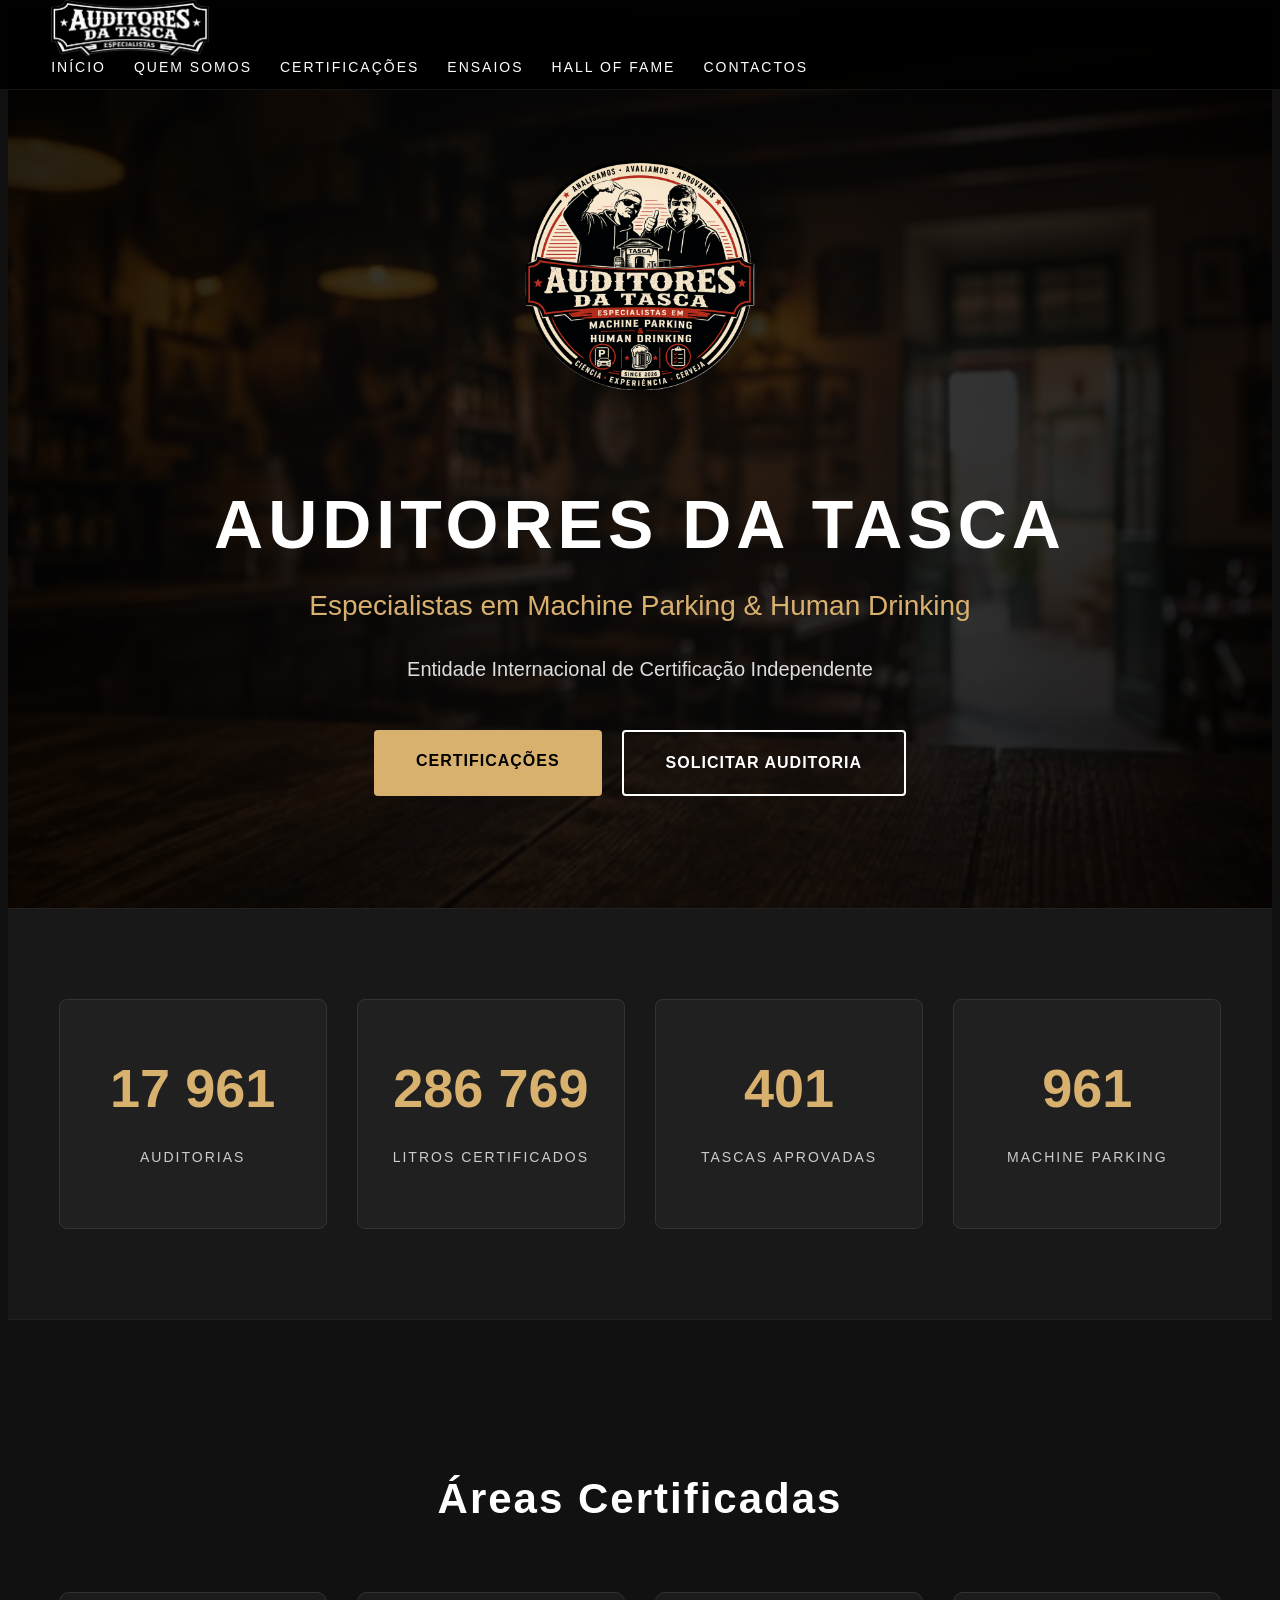
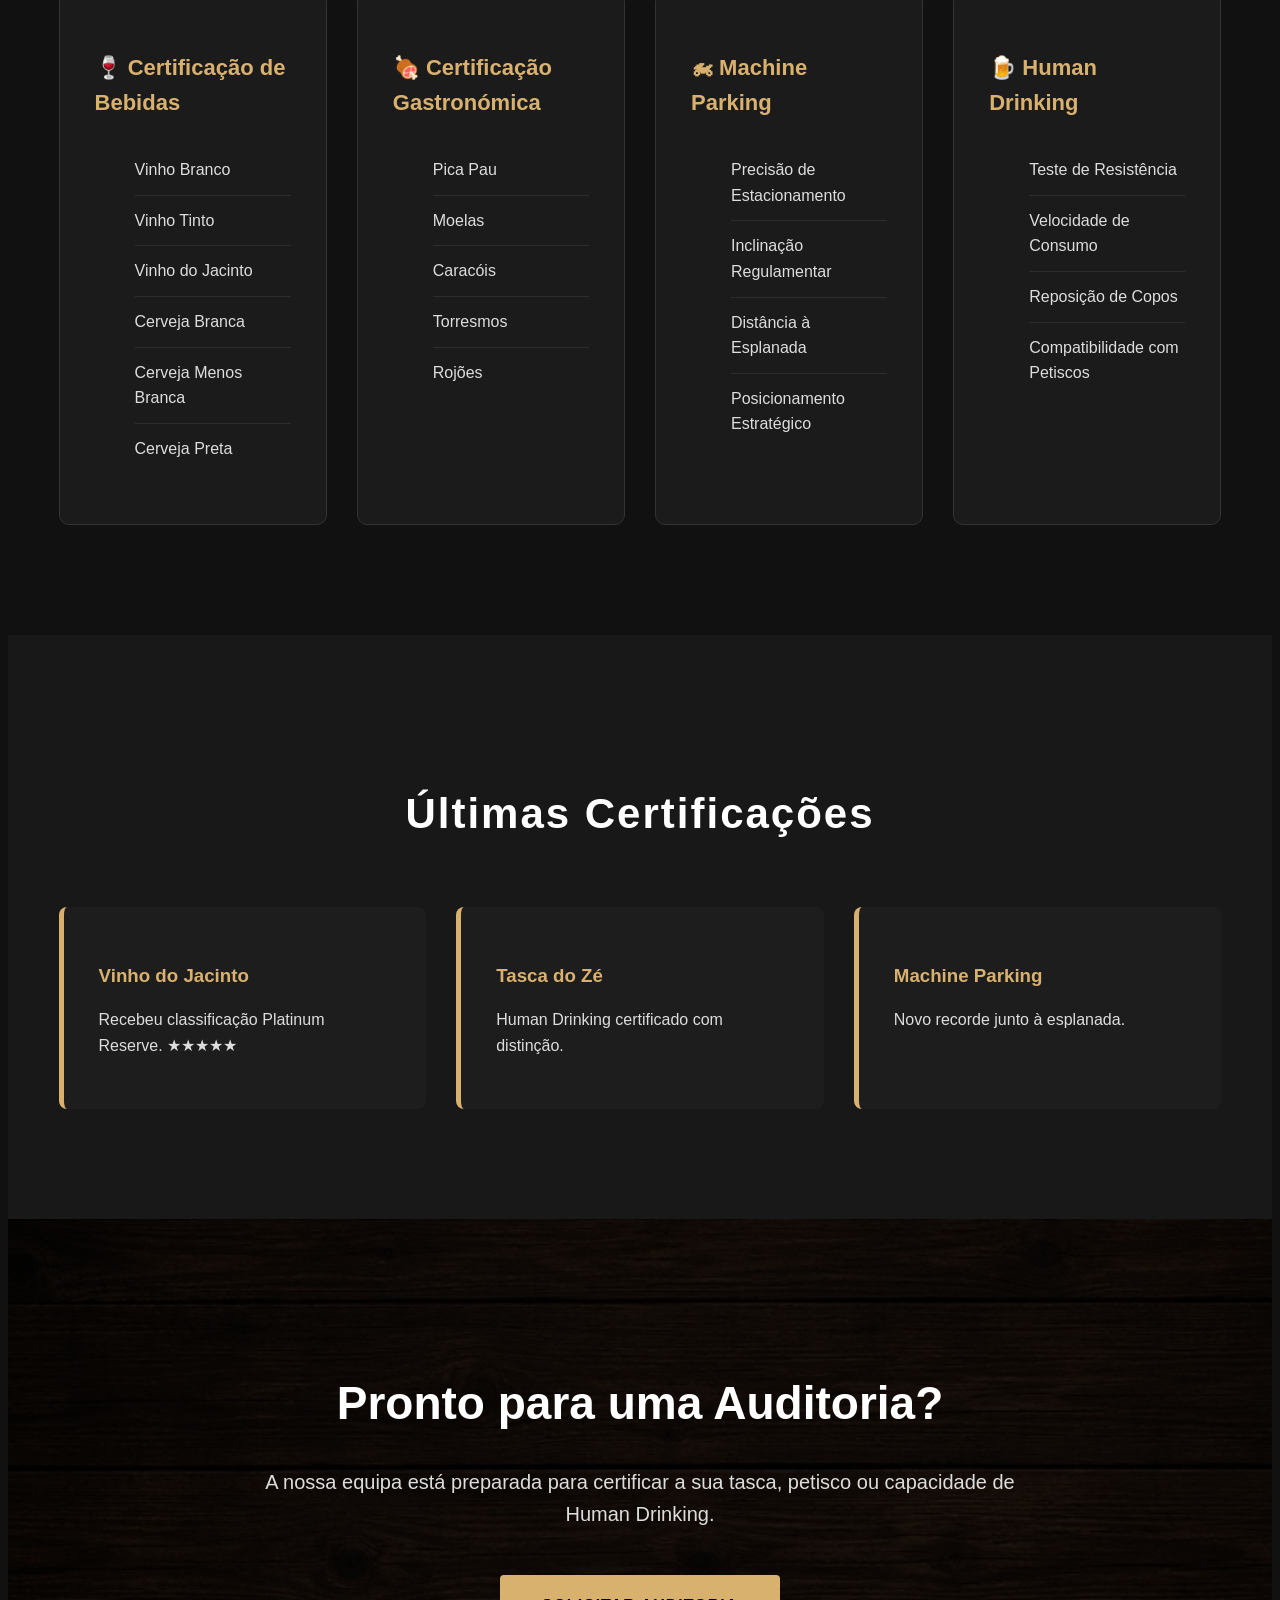
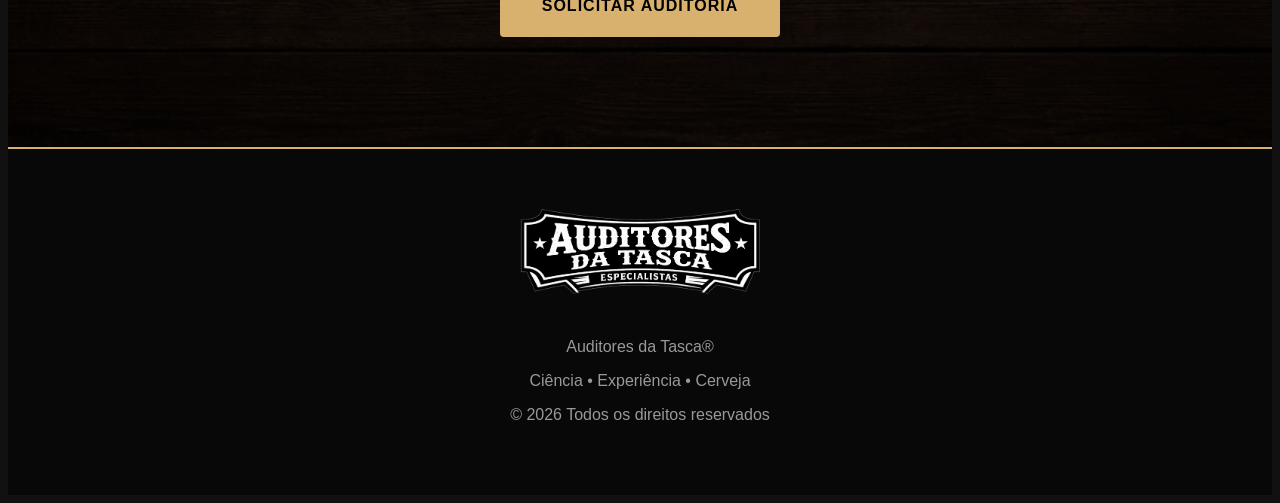
<file: Index.html>
<!DOCTYPE html>
<html lang="pt-PT">

<head>

    <meta charset="UTF-8">
    <meta name="viewport" content="width=device-width, initial-scale=1.0">

    <title>Auditores da Tasca</title>

    <meta name="description" content="Entidade Internacional de Certificação especializada em Machine Parking e Human Drinking.">

    <link rel="stylesheet" href="assets/css/style.css">

</head>

<body>

<header>

    <div class="container">

        <a href="index.html" class="brand">
            <img src="assets/img/logo-horizontal.png" alt="Auditores da Tasca">
        </a>

        <nav>

            <a href="index.html">Início</a>
            <a href="quem-somos.html">Quem Somos</a>
            <a href="certificacoes.html">Certificações</a>
            <a href="ensaios.html">Ensaios</a>
            <a href="hall-of-fame.html">Hall of Fame</a>
            <a href="contactos.html">Contactos</a>

        </nav>

    </div>

</header>


<section class="hero">

    <div class="hero-overlay"></div>

    <div class="hero-content">

        <img src="assets/img/logo-circular.png" class="hero-logo" alt="Logo">

        <h1>AUDITORES DA TASCA</h1>

        <h2>Especialistas em Machine Parking & Human Drinking</h2>

        <p>

            Entidade Internacional de Certificação Independente

        </p>

        <div class="buttons">

            <a href="certificacoes.html" class="btn">
                Certificações
            </a>

            <a href="contactos.html" class="btn btn-outline">
                Solicitar Auditoria
            </a>

        </div>

    </div>

</section>



<section class="stats">

<div class="container">

<div class="stat">

<span class="counter" data-target="18452">0</span>

<p>Auditorias</p>

</div>

<div class="stat">

<span class="counter" data-target="294611">0</span>

<p>Litros Certificados</p>

</div>

<div class="stat">

<span class="counter" data-target="412">0</span>

<p>Tascas Aprovadas</p>

</div>

<div class="stat">

<span class="counter" data-target="987">0</span>

<p>Machine Parking</p>

</div>

</div>

</section>



<section class="section">

<div class="container">

<h2>Áreas Certificadas</h2>

<div class="cards">

<div class="card">

<h3>🍷 Certificação de Bebidas</h3>

<ul>

<li>Vinho Branco</li>
<li>Vinho Tinto</li>
<li>Vinho do Jacinto</li>
<li>Cerveja Branca</li>
<li>Cerveja Menos Branca</li>
<li>Cerveja Preta</li>

</ul>

</div>

<div class="card">

<h3>🍖 Certificação Gastronómica</h3>

<ul>

<li>Pica Pau</li>
<li>Moelas</li>
<li>Caracóis</li>
<li>Torresmos</li>
<li>Rojões</li>

</ul>

</div>

<div class="card">

<h3>🏍 Machine Parking</h3>

<ul>

<li>Precisão de Estacionamento</li>
<li>Inclinação Regulamentar</li>
<li>Distância à Esplanada</li>
<li>Posicionamento Estratégico</li>

</ul>

</div>

<div class="card">

<h3>🍺 Human Drinking</h3>

<ul>

<li>Teste de Resistência</li>
<li>Velocidade de Consumo</li>
<li>Reposição de Copos</li>
<li>Compatibilidade com Petiscos</li>

</ul>

</div>

</div>

</div>

</section>



<section class="section dark">

<div class="container">

<h2>Últimas Certificações</h2>

<div class="news">

<div>

<h3>Vinho do Jacinto</h3>

<p>

Recebeu classificação Platinum Reserve.

★★★★★

</p>

</div>

<div>

<h3>Tasca do Zé</h3>

<p>

Human Drinking certificado com distinção.

</p>

</div>

<div>

<h3>Machine Parking</h3>

<p>

Novo recorde junto à esplanada.

</p>

</div>

</div>

</div>

</section>



<section class="cta">

<div class="container">

<h2>

Pronto para uma Auditoria?

</h2>

<p>

A nossa equipa está preparada para certificar a sua tasca, petisco ou capacidade de Human Drinking.

</p>

<a href="contactos.html" class="btn">

Solicitar Auditoria

</a>

</div>

</section>



<footer>

<div class="container">

<img src="assets/img/logo-horizontal.png" alt="Logo">

<p>

Auditores da Tasca®

</p>

<p>

Ciência • Experiência • Cerveja

</p>

<p>

© 2026 Todos os direitos reservados

</p>

</div>

</footer>


<script src="assets/js/main.js"></script>

</body>

</html>
</file>
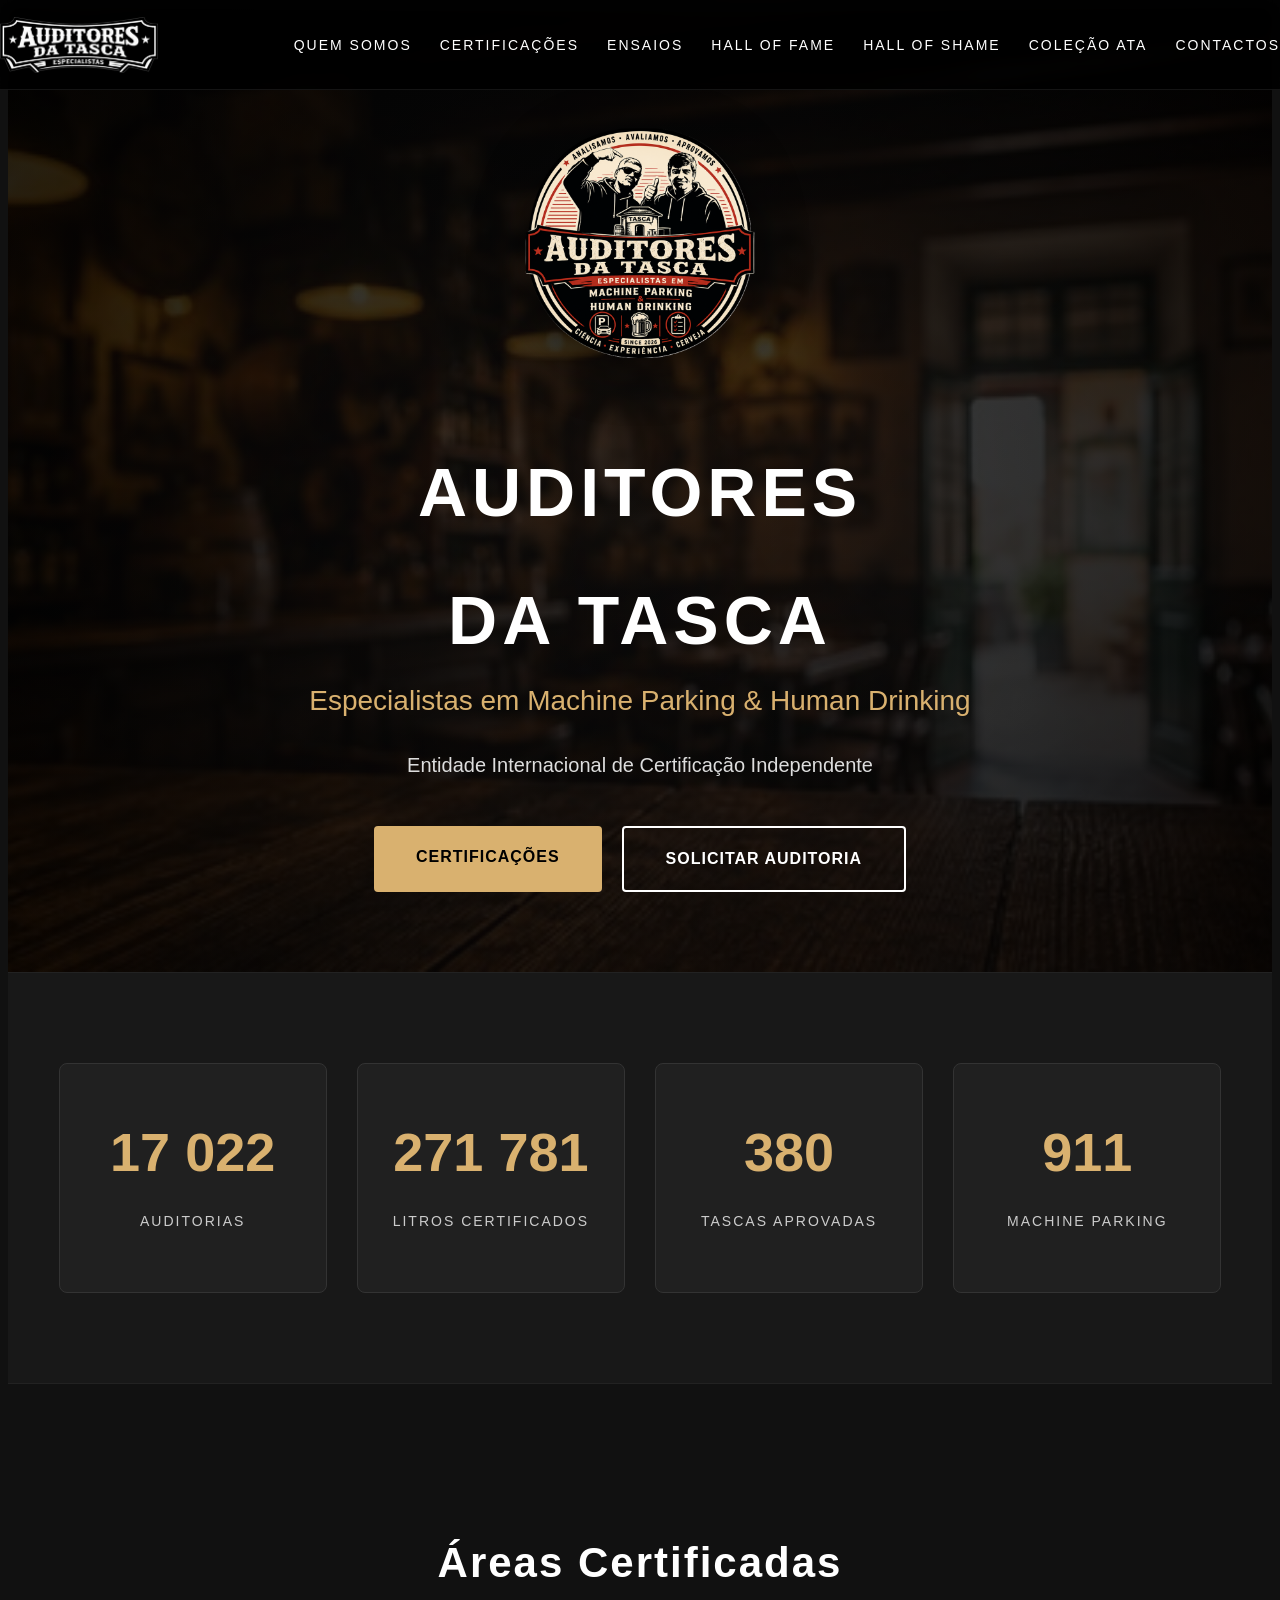
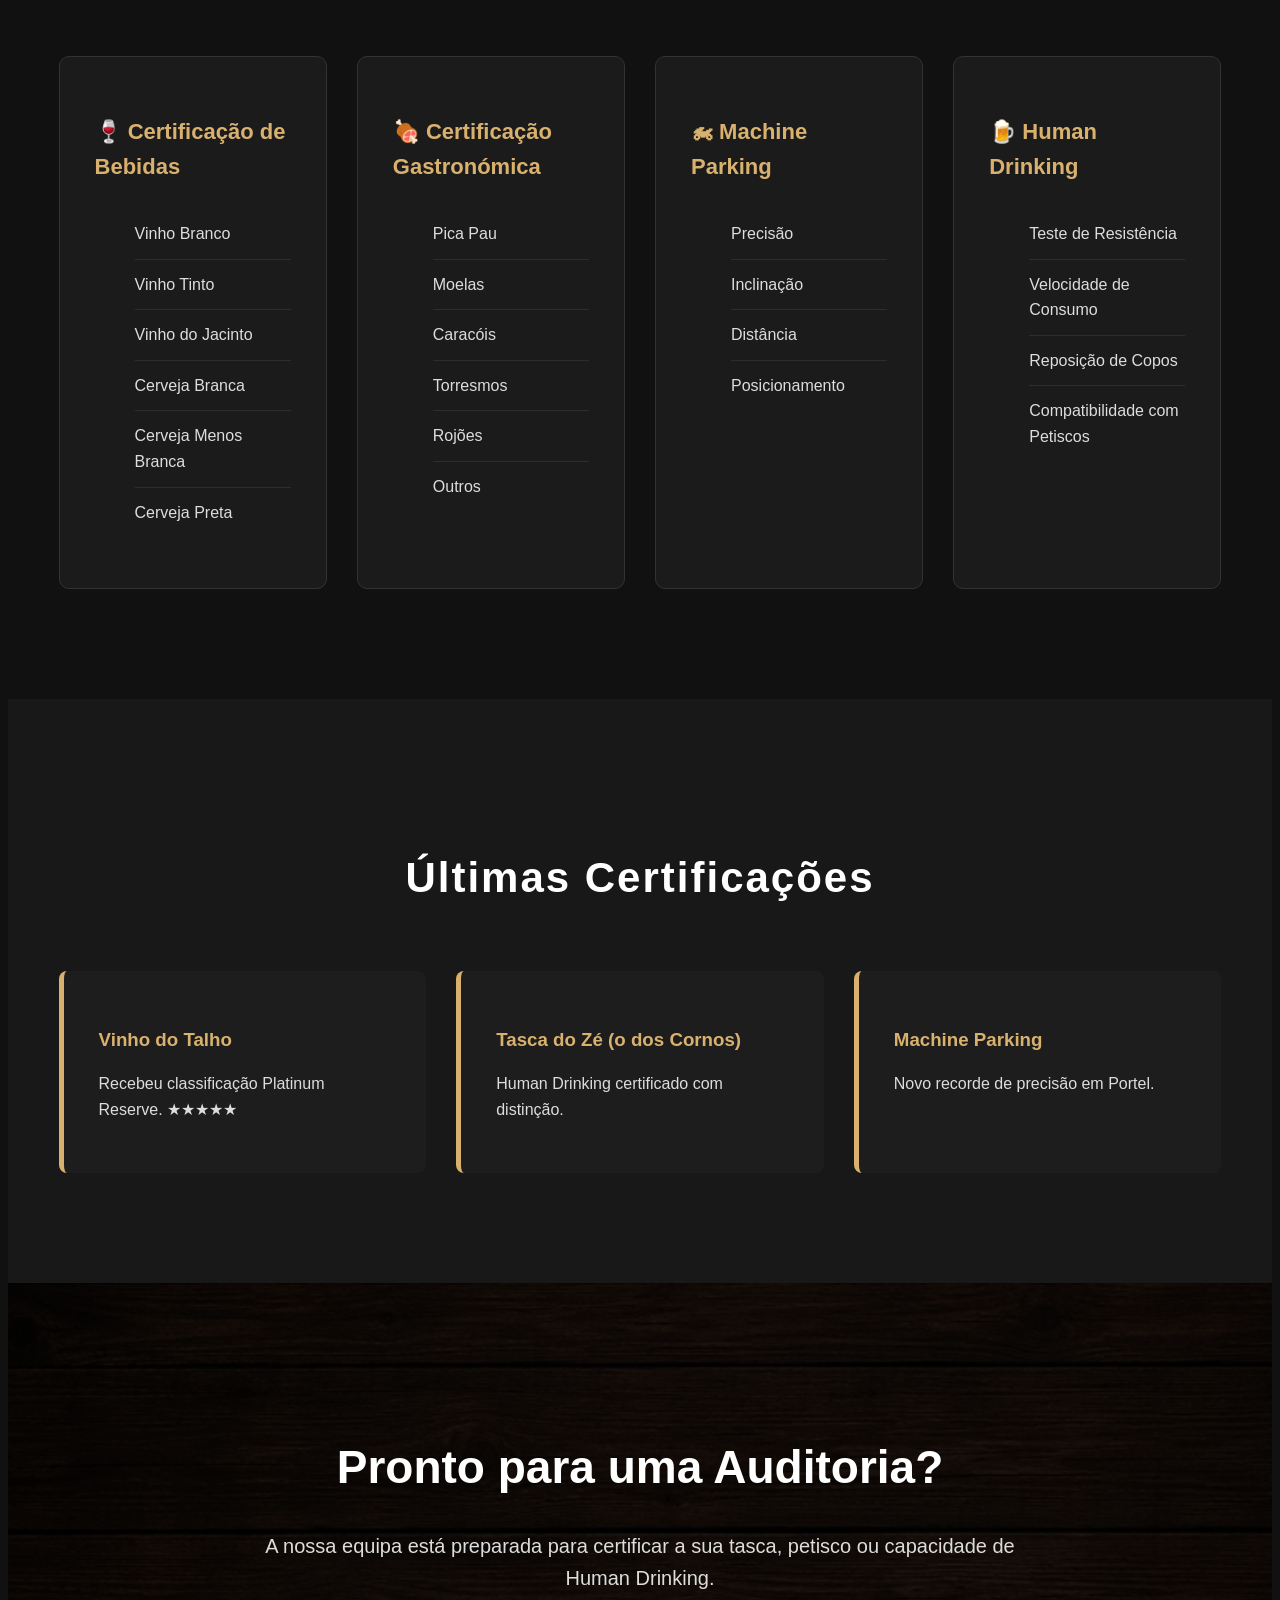
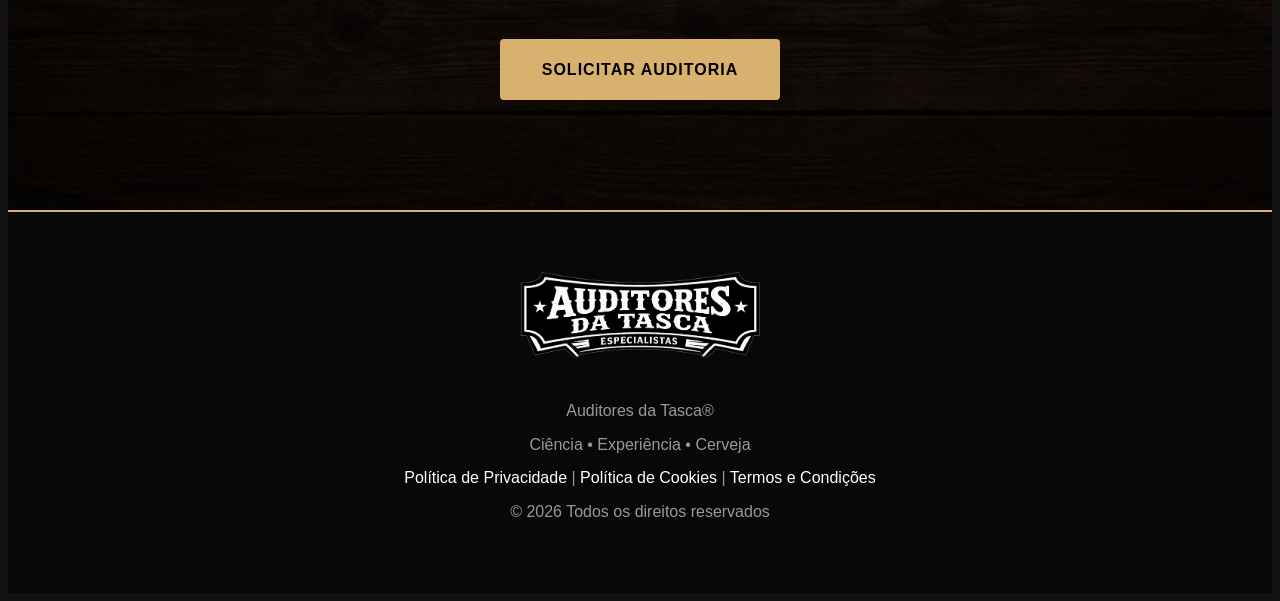
<file: index.html>
<!DOCTYPE html>
<html lang="pt-PT">

<head>

    <meta charset="UTF-8">
    <meta name="viewport" content="width=device-width, initial-scale=1.0">

    <title>Auditores da Tasca</title>

    <meta name="description" content="Entidade Internacional de Certificação especializada em Machine Parking e Human Drinking.">
    <link rel="icon" href="favicon.ico" type="image/x-icon">
    <link rel="stylesheet" href="assets/css/style.css">

</head>

<body>

<header>

    <div class="container header-wrapper">

        <a href="index.html" class="brand">
            <img src="assets/img/logo-horizontal.png" alt="Auditores da Tasca">
        </a>

        <nav id="mainNav">

            <a href="quem-somos.html">Quem Somos</a>
            <a href="certificacoes.html">Certificações</a>
            <a href="ensaios.html">Ensaios</a>
            <a href="hall-of-fame.html">Hall of Fame</a>
            <a href="hall-of-shame.html">Hall of Shame</a>
            <a href="merchandising.html">Coleção ATA</a>
            <a href="contactos.html">Contactos</a>

        </nav>

    </div>

</header>

<section class="hero">

    <div class="hero-overlay"></div>

    <div class="hero-content">

        <img src="assets/img/logo-circular.png" class="hero-logo" alt="Logo">

        <h1>AUDITORES</h1>
        <h1>DA TASCA</h1>

        <h2>Especialistas em Machine Parking & Human Drinking</h2>

        <p>

            Entidade Internacional de Certificação Independente

        </p>

        <div class="buttons">

            <a href="certificacoes.html" class="btn">
                Certificações
            </a>

            <a href="contactos.html" class="btn btn-outline">
                Solicitar Auditoria
            </a>

        </div>

    </div>

</section>



<section class="stats">

<div class="container">

<div class="stat">

<span class="counter" data-target="18452">0</span>

<p>Auditorias</p>

</div>

<div class="stat">

<span class="counter" data-target="294611">0</span>

<p>Litros Certificados</p>

</div>

<div class="stat">

<span class="counter" data-target="412">0</span>

<p>Tascas Aprovadas</p>

</div>

<div class="stat">

<span class="counter" data-target="987">0</span>

<p>Machine Parking</p>

</div>

</div>

</section>



<section class="section">

<div class="container">

<h2>Áreas Certificadas</h2>

<div class="cards">

<div class="card">

<h3>🍷 Certificação de Bebidas</h3>

<ul>

<li>Vinho Branco</li>
<li>Vinho Tinto</li>
<li>Vinho do Jacinto</li>
<li>Cerveja Branca</li>
<li>Cerveja Menos Branca</li>
<li>Cerveja Preta</li>

</ul>

</div>

<div class="card">

<h3>🍖 Certificação Gastronómica</h3>

<ul>

<li>Pica Pau</li>
<li>Moelas</li>
<li>Caracóis</li>
<li>Torresmos</li>
<li>Rojões</li>
<li>Outros</li>

</ul>

</div>

<div class="card">

<h3>🏍 Machine Parking</h3>

<ul>

<li>Precisão</li>
<li>Inclinação</li>
<li>Distância</li>
<li>Posicionamento</li>

</ul>

</div>

<div class="card">

<h3>🍺 Human Drinking</h3>

<ul>

<li>Teste de Resistência</li>
<li>Velocidade de Consumo</li>
<li>Reposição de Copos</li>
<li>Compatibilidade com Petiscos</li>

</ul>

</div>

</div>

</div>

</section>



<section class="section dark">

<div class="container">

<h2>Últimas Certificações</h2>

<div class="news">

<div>

<h3>Vinho do Talho</h3>

<p>

Recebeu classificação Platinum Reserve.

★★★★★

</p>

</div>

<div>

<h3>Tasca do Zé (o dos Cornos)</h3>

<p>

Human Drinking certificado com distinção.

</p>

</div>

<div>

<h3>Machine Parking</h3>

<p>

Novo recorde de precisão em Portel.

</p>

</div>

</div>

</div>

</section>



<section class="cta">

<div class="container">

<h2>

Pronto para uma Auditoria?

</h2>

<p>

A nossa equipa está preparada para certificar a sua tasca, petisco ou capacidade de Human Drinking.

</p>

<a href="contactos.html" class="btn">

Solicitar Auditoria

</a>

</div>

</section>



<footer>

<div class="container">

<img src="assets/img/logo-horizontal.png" alt="Logo">

<p>

Auditores da Tasca®

</p>

<p>

Ciência • Experiência • Cerveja

</p>

<p>
<a href="privacidade.html">Política de Privacidade</a> |
<a href="cookies.html">Política de Cookies</a> |
<a href="termos.html">Termos e Condições</a>
</p>
    
<p>

© 2026 Todos os direitos reservados

</p>

</div>

</footer>
    


<script src="assets/js/main.js"></script>

</body>

</html>
</file>
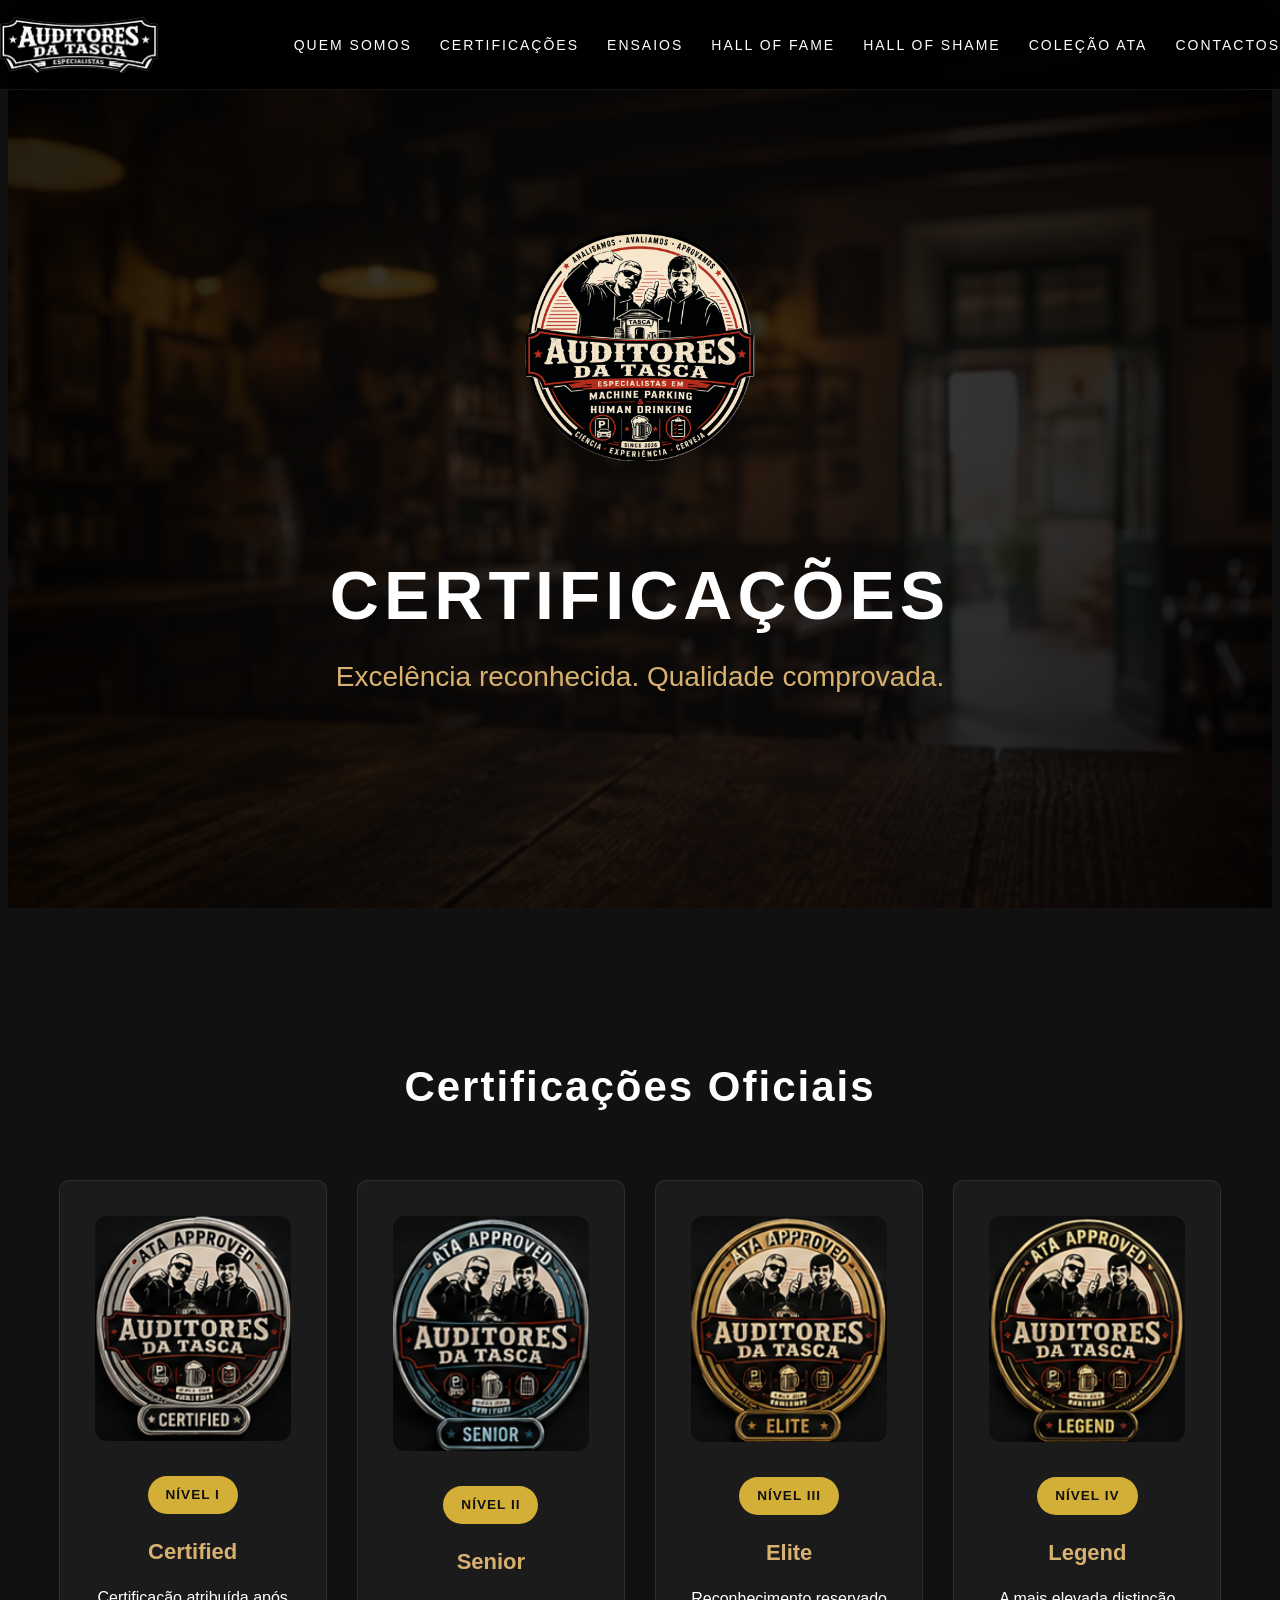
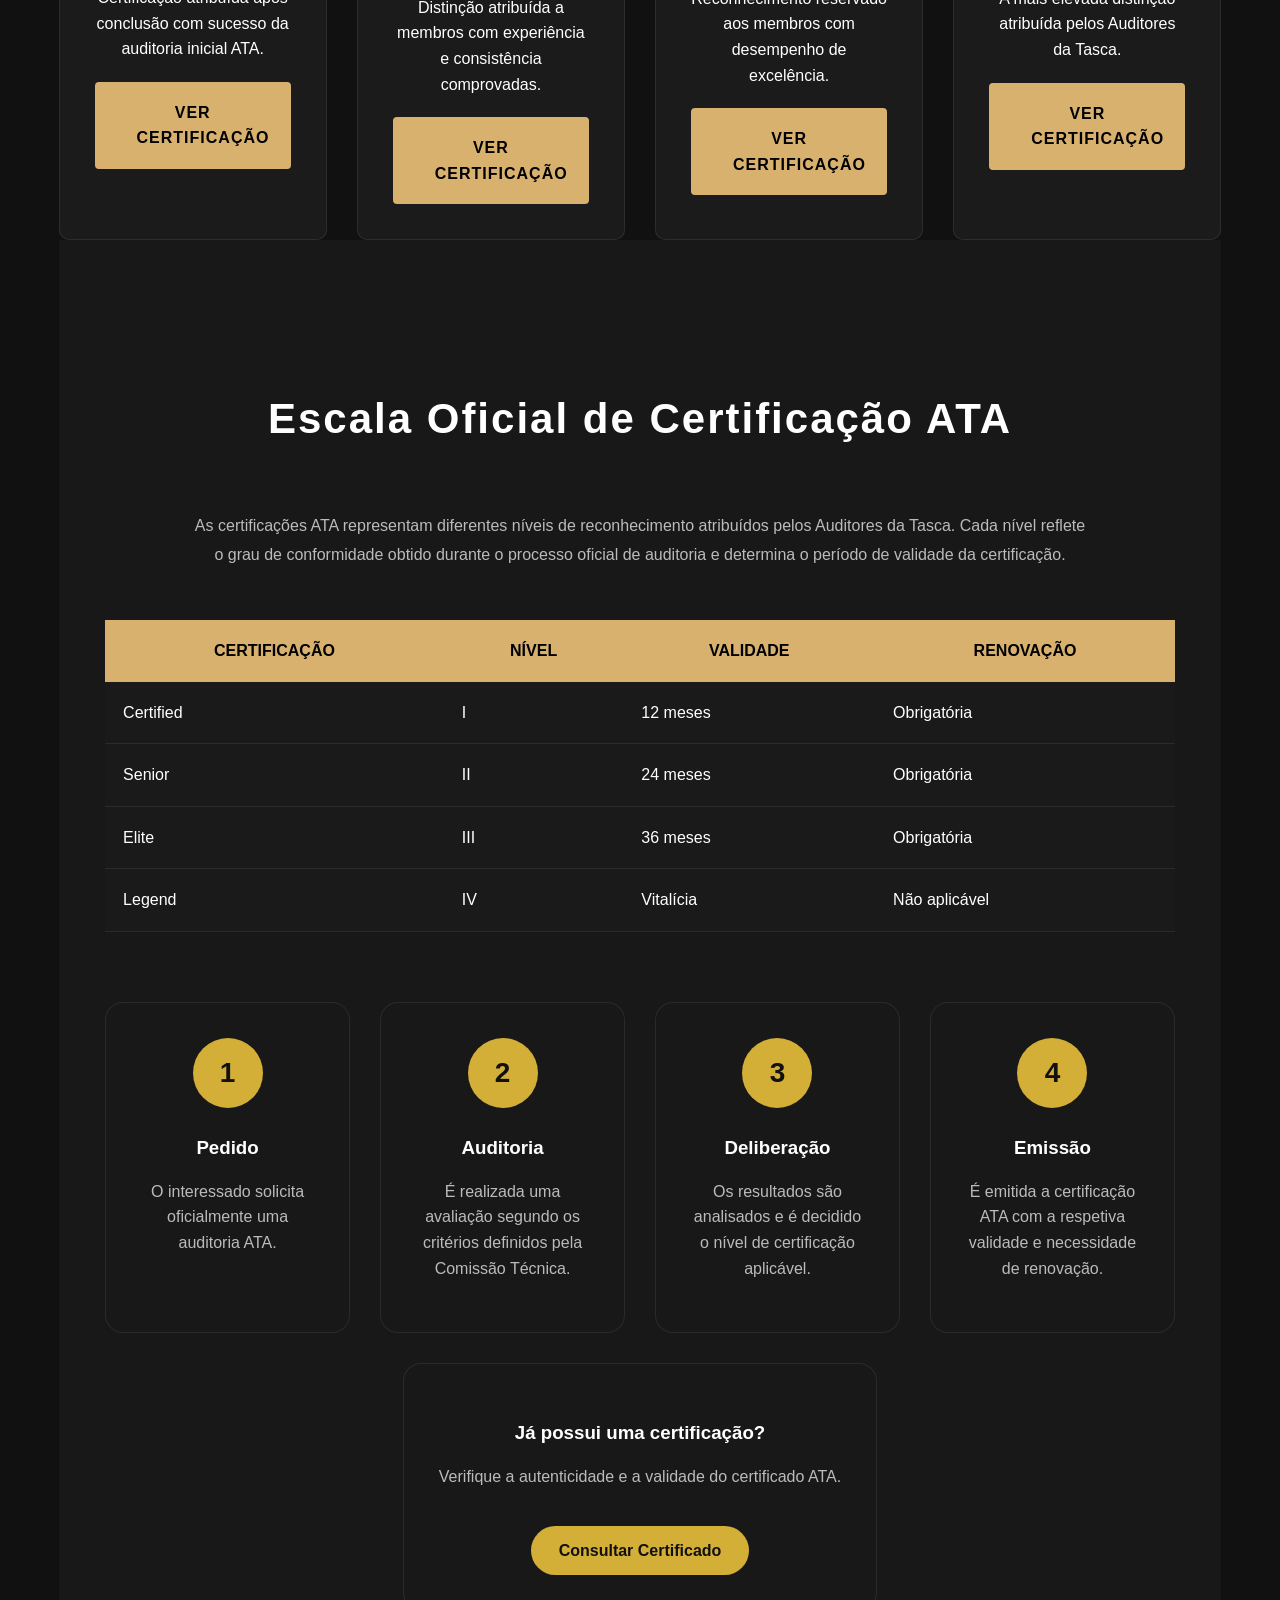
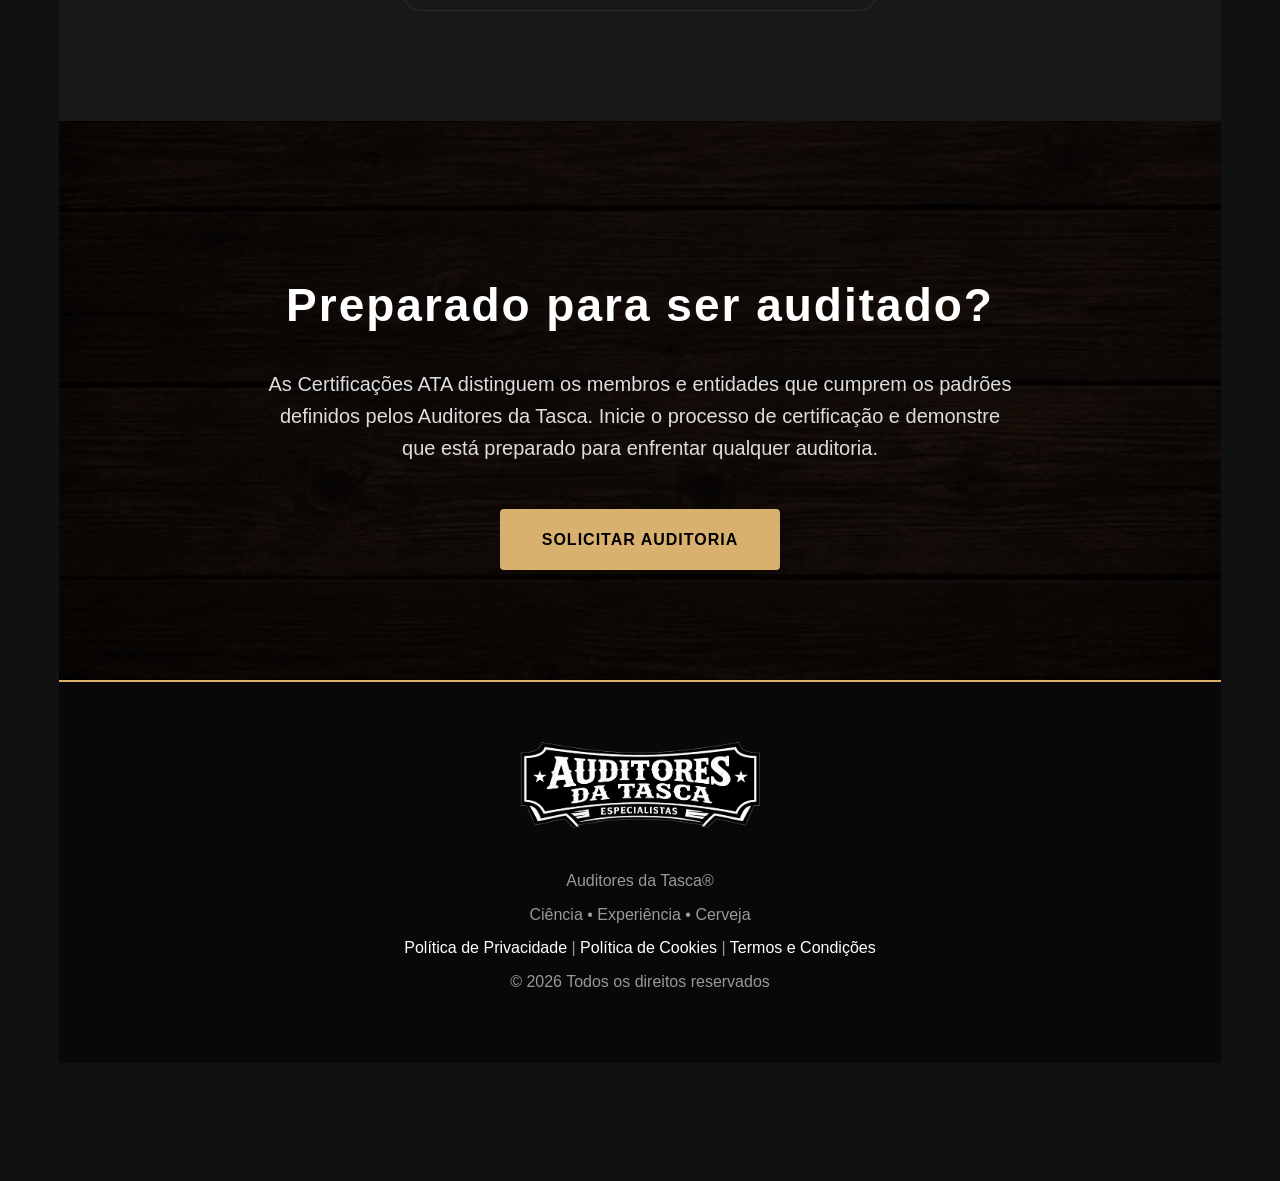
<file: certificacoes.html>
<!DOCTYPE html>
<html lang="pt-PT">

<head>

<meta charset="UTF-8">
<meta name="viewport" content="width=device-width, initial-scale=1.0">

<title>Certificações | Auditores da Tasca</title>
<link rel="icon" href="/favicon.ico" type="image/x-icon">
  
<link rel="stylesheet" href="assets/css/style.css">

</head>

<body>

<header>

    <div class="container header-wrapper">

        <a href="index.html" class="brand">
            <img src="assets/img/logo-horizontal.png" alt="Auditores da Tasca">
        </a>

        <nav id="mainNav">

            <a href="quem-somos.html">Quem Somos</a>
            <a href="certificacoes.html">Certificações</a>
            <a href="ensaios.html">Ensaios</a>
            <a href="hall-of-fame.html">Hall of Fame</a>
            <a href="hall-of-shame.html">Hall of Shame</a>
            <a href="merchandising.html">Coleção ATA</a>
            <a href="contactos.html">Contactos</a>

        </nav>

    </div>

</header>

<section class="hero">

<div class="hero-overlay"></div>

<div class="hero-content">

<img src="assets/img/logo-circular.png" class="hero-logo" alt="Logo">

<h1>CERTIFICAÇÕES</h1>

<h2>Excelência reconhecida. Qualidade comprovada.</h2>

</div>

</section>

<section class="section">

<div class="container">

<h2>Certificações Oficiais</h2>

<div class="cards">

    <!-- CERTIFIED -->

    <div class="card certification-card">

        <img src="assets/img/certified.png" class="cert-img" alt="Certified Auditor">

        <span class="badge">NÍVEL I</span>

        <h3>Certified</h3>

        <p>
            Certificação atribuída após conclusão com sucesso da auditoria inicial ATA.
        </p>

        <a href="javascript:void(0)" class="btn" onclick="toggleCert('cert1')">
            Ver Certificação
        </a>

    </div>

    <!-- SENIOR -->

    <div class="card certification-card">

        <img src="assets/img/senior.png" class="cert-img" alt="Senior Auditor">

        <span class="badge">NÍVEL II</span>

        <h3>Senior</h3>

        <p>
            Distinção atribuída a membros com experiência e consistência comprovadas.
        </p>

        <a href="javascript:void(0)" class="btn" onclick="toggleCert('cert2')">
            Ver Certificação
        </a>

    </div>

    <!-- ELITE -->

    <div class="card certification-card">

        <img src="assets/img/elite.png" class="cert-img" alt="Elite Auditor">

        <span class="badge">NÍVEL III</span>

        <h3>Elite</h3>

        <p>
            Reconhecimento reservado aos membros com desempenho de excelência.
        </p>

        <a href="javascript:void(0)" class="btn" onclick="toggleCert('cert3')">
            Ver Certificação
        </a>

    </div>

    <!-- LEGEND -->

    <div class="card certification-card">

        <img src="assets/img/legend.png" class="cert-img" alt="Legend Auditor">

        <span class="badge">NÍVEL IV</span>

        <h3>Legend</h3>

        <p>
            A mais elevada distinção atribuída pelos Auditores da Tasca.
        </p>

        <a href="javascript:void(0)" class="btn" onclick="toggleCert('cert4')">
            Ver Certificação
        </a>

    </div>

</div>

<!-- ========================= -->

<div id="cert1" class="cert-panel">

<h3>Certified</h3>

<p><strong>Estado:</strong> Certificação Oficial ATA</p>

<p>

Certificação atribuída após conclusão favorável do processo oficial de auditoria.

</p>

<ul>

<li>Auditoria concluída com sucesso.</li>

<li>Aprovação da Comissão Técnica.</li>

<li>Conformidade com os requisitos ATA.</li>

</ul>

<p><strong>Validade:</strong> 12 meses</p>

<p><strong>Renovação:</strong> Obrigatória</p>

<a href="contactos.html" class="btn">

Solicitar Auditoria

</a>

</div>

<!-- ========================= -->

<div id="cert2" class="cert-panel">

<h3>Senior</h3>

<p><strong>Estado:</strong> Certificação Oficial ATA</p>

<p>

Reconhecimento atribuído a membros que demonstram experiência consistente.

</p>

<ul>

<li>Auditoria aprovada.</li>

<li>Experiência comprovada.</li>

<li>Conformidade contínua.</li>

</ul>

<p><strong>Validade:</strong> 24 meses</p>

<p><strong>Renovação:</strong> Obrigatória</p>

<a href="contactos.html" class="btn">

Solicitar Auditoria

</a>

</div>

<!-- ========================= -->

<div id="cert3" class="cert-panel">

<h3>Elite</h3>

<p><strong>Estado:</strong> Certificação Oficial ATA</p>

<p>

Nível reservado a membros com desempenho de excelência.

</p>

<ul>

<li>Auditorias sucessivas aprovadas.</li>

<li>Reconhecimento da Comissão ATA.</li>

<li>Elevado padrão técnico.</li>

</ul>

<p><strong>Validade:</strong> 36 meses</p>

<p><strong>Renovação:</strong> Obrigatória</p>

<a href="contactos.html" class="btn">

Solicitar Auditoria

</a>

</div>

<!-- ========================= -->

<div id="cert4" class="cert-panel">

<h3>Legend</h3>

<p><strong>Estado:</strong> Certificação Exclusiva ATA</p>

<p>

Distinção atribuída excecionalmente pela Comissão Técnica dos Auditores da Tasca.

</p>

<ul>

<li>Nomeação exclusiva.</li>

<li>Reconhecimento excecional.</li>

<li>Deliberação da Comissão.</li>

</ul>

<p><strong>Validade:</strong> Vitalícia</p>

<p><strong>Renovação:</strong> Não aplicável.</p>

<a href="contactos.html" class="btn">

Solicitar Auditoria

</a>

</div>

<section class="section dark">

<div class="container">

<h2>Escala Oficial de Certificação ATA</h2>

<p class="section-intro">

As certificações ATA representam diferentes níveis de reconhecimento atribuídos pelos Auditores da Tasca. Cada nível reflete o grau de conformidade obtido durante o processo oficial de auditoria e determina o período de validade da certificação.

</p>

<table class="cert-table">

<thead>

<tr>

<th>Certificação</th>

<th>Nível</th>

<th>Validade</th>

<th>Renovação</th>

</tr>

</thead>

<tbody>

<tr>

<td>Certified</td>

<td>I</td>

<td>12 meses</td>

<td>Obrigatória</td>

</tr>

<tr>

<td>Senior</td>

<td>II</td>

<td>24 meses</td>

<td>Obrigatória</td>

</tr>

<tr>

<td>Elite</td>

<td>III</td>

<td>36 meses</td>

<td>Obrigatória</td>

</tr>

<tr>

<td>Legend</td>

<td>IV</td>

<td>Vitalícia</td>

<td>Não aplicável</td>

</tr>

</tbody>

</table>

<div class="process-grid">

<div class="process-card">

<div class="process-number">1</div>

<h3>Pedido</h3>

<p>

O interessado solicita oficialmente uma auditoria ATA.

</p>

</div>

<div class="process-card">

<div class="process-number">2</div>

<h3>Auditoria</h3>

<p>

É realizada uma avaliação segundo os critérios definidos pela Comissão Técnica.

</p>

</div>

<div class="process-card">

<div class="process-number">3</div>

<h3>Deliberação</h3>

<p>

Os resultados são analisados e é decidido o nível de certificação aplicável.

</p>

</div>

<div class="process-card">

<div class="process-number">4</div>

<h3>Emissão</h3>

<p>

É emitida a certificação ATA com a respetiva validade e necessidade de renovação.

</p>

</div>
<div class="process-card process-card-full">
    <h3>Já possui uma certificação?</h3>
    <p>Verifique a autenticidade e a validade do certificado ATA.</p>

    <a href="verificar-certificacao.html" class="process-button">
        Consultar Certificado
    </a>
</div>
</div>
  

</section>

<section class="cta">

<div class="container">

<h2>Preparado para ser auditado?</h2>

<p>

As Certificações ATA distinguem os membros e entidades que cumprem os padrões definidos pelos Auditores da Tasca. Inicie o processo de certificação e demonstre que está preparado para enfrentar qualquer auditoria.

</p>

<a href="contactos.html" class="btn">

Solicitar Auditoria

</a>

</div>

</section>

<footer>

<div class="container">

<img src="assets/img/logo-horizontal.png" alt="Logo">

<p>

Auditores da Tasca®

</p>

<p>

Ciência • Experiência • Cerveja

</p>

<p>
<a href="privacidade.html">Política de Privacidade</a> |
<a href="cookies.html">Política de Cookies</a> |
<a href="termos.html">Termos e Condições</a>
</p>
    
<p>

© 2026 Todos os direitos reservados

</p>

</div>

</footer>

<script src="assets/js/main.js"></script>

</body>

</html>
</file>
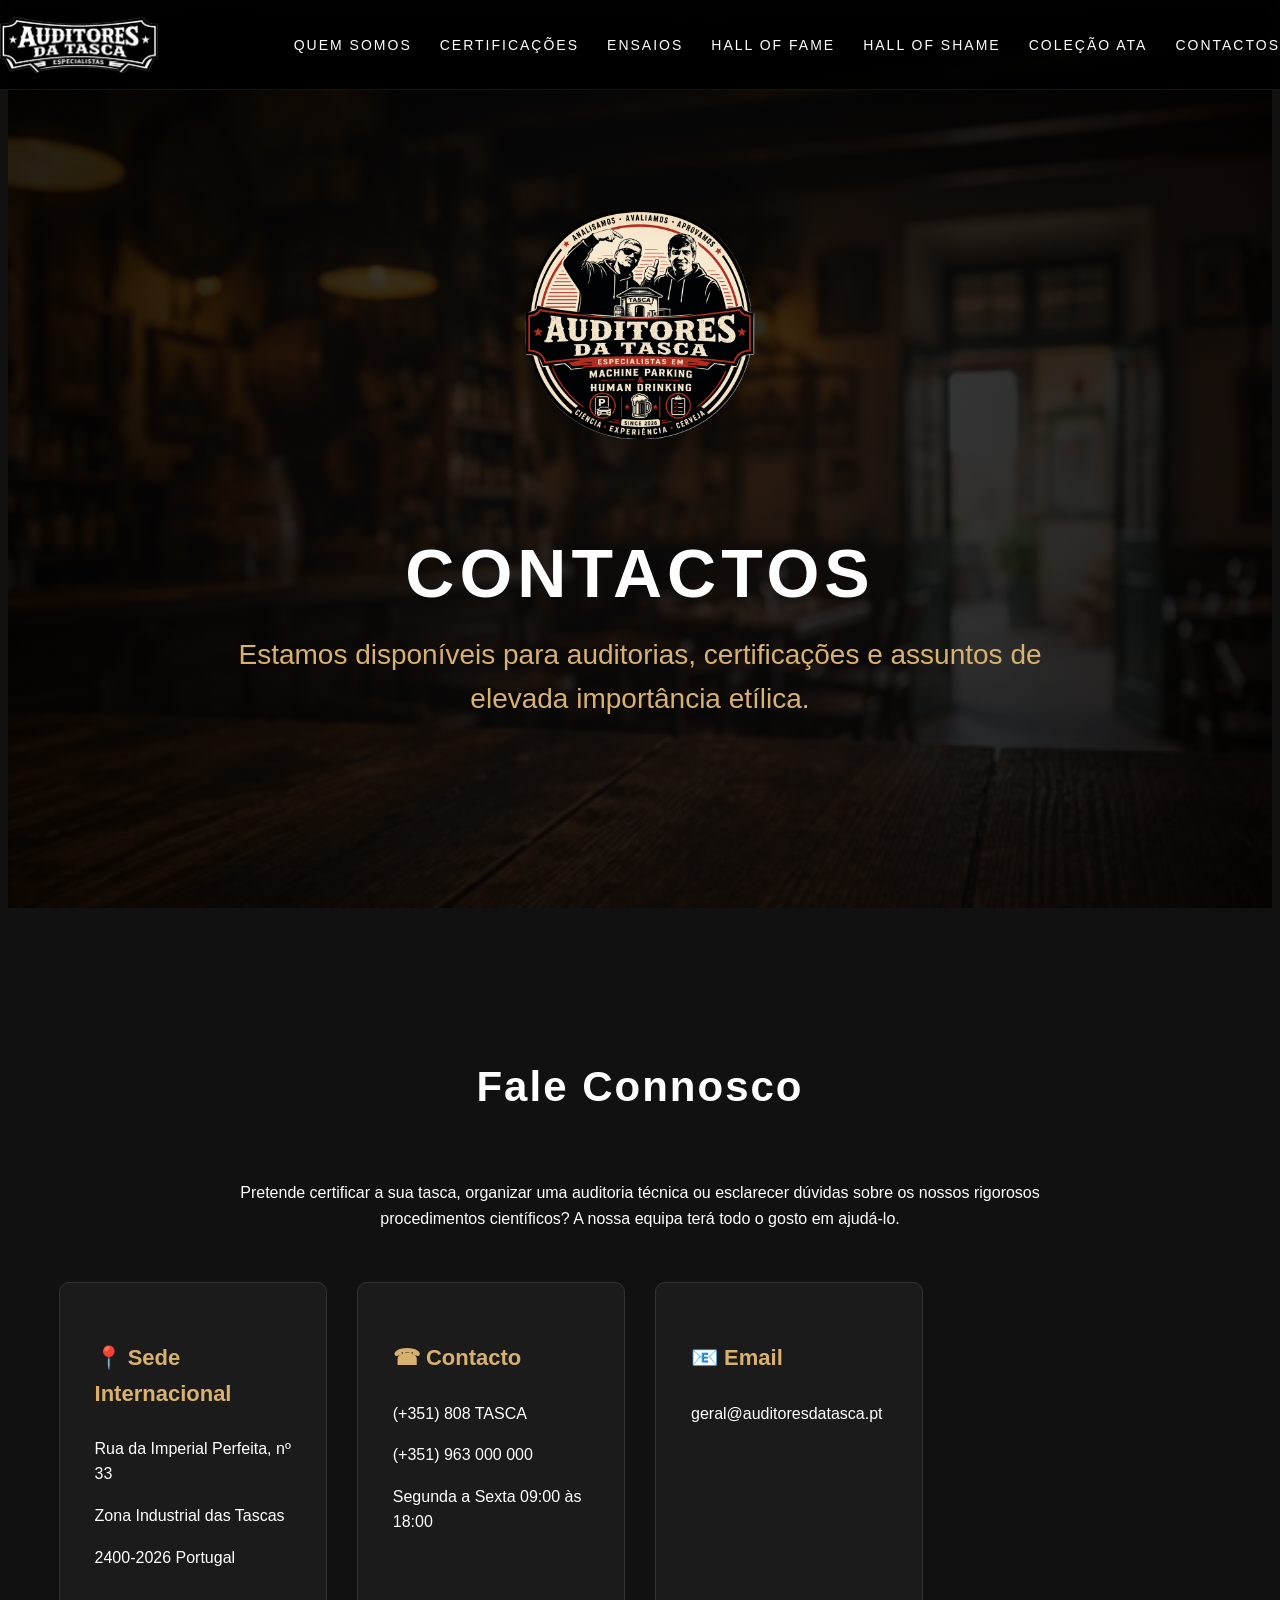
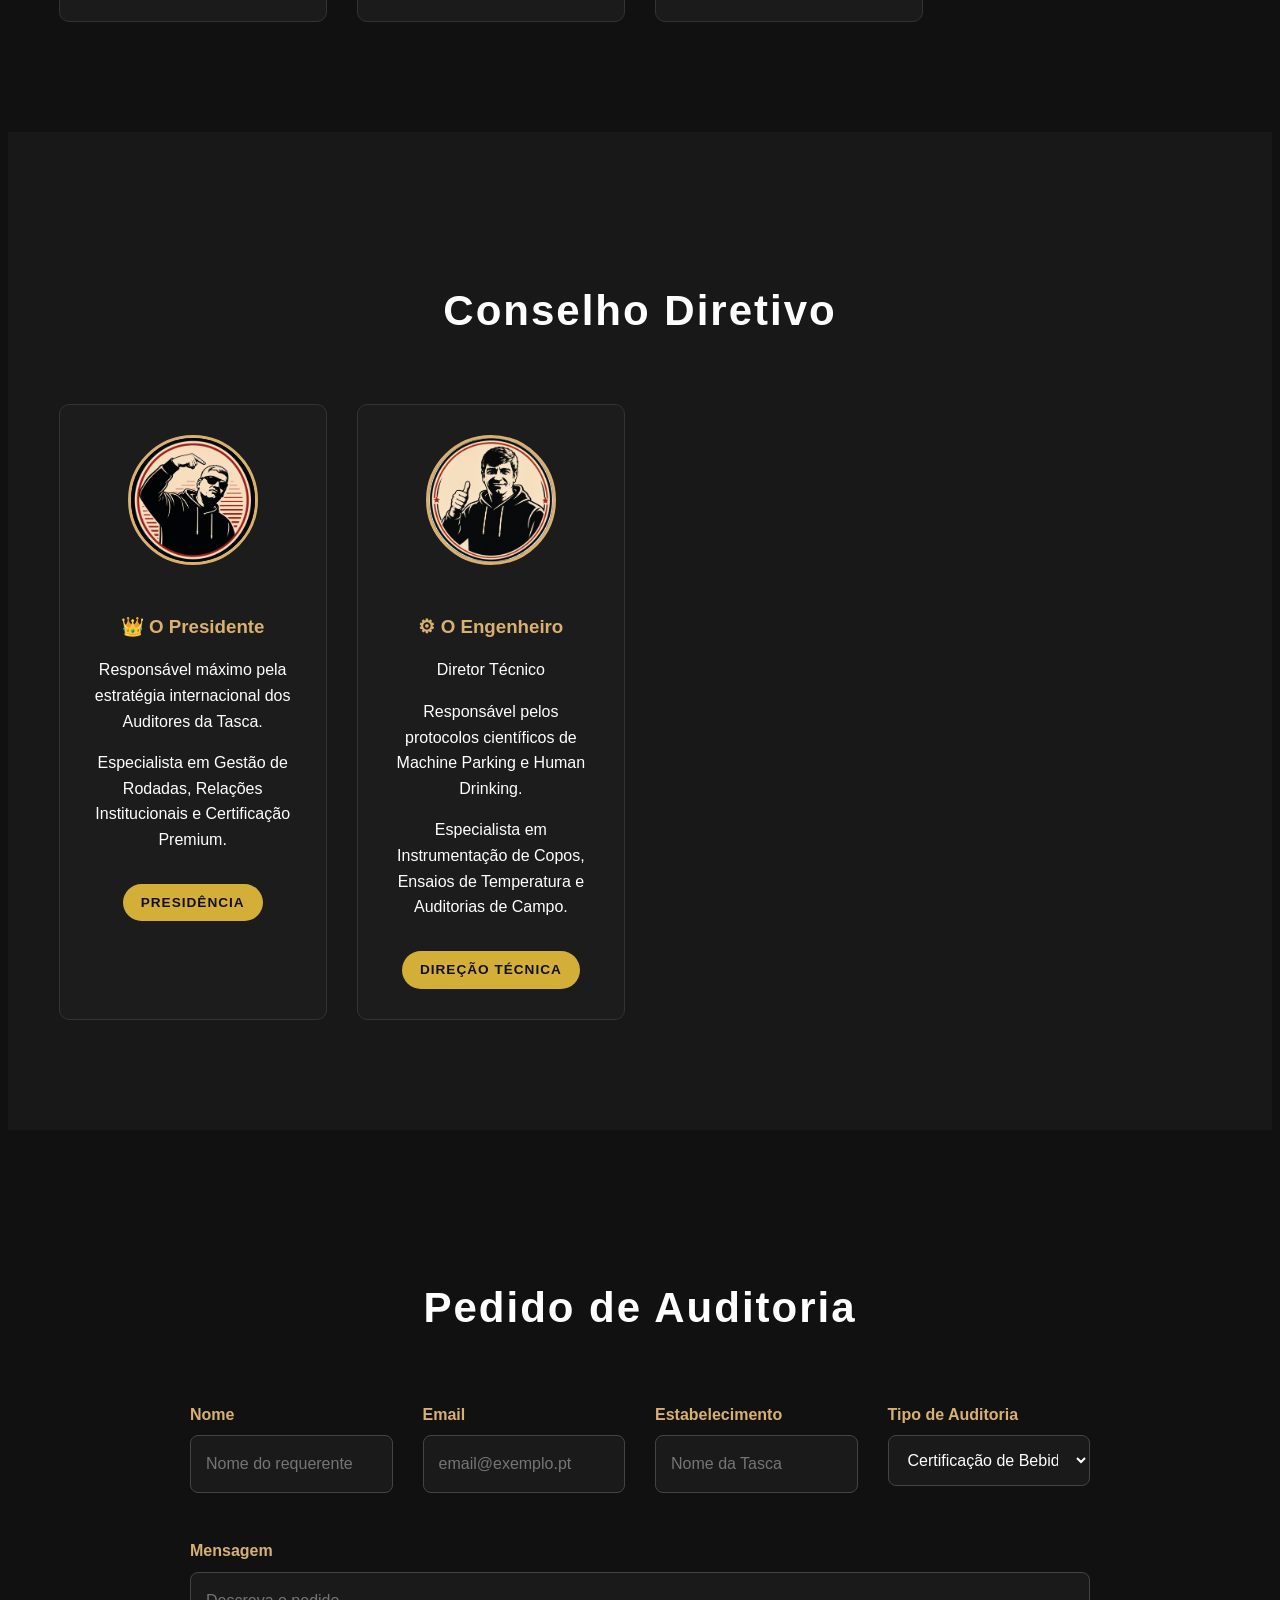
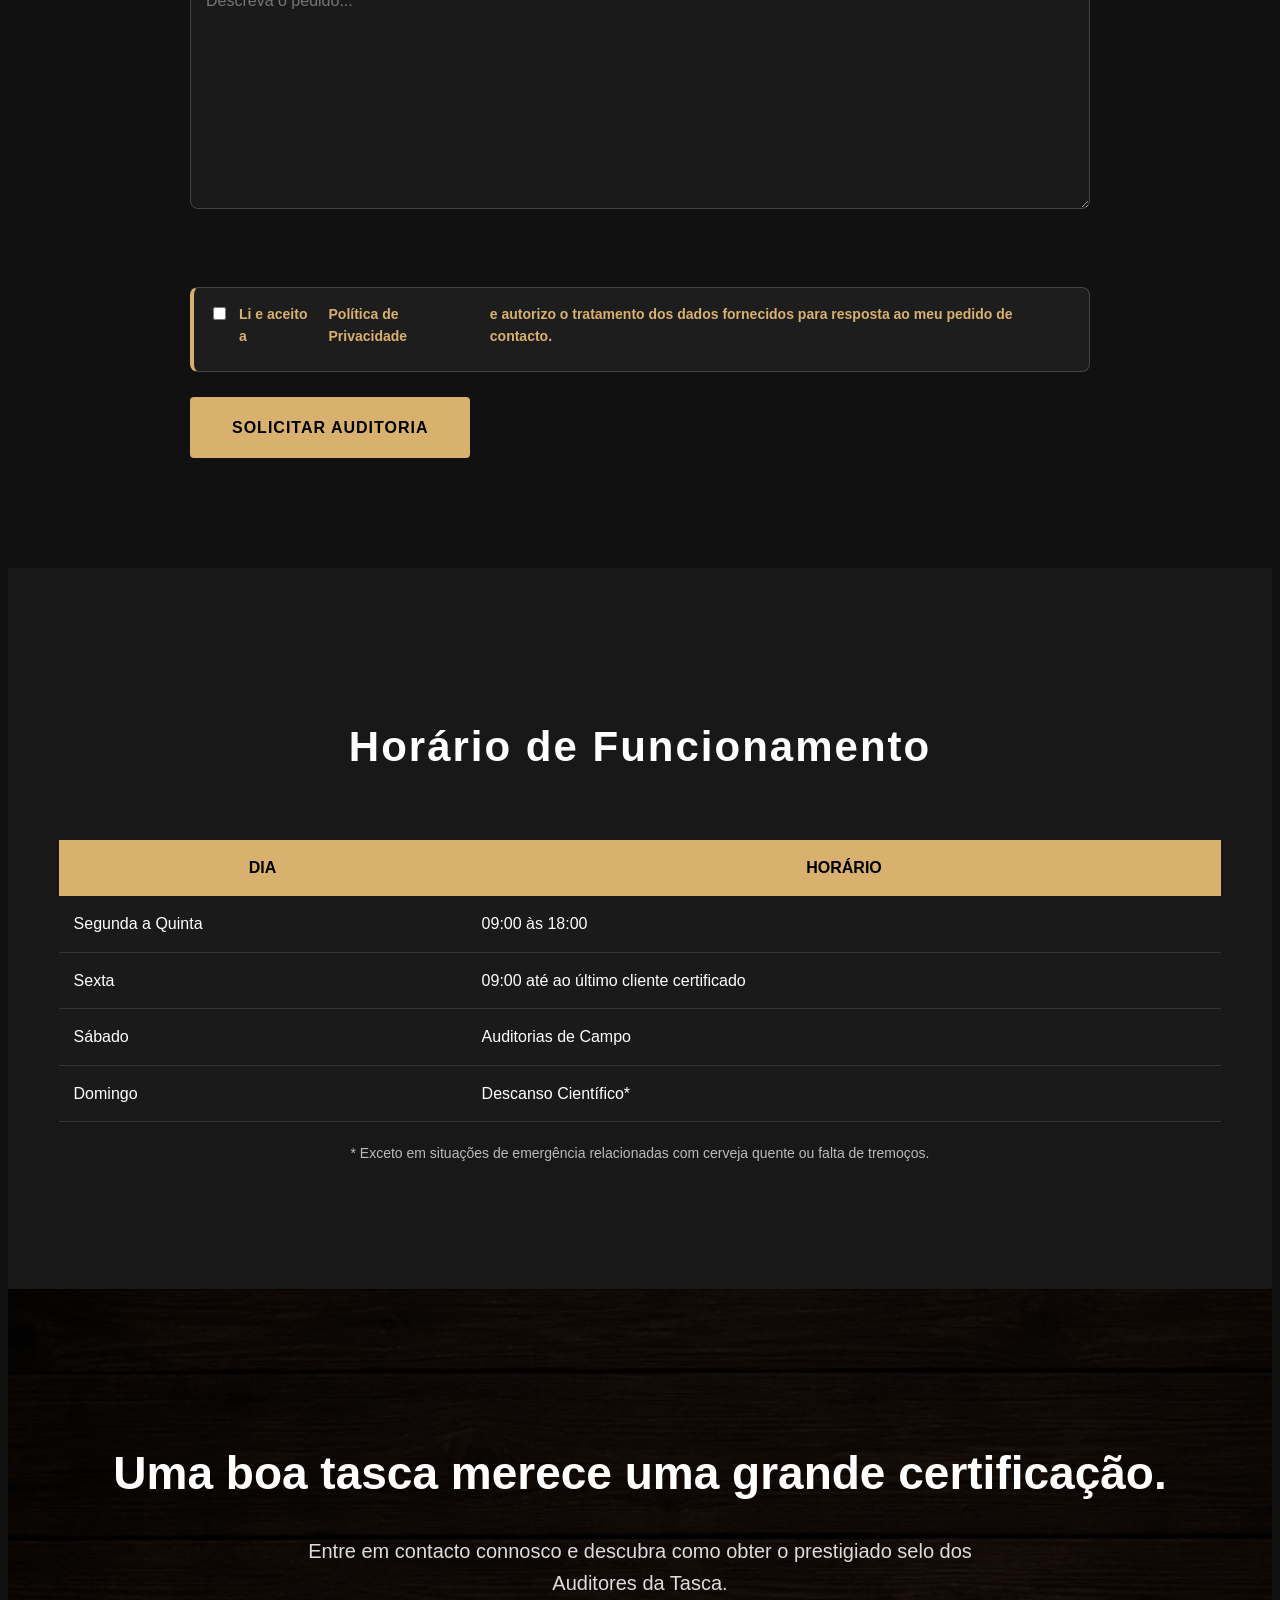
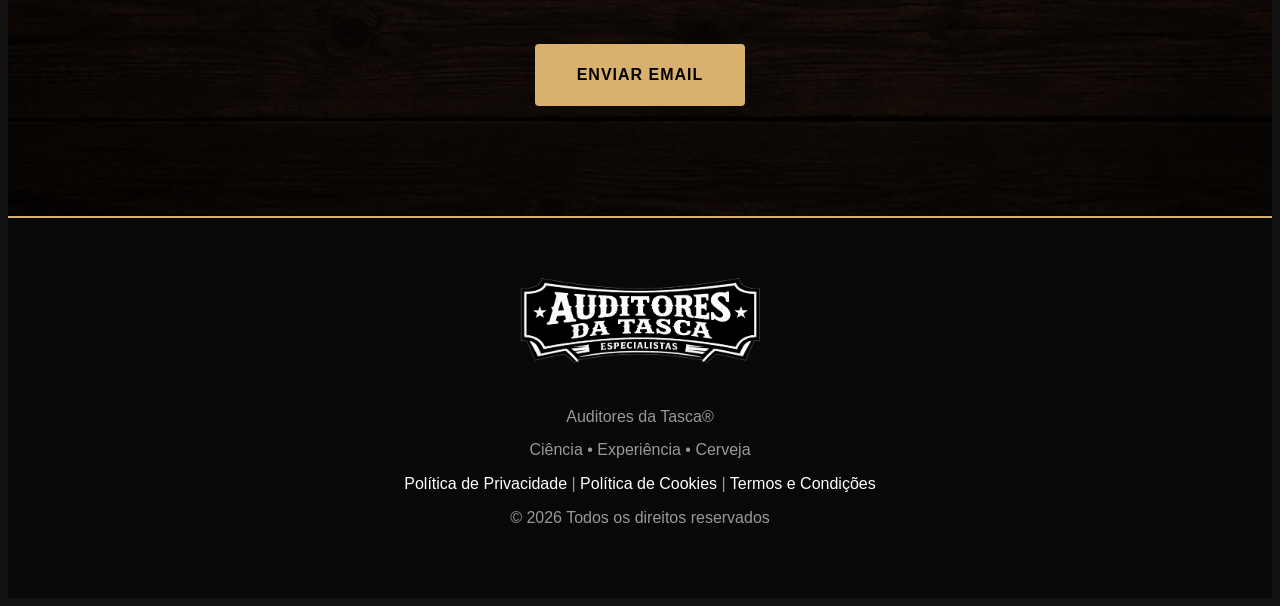
<file: contactos.html>
<!DOCTYPE html>
<html lang="pt-PT">

<head>

<meta charset="UTF-8">
<meta name="viewport" content="width=device-width, initial-scale=1.0">

<title>Contactos | Auditores da Tasca</title>
<link rel="icon" href="/favicon.ico" type="image/x-icon">
<link rel="stylesheet" href="assets/css/style.css">

</head>

<body>

<header>

    <div class="container header-wrapper">

        <a href="index.html" class="brand">
            <img src="assets/img/logo-horizontal.png" alt="Auditores da Tasca">
        </a>

        <nav id="mainNav">

            <a href="quem-somos.html">Quem Somos</a>
            <a href="certificacoes.html">Certificações</a>
            <a href="ensaios.html">Ensaios</a>
            <a href="hall-of-fame.html">Hall of Fame</a>
            <a href="hall-of-shame.html">Hall of Shame</a>
            <a href="merchandising.html">Coleção ATA</a>
            <a href="contactos.html">Contactos</a>

        </nav>

    </div>

</header>

<section class="hero">

<div class="hero-overlay"></div>

<div class="hero-content">

<img src="assets/img/logo-circular.png" class="hero-logo" alt="Logo">

<h1>CONTACTOS</h1>

<h2>Estamos disponíveis para auditorias, certificações e assuntos de elevada importância etílica.</h2>

</div>

</section>

<section class="section">

<div class="container">

<h2>Fale Connosco</h2>

<p style="text-align:center;max-width:900px;margin:auto;">

Pretende certificar a sua tasca, organizar uma auditoria técnica ou esclarecer dúvidas sobre os nossos rigorosos procedimentos científicos? A nossa equipa terá todo o gosto em ajudá-lo.

</p>

<br><br>

<div class="cards">

<div class="card">

<h3>📍 Sede Internacional</h3>

<p>

Rua da Imperial Perfeita, nº 33

</p>

<p>

Zona Industrial das Tascas

</p>

<p>

2400-2026 Portugal

</p>

</div>

<div class="card">

<h3>☎ Contacto</h3>

<p>

(+351) 808 TASCA

</p>

<p>

(+351) 963 000 000

</p>

<p>

Segunda a Sexta

09:00 às 18:00

</p>

</div>

<div class="card">

<h3>📧 Email</h3>

<p>

geral@auditoresdatasca.pt

</p>

</div>

</div>

</div>

</section>

<section class="section dark">

<div class="container">

<h2>Conselho Diretivo</h2>

<div class="cards">

<div class="member">

<img src="assets/img/avatar_P.png" alt="Presidente">

<h3>👑 O Presidente</h3>

<p>

Responsável máximo pela estratégia internacional dos Auditores da Tasca.

</p>

<p>

Especialista em Gestão de Rodadas, Relações Institucionais e Certificação Premium.

</p>

<span class="badge">PRESIDÊNCIA</span>

</div>

<div class="member">

<img src="assets/img/avatar_E.png" alt="Engenheiro">

<h3>⚙ O Engenheiro</h3>

<p>

Diretor Técnico

</p>

<p>

Responsável pelos protocolos científicos de Machine Parking e Human Drinking.

</p>

<p>

Especialista em Instrumentação de Copos, Ensaios de Temperatura e Auditorias de Campo.

</p>

<span class="badge">DIREÇÃO TÉCNICA</span>

</div>

</div>

</div>

</section>

<section class="section">

<div class="container">

<h2>Pedido de Auditoria</h2>

<form id="auditoriaForm">

<div class="cards">

<div>

<label>Nome</label>
<input type="text" id="nome" placeholder="Nome do requerente" required>

</div>

<div>

<label>Email</label>
<input type="email" id="email" placeholder="email@exemplo.pt" required>

</div>

<div>

<label>Estabelecimento</label>
<input type="text" id="estabelecimento" placeholder="Nome da Tasca" required>

</div>

<div>

<label>Tipo de Auditoria</label>
<select id="auditoria">

<option>Certificação de Bebidas</option>
<option>Machine Parking</option>
<option>Human Drinking</option>
<option>Petiscos</option>
<option>Auditoria Completa</option>

</select>

</div>

</div>

<br>

<label>Mensagem</label>
<textarea id="mensagem" rows="8" placeholder="Descreva o pedido..."></textarea>

<br><br>

<div class="consentimento-rgpd">
<label>
<input type="checkbox" name="rgpd" required>
Li e aceito a <a href="privacidade.html" target="_blank">Política de Privacidade</a> e autorizo o tratamento dos dados fornecidos para resposta ao meu pedido de contacto.
</label>
</div>

<button type="submit" class="btn">
Solicitar Auditoria
</button>

</form>

</div>

</section>

<section class="section dark">

<div class="container">

<h2>Horário de Funcionamento</h2>

<table>

<tr>

<th>Dia</th>

<th>Horário</th>

</tr>

<tr>

<td>Segunda a Quinta</td>

<td>09:00 às 18:00</td>

</tr>

<tr>

<td>Sexta</td>

<td>09:00 até ao último cliente certificado</td>

</tr>

<tr>

<td>Sábado</td>

<td>Auditorias de Campo</td>

</tr>

<tr>

<td>Domingo</td>

<td>Descanso Científico*</td>

</tr>

</table>

<p style="margin-top:20px;font-size:14px;text-align:center;opacity:.7;">

* Exceto em situações de emergência relacionadas com cerveja quente ou falta de tremoços.

</p>

</div>

</section>

<section class="cta">

<div class="container">

<h2>

Uma boa tasca merece uma grande certificação.

</h2>

<p>

Entre em contacto connosco e descubra como obter o prestigiado selo dos Auditores da Tasca.

</p>

<a href="mailto:geral@auditoresdatasca.pt" class="btn">

Enviar Email

</a>

</div>

</section>

<footer>

<div class="container">

<img src="assets/img/logo-horizontal.png" alt="Logo">

<p>

Auditores da Tasca®

</p>

<p>

Ciência • Experiência • Cerveja

</p>

<p>
<a href="privacidade.html">Política de Privacidade</a> |
<a href="cookies.html">Política de Cookies</a> |
<a href="termos.html">Termos e Condições</a>
</p>
    
<p>

© 2026 Todos os direitos reservados

</p>

</div>

</footer>

<script src="assets/js/main.js"></script>
<script>
document.getElementById("auditoriaForm").addEventListener("submit", function(e) {

    e.preventDefault();

    const destinatario = "geral@auditoresdatasca.pt"; // Altera para o teu email

    const assunto = "Pedido de Auditoria - " +
        document.getElementById("estabelecimento").value;

    const corpo =
`Pedido de Auditoria

Nome: ${document.getElementById("nome").value}

Email: ${document.getElementById("email").value}

Estabelecimento: ${document.getElementById("estabelecimento").value}

Tipo de Auditoria: ${document.getElementById("auditoria").value}

Mensagem:
${document.getElementById("mensagem").value}
`;

    window.location.href =
        `mailto:${destinatario}?subject=${encodeURIComponent(assunto)}&body=${encodeURIComponent(corpo)}`;

});
</script>

</body>

</html>
</file>
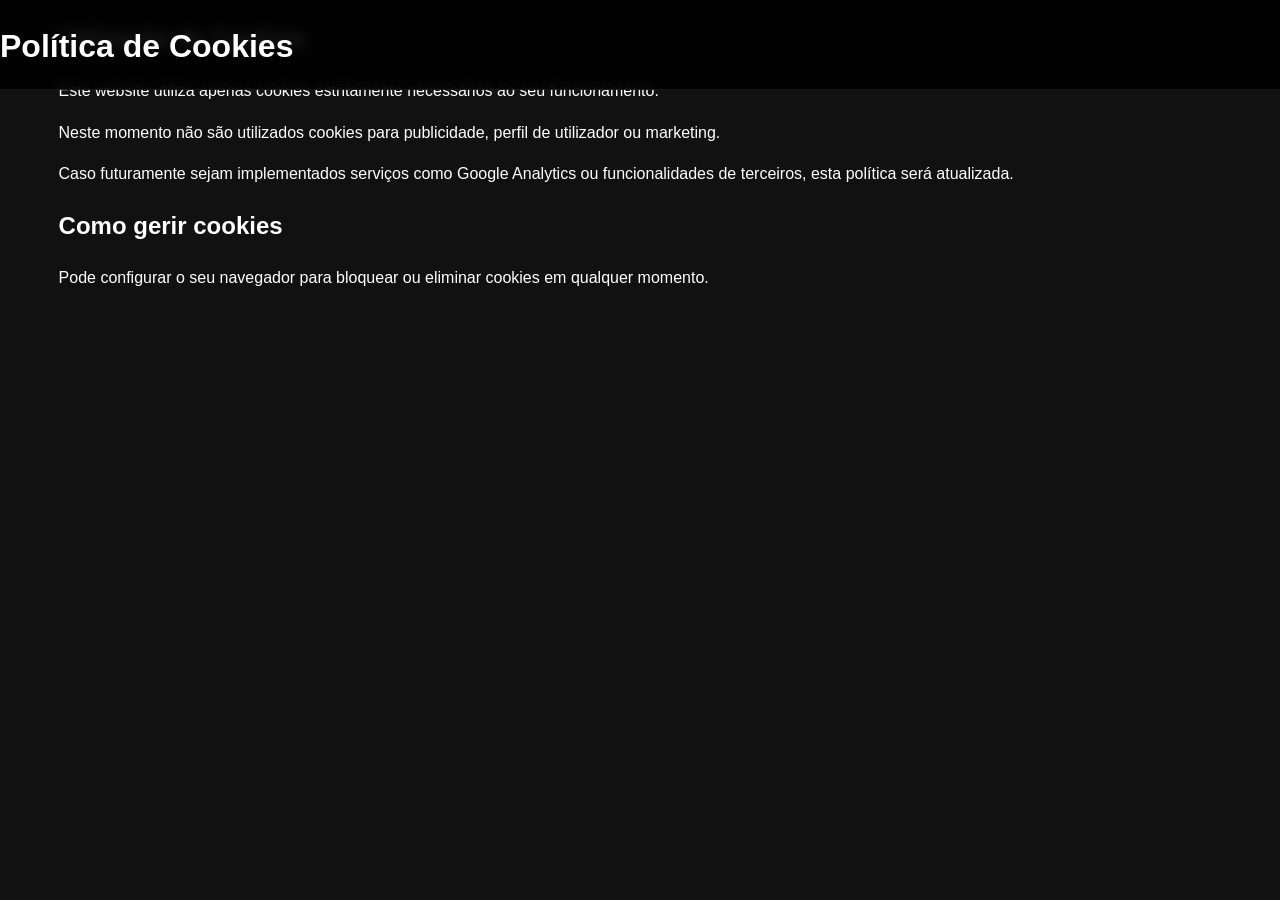
<file: cookies.html>
<!DOCTYPE html>
<html lang="pt">
<head>
<meta charset="UTF-8">
<meta name="viewport" content="width=device-width, initial-scale=1.0">
<title>Política de Cookies | Auditores da Tasca</title>
  <link rel="icon" href="/favicon.ico" type="image/x-icon">
<link rel="stylesheet" href="assets/css/style.css">
</head>

<body>

<header>
<h1>Política de Cookies</h1>
</header>

<main class="container">

<h2>Utilização de Cookies</h2>

<p>
Este website utiliza apenas cookies estritamente necessários ao seu funcionamento.
</p>

<p>
Neste momento não são utilizados cookies para publicidade, perfil de utilizador ou marketing.
</p>

<p>
Caso futuramente sejam implementados serviços como Google Analytics ou funcionalidades de terceiros, esta política será atualizada.
</p>

<h2>Como gerir cookies</h2>

<p>
Pode configurar o seu navegador para bloquear ou eliminar cookies em qualquer momento.
</p>

</main>

</body>
</html>
</file>
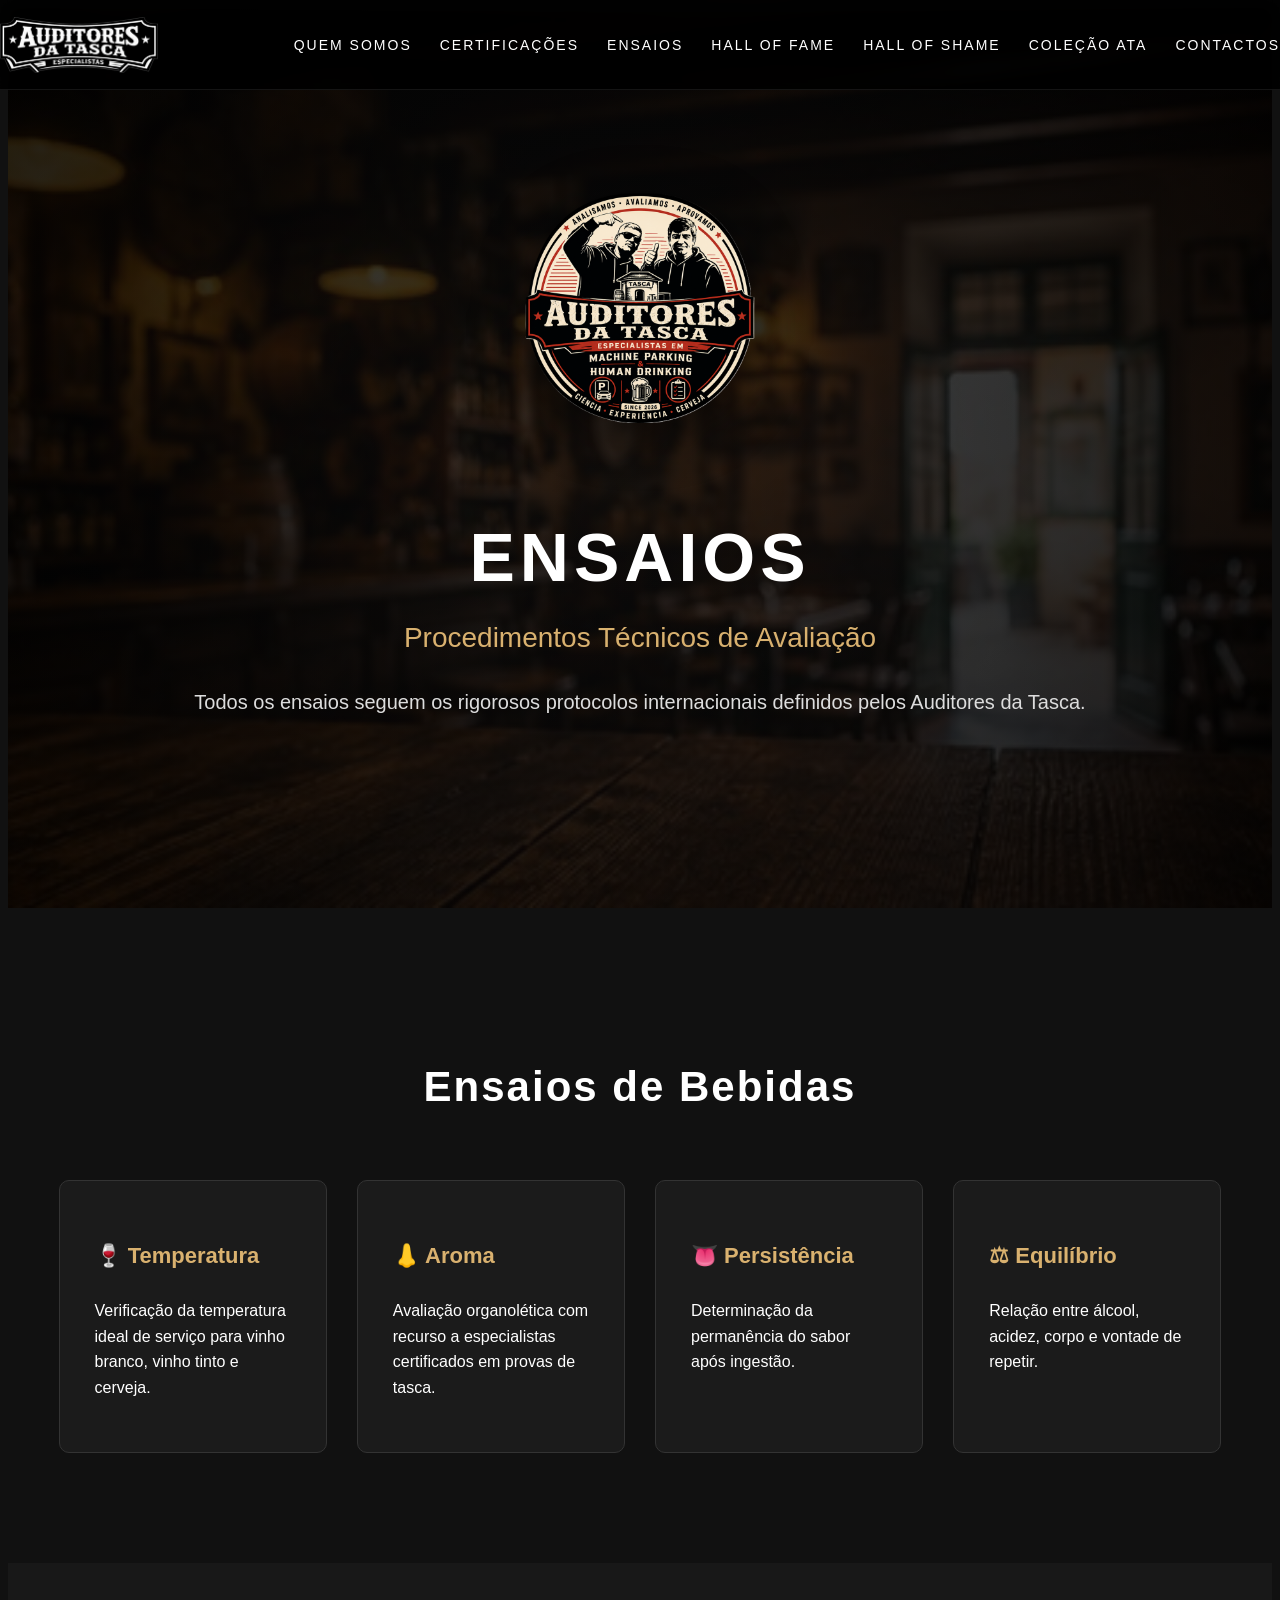
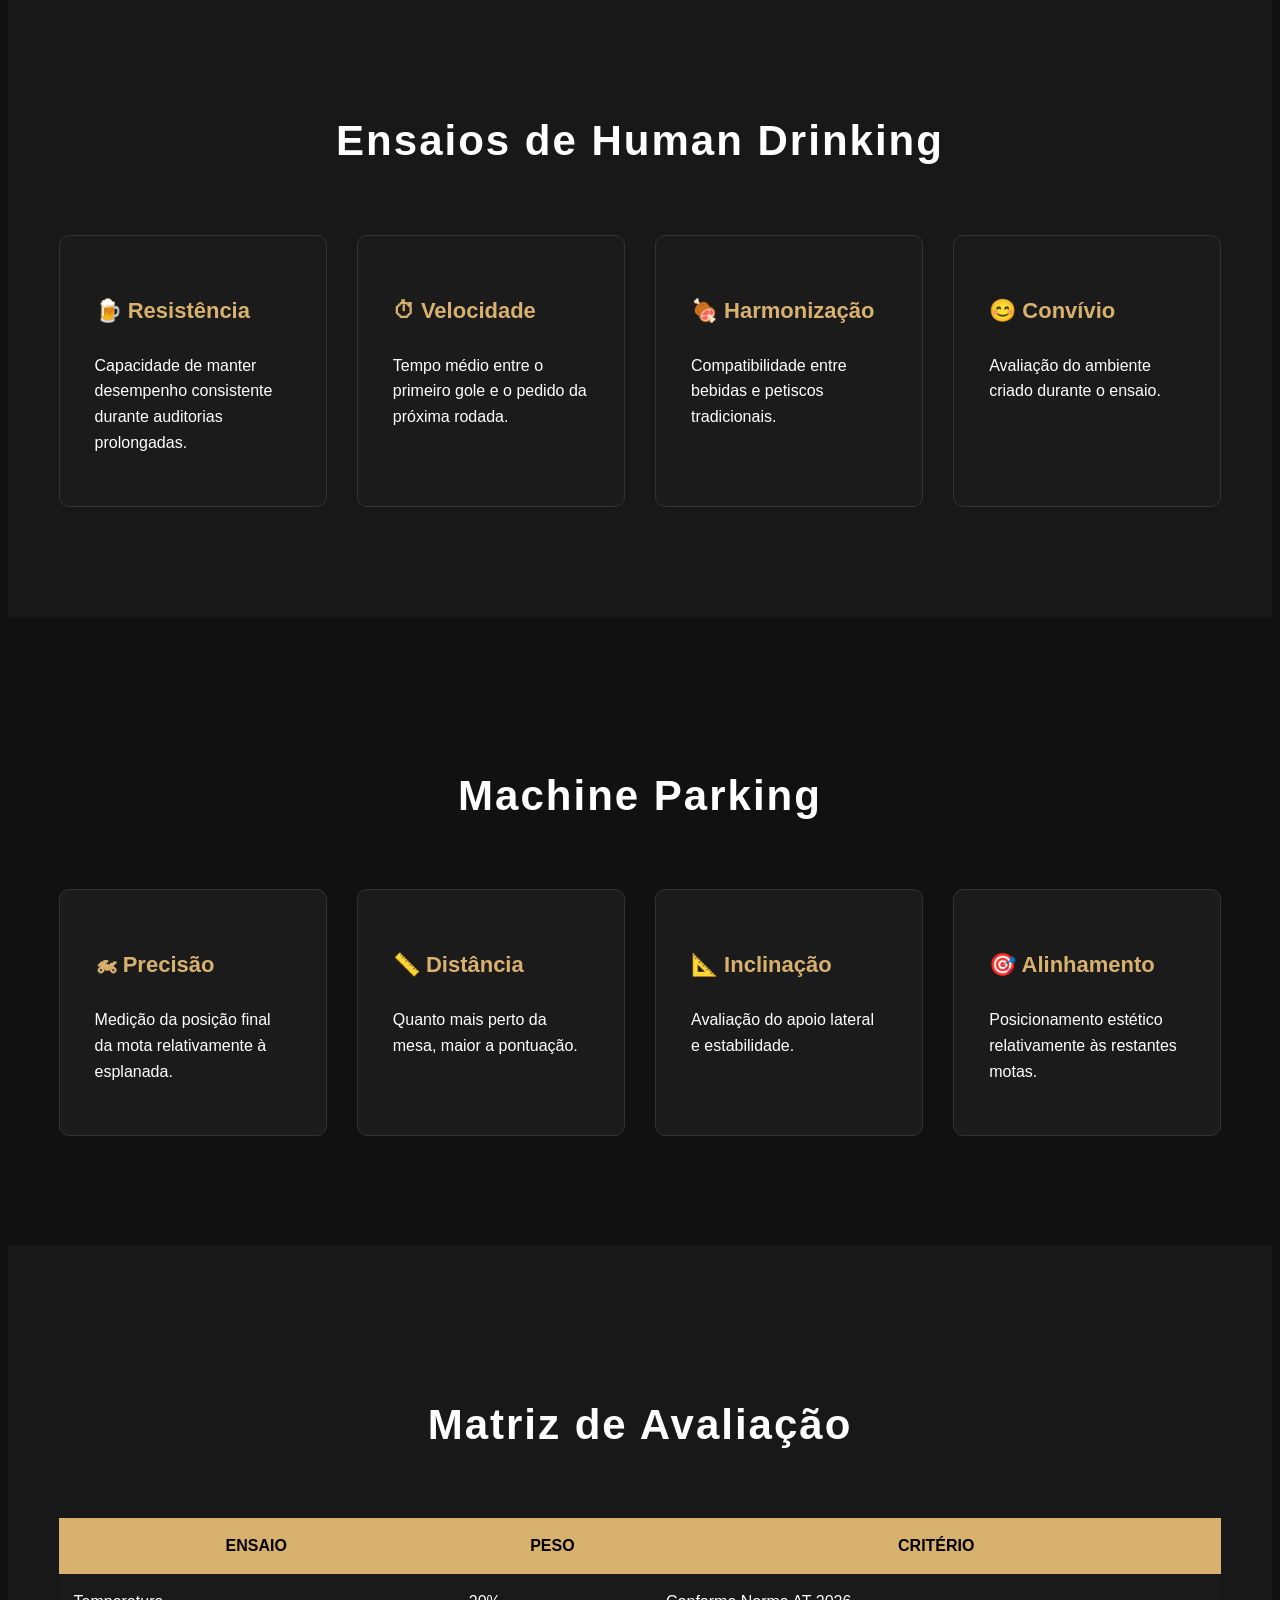
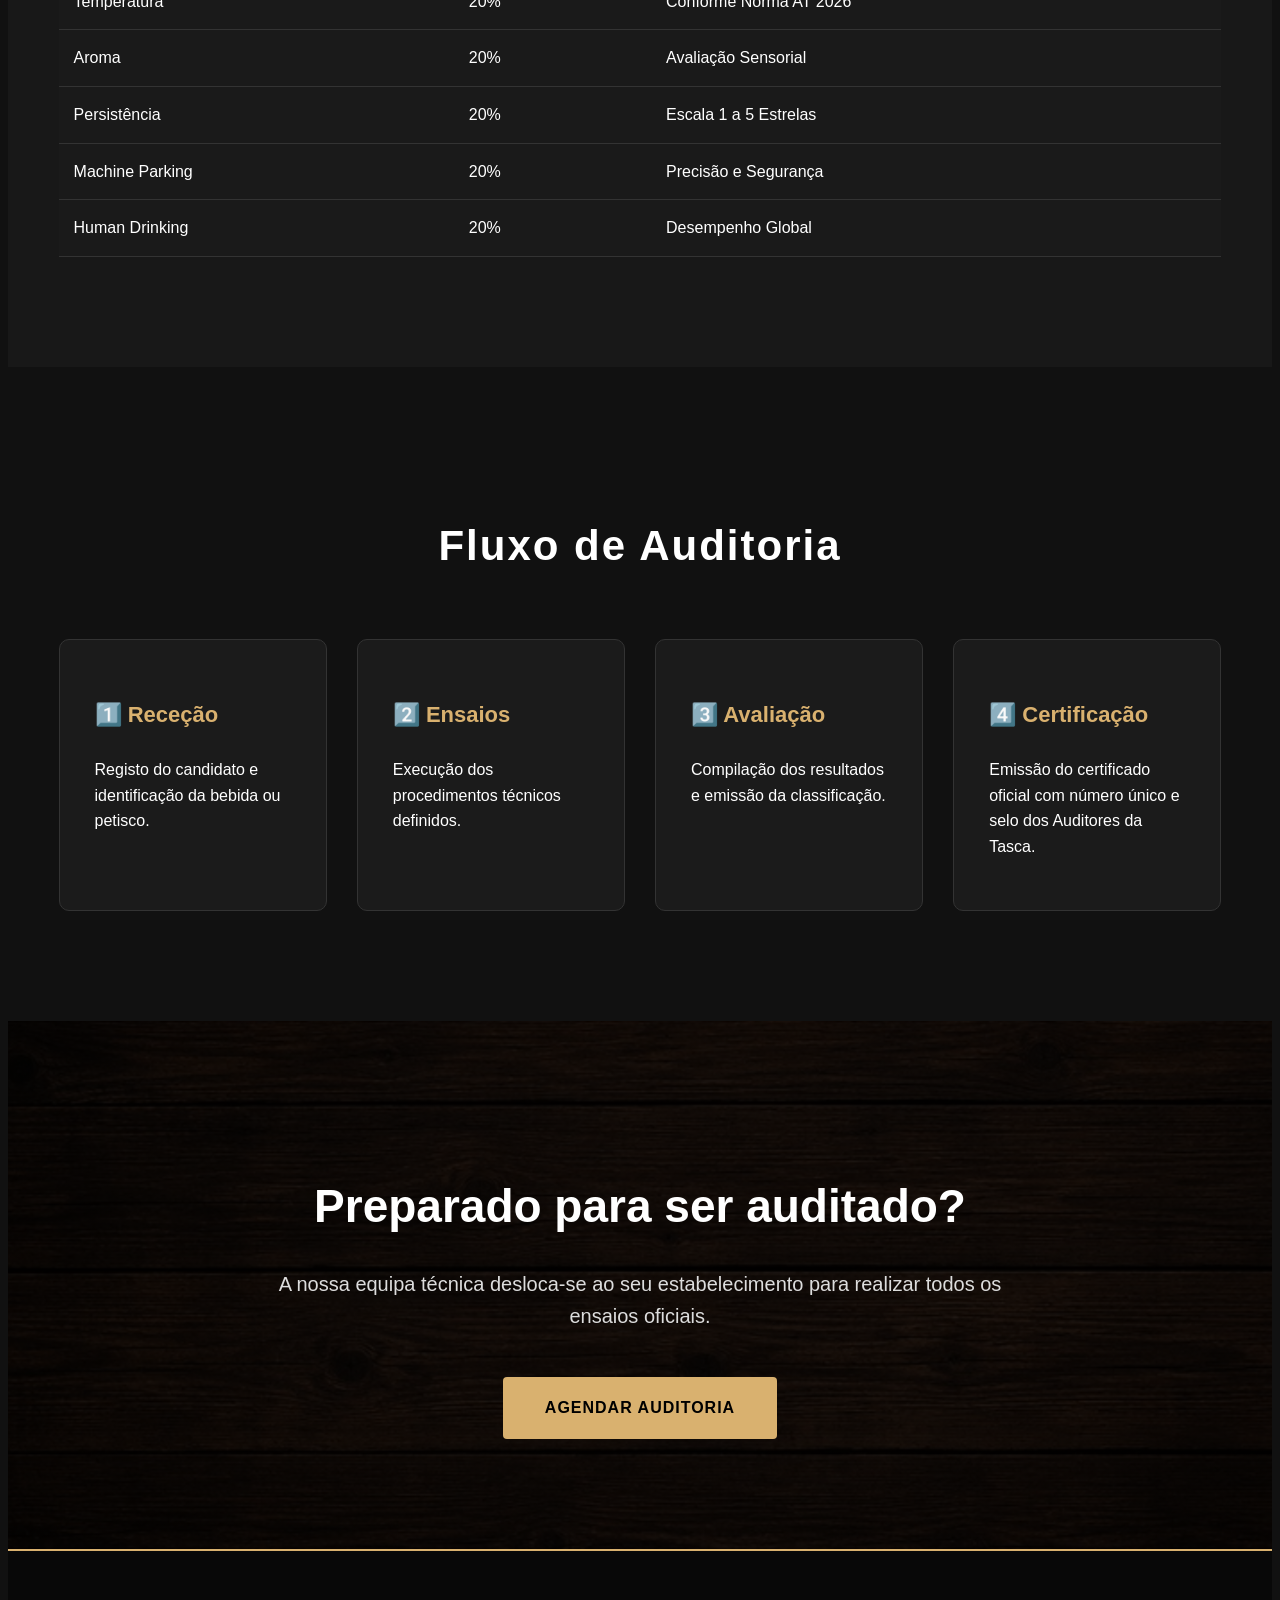
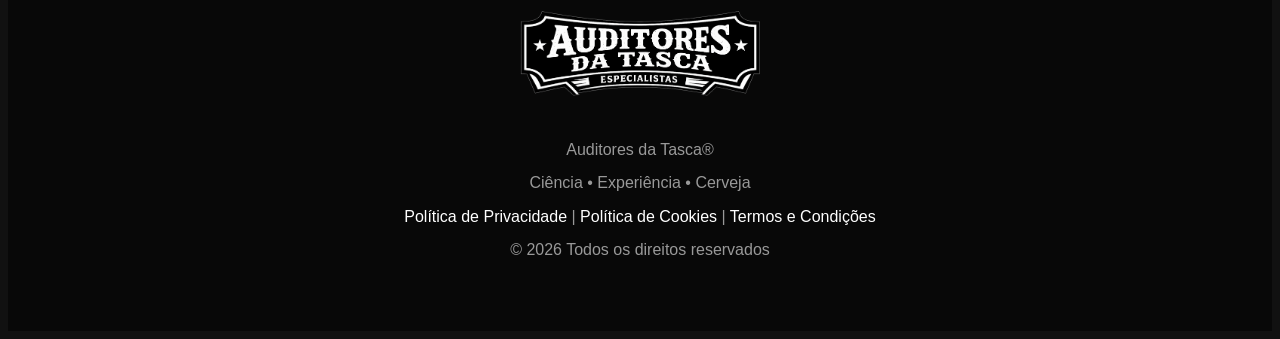
<file: ensaios.html>
<!DOCTYPE html>
<html lang="pt-PT">

<head>

<meta charset="UTF-8">
<meta name="viewport" content="width=device-width, initial-scale=1.0">

<title>Ensaios | Auditores da Tasca</title>
<link rel="icon" href="/favicon.ico" type="image/x-icon">
<link rel="stylesheet" href="assets/css/style.css">

</head>

<body>

<header>

    <div class="container header-wrapper">

        <a href="index.html" class="brand">
            <img src="assets/img/logo-horizontal.png" alt="Auditores da Tasca">
        </a>

        <nav id="mainNav">

            <a href="quem-somos.html">Quem Somos</a>
            <a href="certificacoes.html">Certificações</a>
            <a href="ensaios.html">Ensaios</a>
            <a href="hall-of-fame.html">Hall of Fame</a>
            <a href="hall-of-shame.html">Hall of Shame</a>
            <a href="merchandising.html">Coleção ATA</a>
            <a href="contactos.html">Contactos</a>

        </nav>

    </div>

</header>

<section class="hero">

<div class="hero-overlay"></div>

<div class="hero-content">

<img src="assets/img/logo-circular.png" class="hero-logo" alt="Logo">

<h1>ENSAIOS</h1>

<h2>Procedimentos Técnicos de Avaliação</h2>

<p>
Todos os ensaios seguem os rigorosos protocolos internacionais definidos pelos Auditores da Tasca.
</p>

</div>

</section>

<section class="section">

<div class="container">

<h2>Ensaios de Bebidas</h2>

<div class="cards">

<div class="card">

<h3>🍷 Temperatura</h3>

<p>

Verificação da temperatura ideal de serviço para vinho branco, vinho tinto e cerveja.

</p>

</div>

<div class="card">

<h3>👃 Aroma</h3>

<p>

Avaliação organolética com recurso a especialistas certificados em provas de tasca.

</p>

</div>

<div class="card">

<h3>👅 Persistência</h3>

<p>

Determinação da permanência do sabor após ingestão.

</p>

</div>

<div class="card">

<h3>⚖ Equilíbrio</h3>

<p>

Relação entre álcool, acidez, corpo e vontade de repetir.

</p>

</div>

</div>

</div>

</section>

<section class="section dark">

<div class="container">

<h2>Ensaios de Human Drinking</h2>

<div class="cards">

<div class="card">

<h3>🍺 Resistência</h3>

<p>

Capacidade de manter desempenho consistente durante auditorias prolongadas.

</p>

</div>

<div class="card">

<h3>⏱ Velocidade</h3>

<p>

Tempo médio entre o primeiro gole e o pedido da próxima rodada.

</p>

</div>

<div class="card">

<h3>🍖 Harmonização</h3>

<p>

Compatibilidade entre bebidas e petiscos tradicionais.

</p>

</div>

<div class="card">

<h3>😊 Convívio</h3>

<p>

Avaliação do ambiente criado durante o ensaio.

</p>

</div>

</div>

</div>

</section>

<section class="section">

<div class="container">

<h2>Machine Parking</h2>

<div class="cards">

<div class="card">

<h3>🏍 Precisão</h3>

<p>

Medição da posição final da mota relativamente à esplanada.

</p>

</div>

<div class="card">

<h3>📏 Distância</h3>

<p>

Quanto mais perto da mesa, maior a pontuação.

</p>

</div>

<div class="card">

<h3>📐 Inclinação</h3>

<p>

Avaliação do apoio lateral e estabilidade.

</p>

</div>

<div class="card">

<h3>🎯 Alinhamento</h3>

<p>

Posicionamento estético relativamente às restantes motas.

</p>

</div>

</div>

</div>

</section>

<section class="section dark">

<div class="container">

<h2>Matriz de Avaliação</h2>

<table>

<tr>

<th>Ensaio</th>

<th>Peso</th>

<th>Critério</th>

</tr>

<tr>

<td>Temperatura</td>

<td>20%</td>

<td>Conforme Norma AT 2026</td>

</tr>

<tr>

<td>Aroma</td>

<td>20%</td>

<td>Avaliação Sensorial</td>

</tr>

<tr>

<td>Persistência</td>

<td>20%</td>

<td>Escala 1 a 5 Estrelas</td>

</tr>

<tr>

<td>Machine Parking</td>

<td>20%</td>

<td>Precisão e Segurança</td>

</tr>

<tr>

<td>Human Drinking</td>

<td>20%</td>

<td>Desempenho Global</td>

</tr>

</table>

</div>

</section>

<section class="section">

<div class="container">

<h2>Fluxo de Auditoria</h2>

<div class="cards">

<div class="card">

<h3>1️⃣ Receção</h3>

<p>

Registo do candidato e identificação da bebida ou petisco.

</p>

</div>

<div class="card">

<h3>2️⃣ Ensaios</h3>

<p>

Execução dos procedimentos técnicos definidos.

</p>

</div>

<div class="card">

<h3>3️⃣ Avaliação</h3>

<p>

Compilação dos resultados e emissão da classificação.

</p>

</div>

<div class="card">

<h3>4️⃣ Certificação</h3>

<p>

Emissão do certificado oficial com número único e selo dos Auditores da Tasca.

</p>

</div>

</div>

</div>

</section>

<section class="cta">

<div class="container">

<h2>

Preparado para ser auditado?

</h2>

<p>

A nossa equipa técnica desloca-se ao seu estabelecimento para realizar todos os ensaios oficiais.

</p>

<a href="contactos.html" class="btn">

Agendar Auditoria

</a>

</div>

</section>

<footer>

<div class="container">

<img src="assets/img/logo-horizontal.png" alt="Logo">

<p>

Auditores da Tasca®

</p>

<p>

Ciência • Experiência • Cerveja

</p>

<p>
<a href="privacidade.html">Política de Privacidade</a> |
<a href="cookies.html">Política de Cookies</a> |
<a href="termos.html">Termos e Condições</a>
</p>
    
<p>

© 2026 Todos os direitos reservados

</p>

</div>

</footer>

<script src="assets/js/main.js"></script>

</body>

</html>
</file>
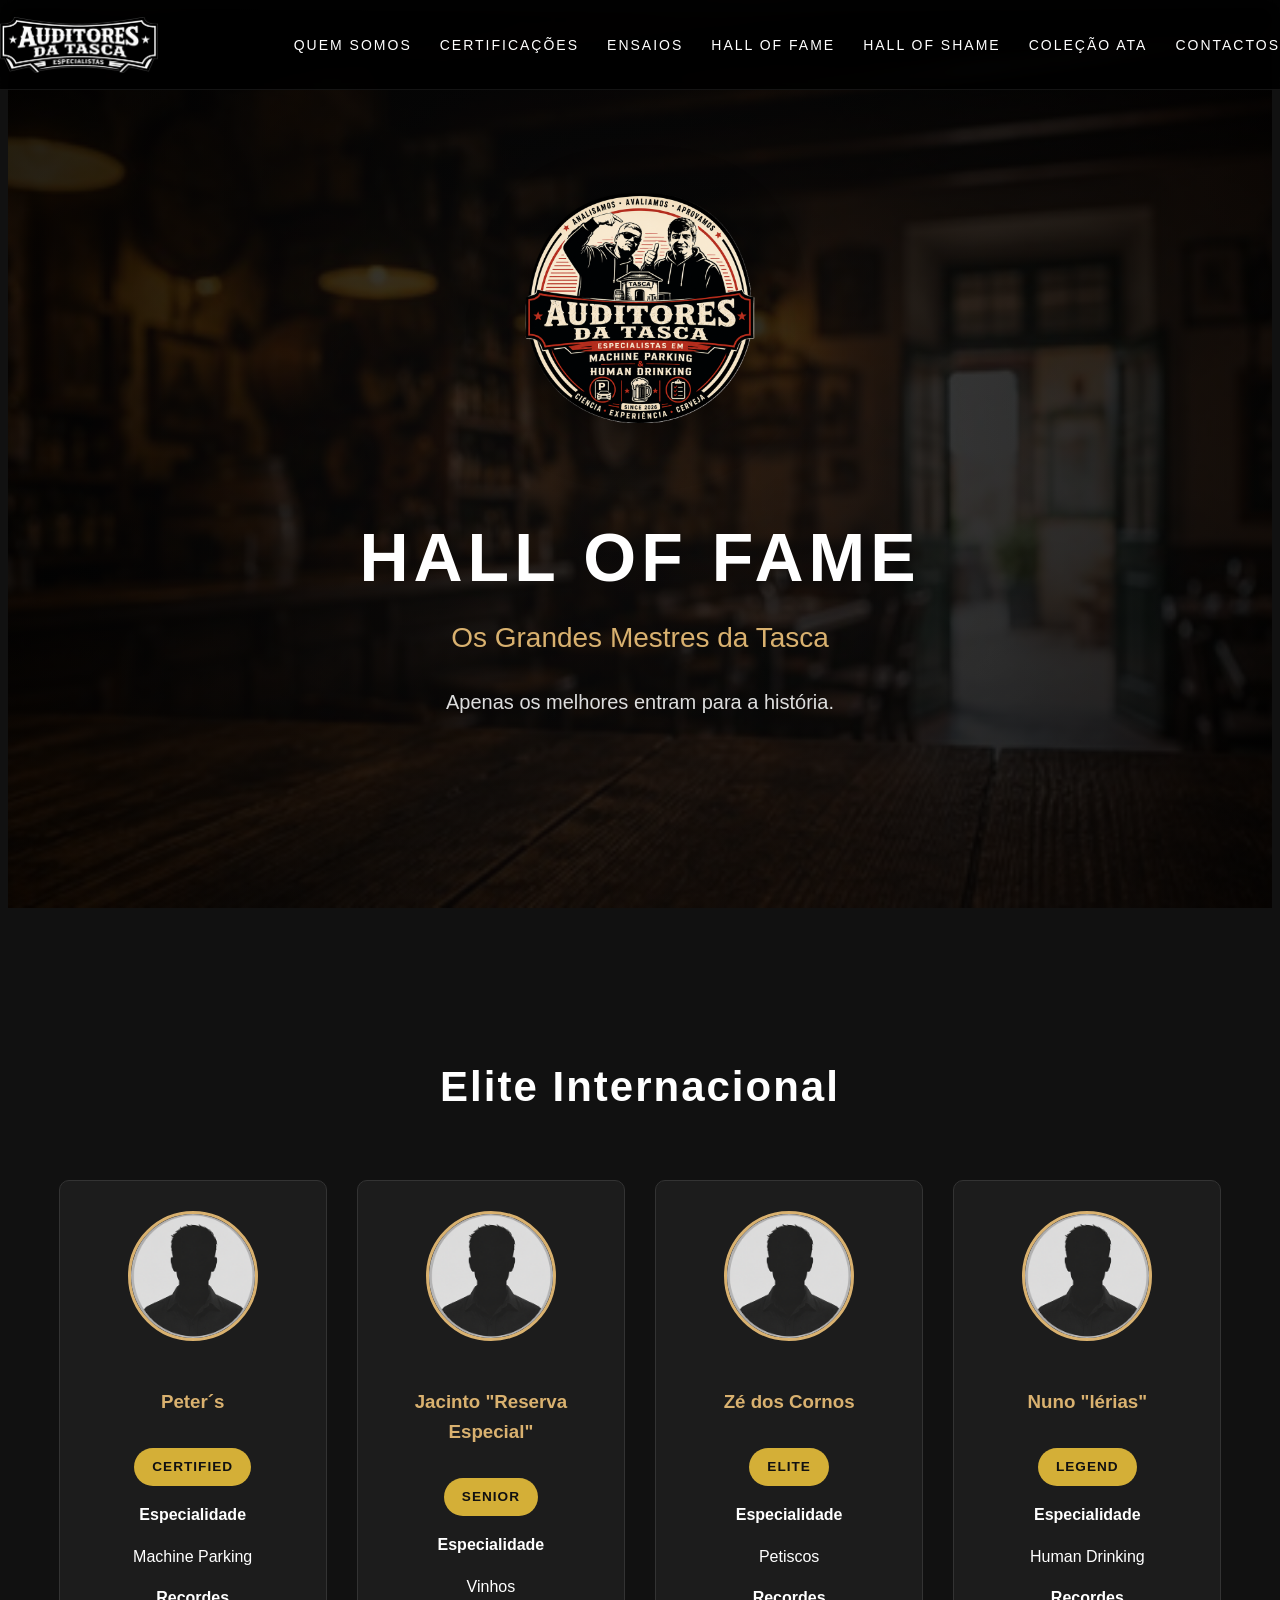
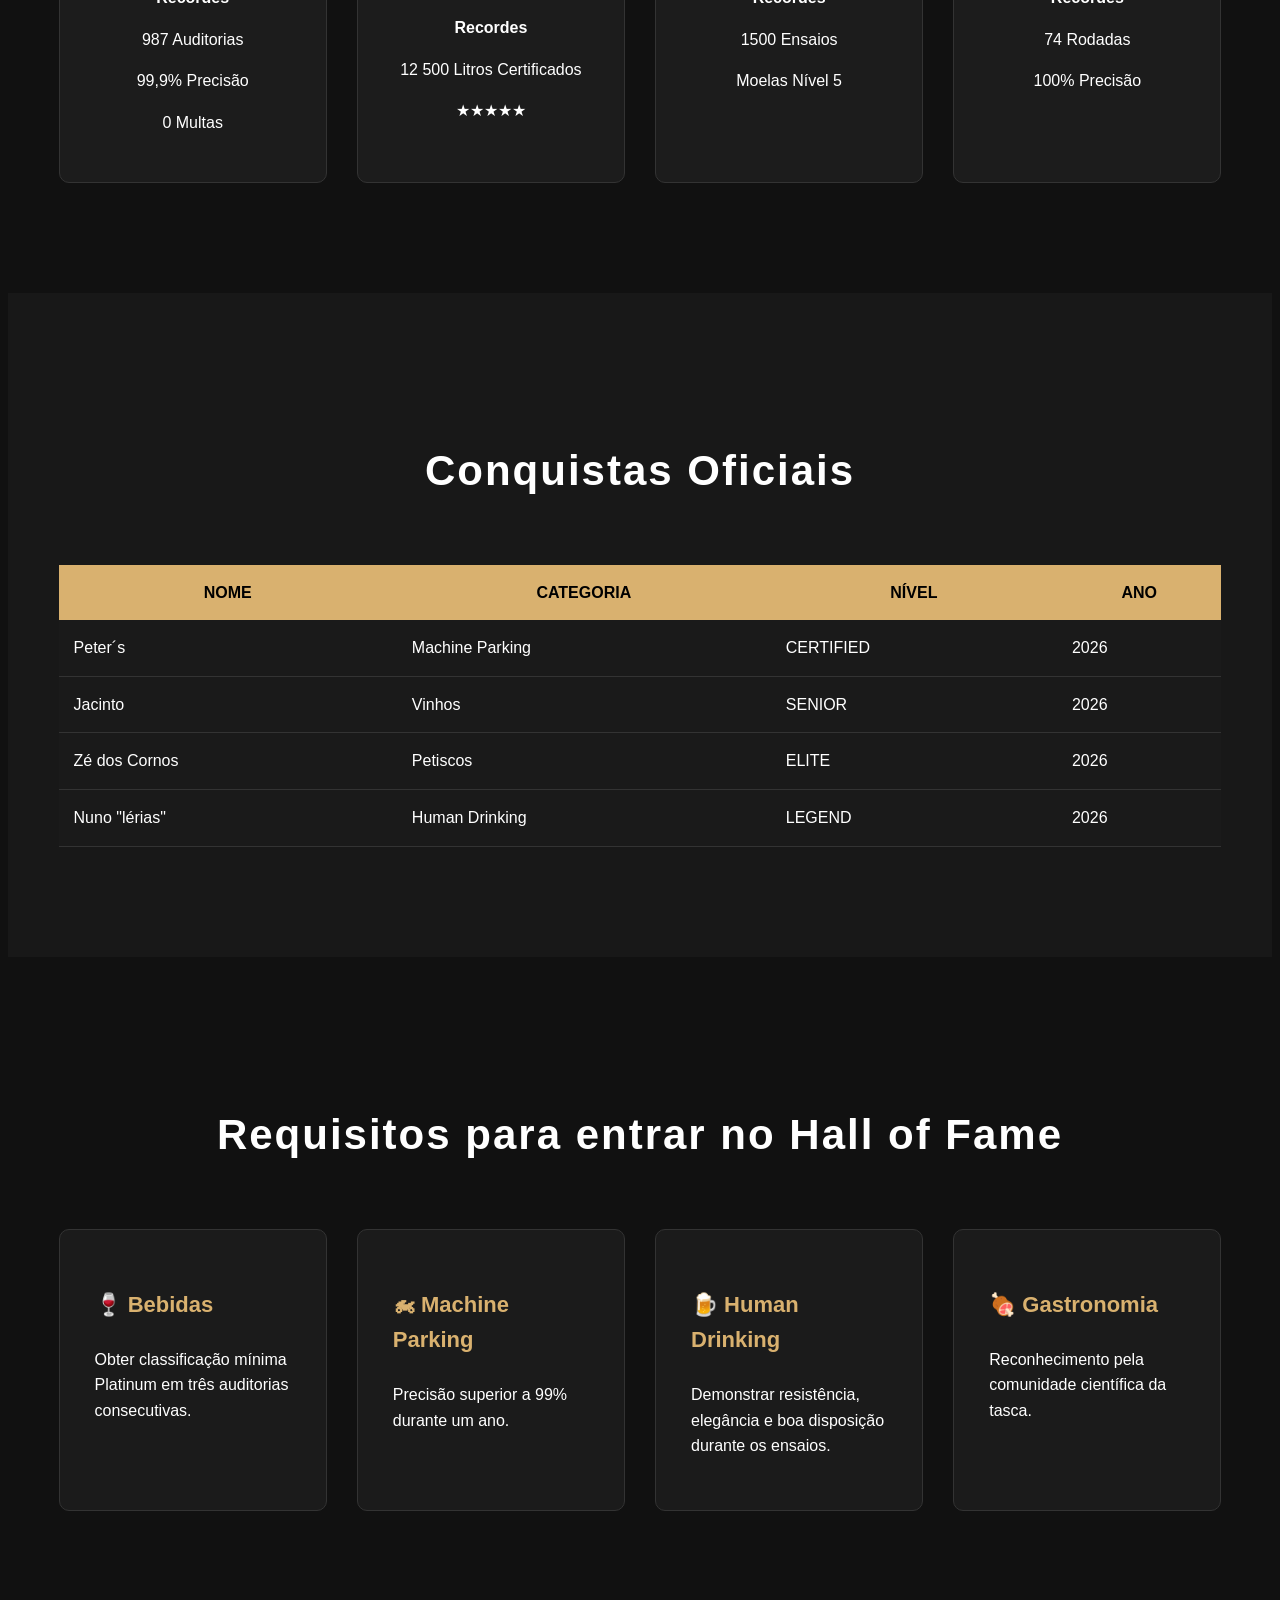
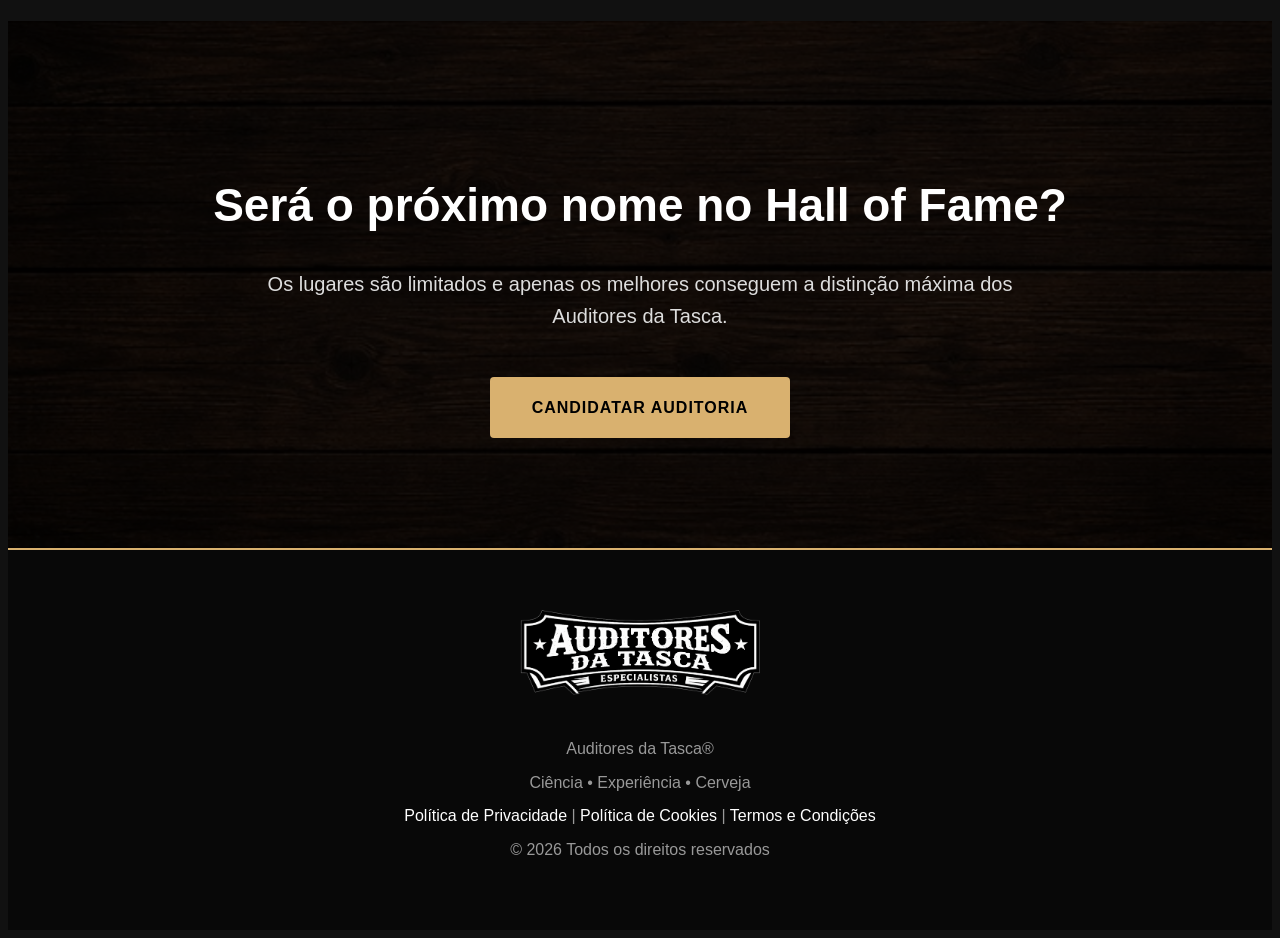
<file: hall-of-fame.html>
<!DOCTYPE html>
<html lang="pt-PT">

<head>

<meta charset="UTF-8">
<meta name="viewport" content="width=device-width, initial-scale=1.0">

<title>Hall of Fame | Auditores da Tasca</title>
<link rel="icon" href="/favicon.ico" type="image/x-icon">
<link rel="stylesheet" href="assets/css/style.css">

</head>

<body>

<header>

    <div class="container header-wrapper">

        <a href="index.html" class="brand">
            <img src="assets/img/logo-horizontal.png" alt="Auditores da Tasca">
        </a>


        <nav id="mainNav">

            <a href="quem-somos.html">Quem Somos</a>
            <a href="certificacoes.html">Certificações</a>
            <a href="ensaios.html">Ensaios</a>
            <a href="hall-of-fame.html">Hall of Fame</a>
            <a href="hall-of-shame.html">Hall of Shame</a>
            <a href="merchandising.html">Coleção ATA</a>
            <a href="contactos.html">Contactos</a>

        </nav>

    </div>

</header>

<section class="hero">

<div class="hero-overlay"></div>

<div class="hero-content">

<img src="assets/img/logo-circular.png" class="hero-logo" alt="Logo">

<h1>HALL OF FAME</h1>

<h2>Os Grandes Mestres da Tasca</h2>

<p>

Apenas os melhores entram para a história.

</p>

</div>

</section>

<section class="section">

<div class="container">

<h2>Elite Internacional</h2>

<div class="cards">

<div class="member">

<img src="assets/img/avatar.png" alt="Auditor">

<h3>Peter´s</h3>

<p><span class="badge">CERTIFIED</span></p>

<p><strong>Especialidade</strong></p>

<p>Machine Parking</p>

<p><strong>Recordes</strong></p>

<p>987 Auditorias</p>

<p>99,9% Precisão</p>

<p>0 Multas</p>

</div>

<div class="member">

<img src="assets/img/avatar.png" alt="Auditor">

<h3>Jacinto "Reserva Especial"</h3>

<p><span class="badge">SENIOR</span></p>

<p><strong>Especialidade</strong></p>

<p>Vinhos</p>

<p><strong>Recordes</strong></p>

<p>12 500 Litros Certificados</p>

<p>★★★★★</p>

</div>

<div class="member">

<img src="assets/img/avatar.png" alt="Auditor">

<h3>Zé dos Cornos</h3>

<p><span class="badge">ELITE</span></p>

<p><strong>Especialidade</strong></p>

<p>Petiscos</p>

<p><strong>Recordes</strong></p>

<p>1500 Ensaios</p>

<p>Moelas Nível 5</p>

</div>

<div class="member">

<img src="assets/img/avatar.png" alt="Auditor">

<h3>Nuno "lérias"</h3>

<p><span class="badge">LEGEND</span></p>

<p><strong>Especialidade</strong></p>

<p>Human Drinking</p>

<p><strong>Recordes</strong></p>

<p>74 Rodadas</p>

<p>100% Precisão</p>

</div>

</div>

</div>

</section>

<section class="section dark">

<div class="container">

<h2>Conquistas Oficiais</h2>

<table>

<tr>

<th>Nome</th>

<th>Categoria</th>

<th>Nível</th>

<th>Ano</th>

</tr>

<tr>

<td>Peter´s</td>

<td>Machine Parking</td>

<td>CERTIFIED</td>

<td>2026</td>

</tr>

<tr>

<td>Jacinto</td>

<td>Vinhos</td>

<td>SENIOR</td>

<td>2026</td>

</tr>

<tr>

<td>Zé dos Cornos</td>

<td>Petiscos</td>

<td>ELITE</td>

<td>2026</td>

</tr>

<tr>

<td>Nuno "lérias"</td>

<td>Human Drinking</td>

<td>LEGEND</td>

<td>2026</td>

</tr>

</table>

</div>

</section>

<section class="section">

<div class="container">

<h2>Requisitos para entrar no Hall of Fame</h2>

<div class="cards">

<div class="card">

<h3>🍷 Bebidas</h3>

<p>

Obter classificação mínima Platinum em três auditorias consecutivas.

</p>

</div>

<div class="card">

<h3>🏍 Machine Parking</h3>

<p>

Precisão superior a 99% durante um ano.

</p>

</div>

<div class="card">

<h3>🍺 Human Drinking</h3>

<p>

Demonstrar resistência, elegância e boa disposição durante os ensaios.

</p>

</div>

<div class="card">

<h3>🍖 Gastronomia</h3>

<p>

Reconhecimento pela comunidade científica da tasca.

</p>

</div>

</div>

</div>

</section>

<section class="cta">

<div class="container">

<h2>

Será o próximo nome no Hall of Fame?

</h2>

<p>

Os lugares são limitados e apenas os melhores conseguem a distinção máxima dos Auditores da Tasca.

</p>

<a href="contactos.html" class="btn">

Candidatar Auditoria

</a>

</div>

</section>

<footer>

<div class="container">

<img src="assets/img/logo-horizontal.png" alt="Logo">

<p>

Auditores da Tasca®

</p>

<p>

Ciência • Experiência • Cerveja

</p>

<p>
<a href="privacidade.html">Política de Privacidade</a> |
<a href="cookies.html">Política de Cookies</a> |
<a href="termos.html">Termos e Condições</a>
</p>
    
<p>

© 2026 Todos os direitos reservados

</p>

</div>

</footer>

<script src="assets/js/main.js"></script>

</body>

</html>
</file>
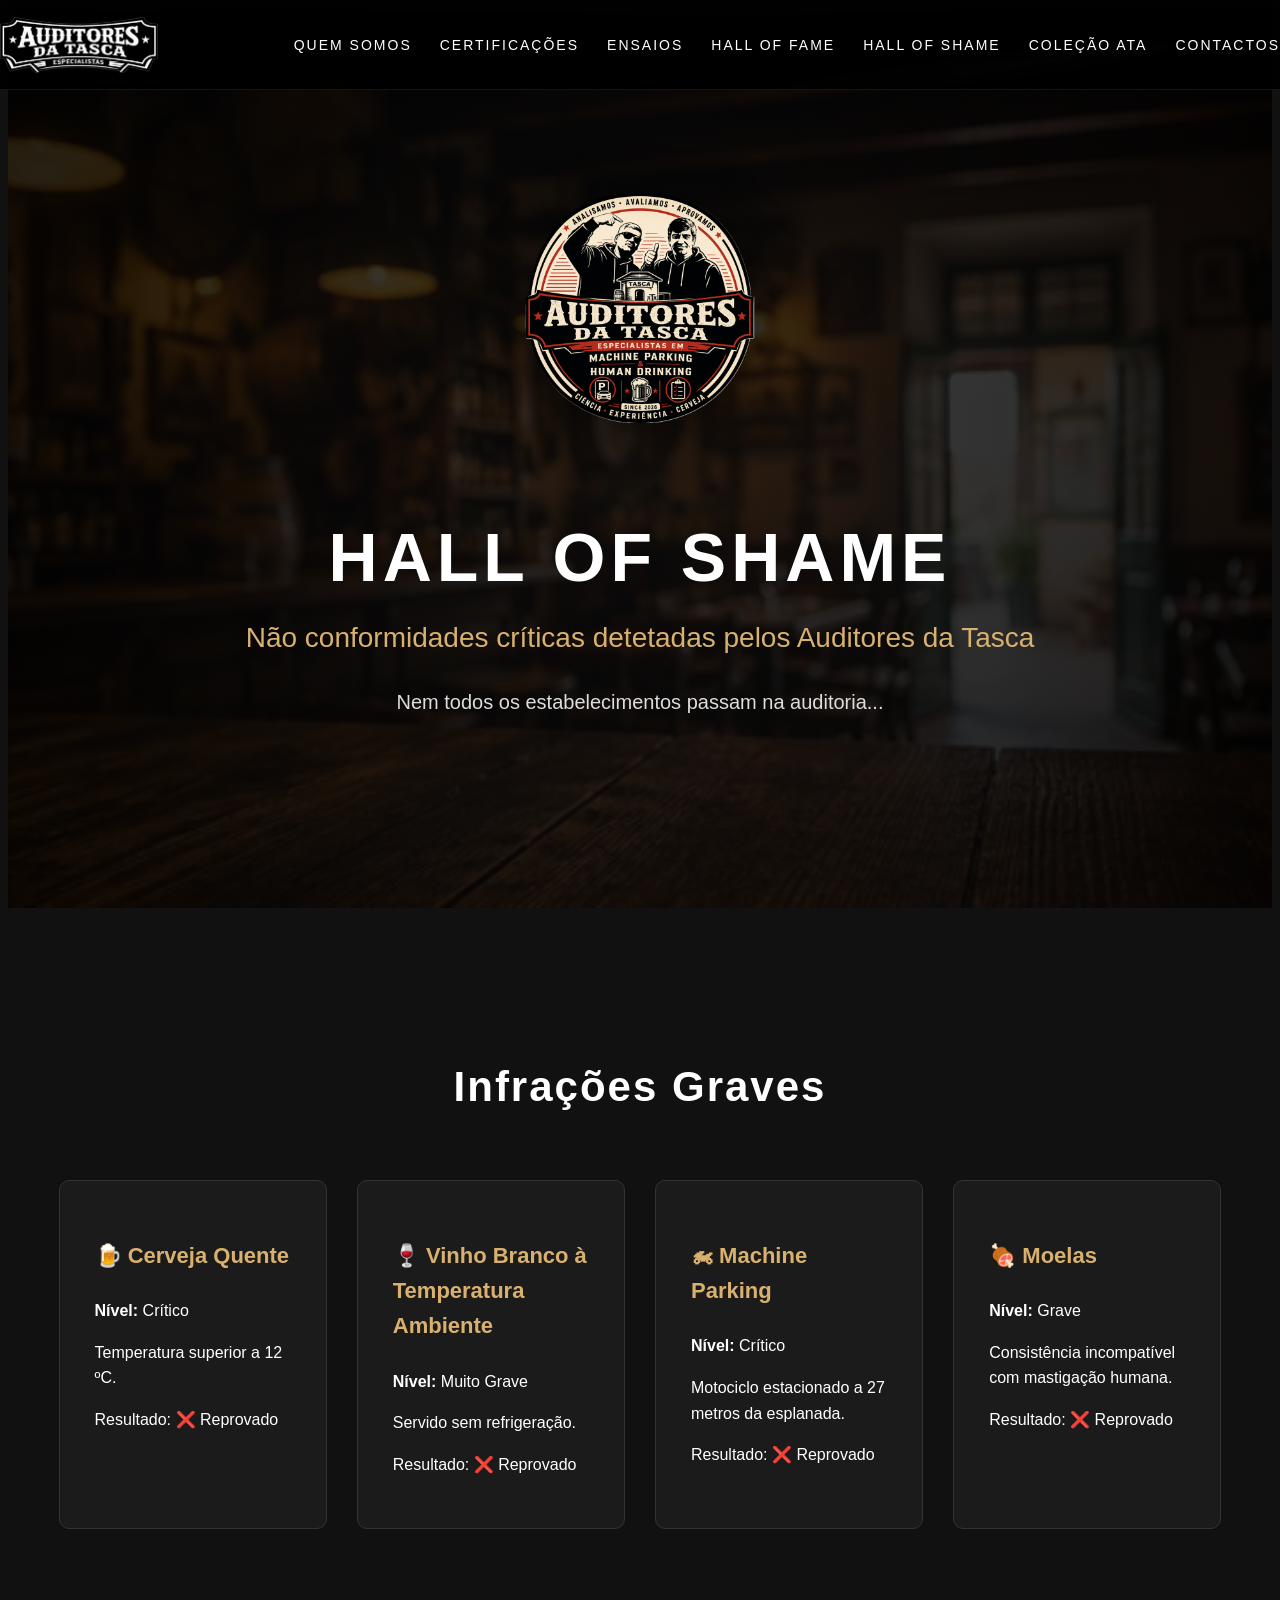
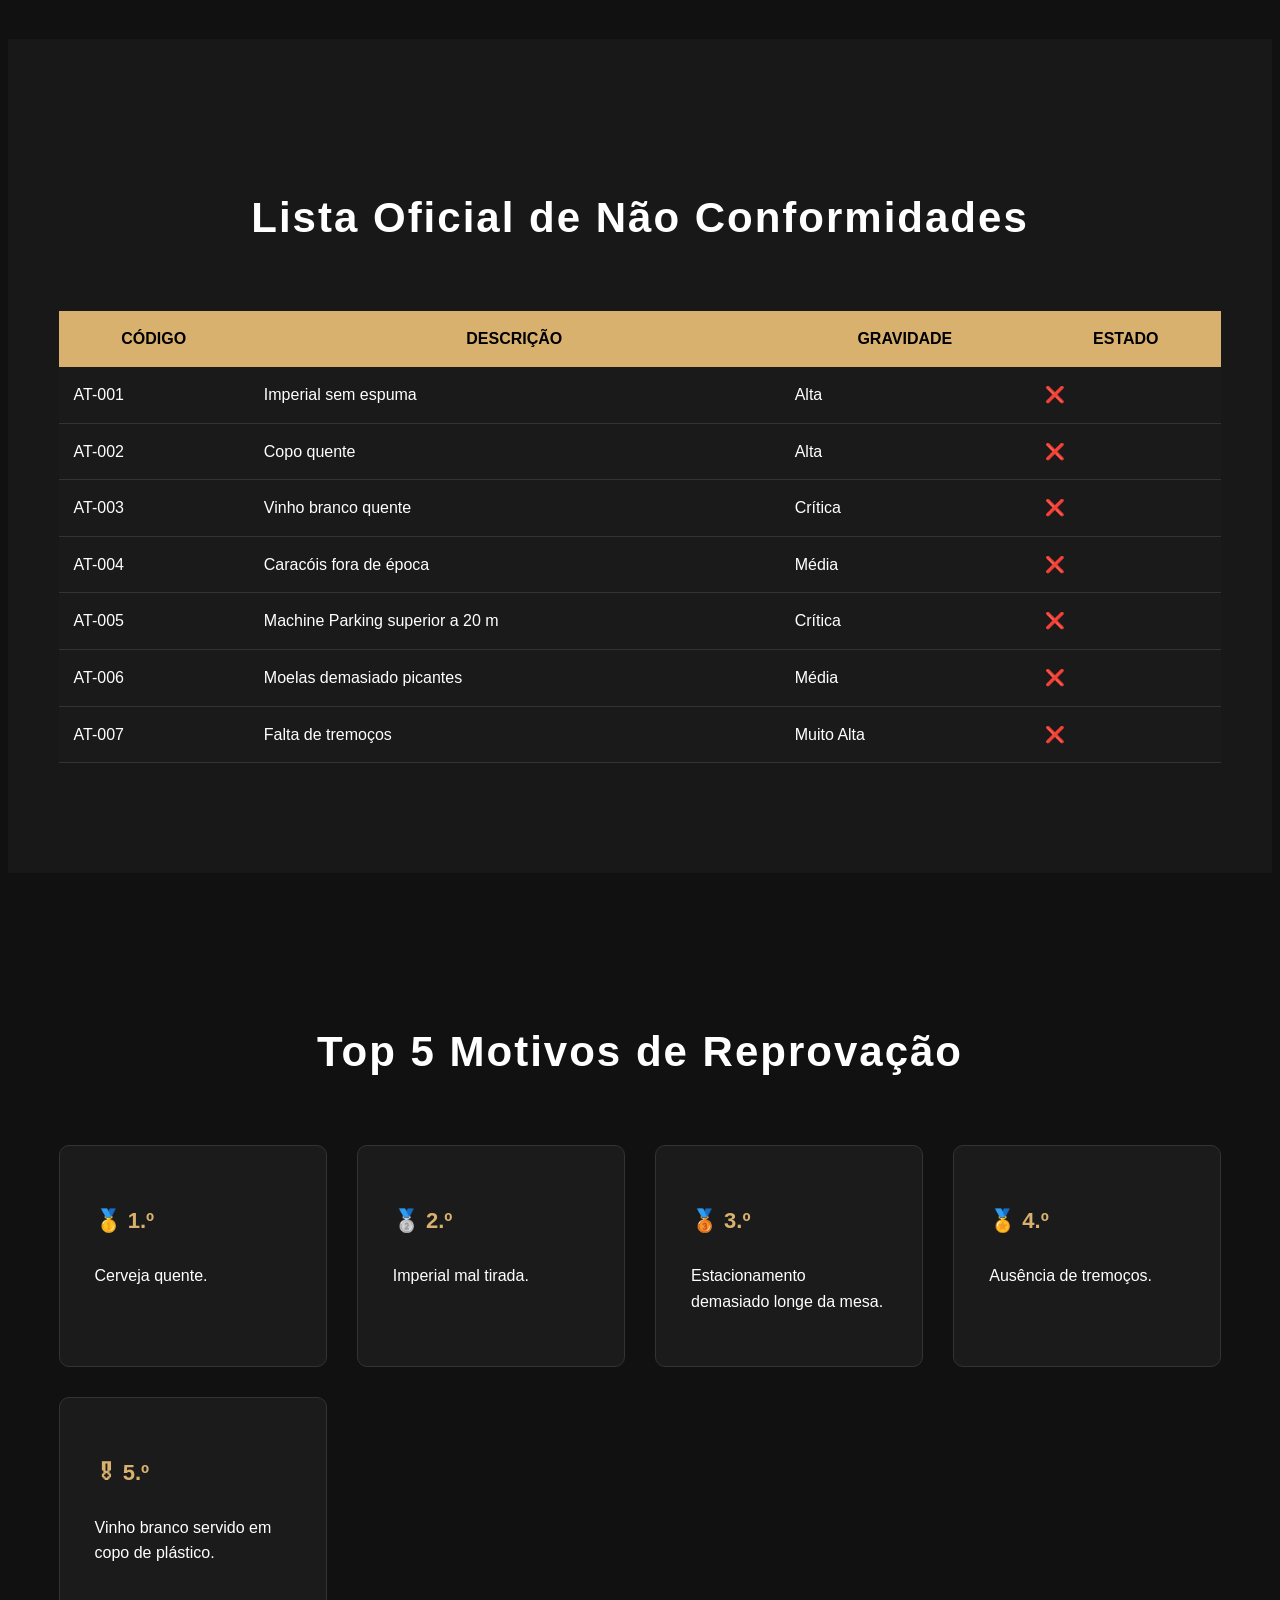
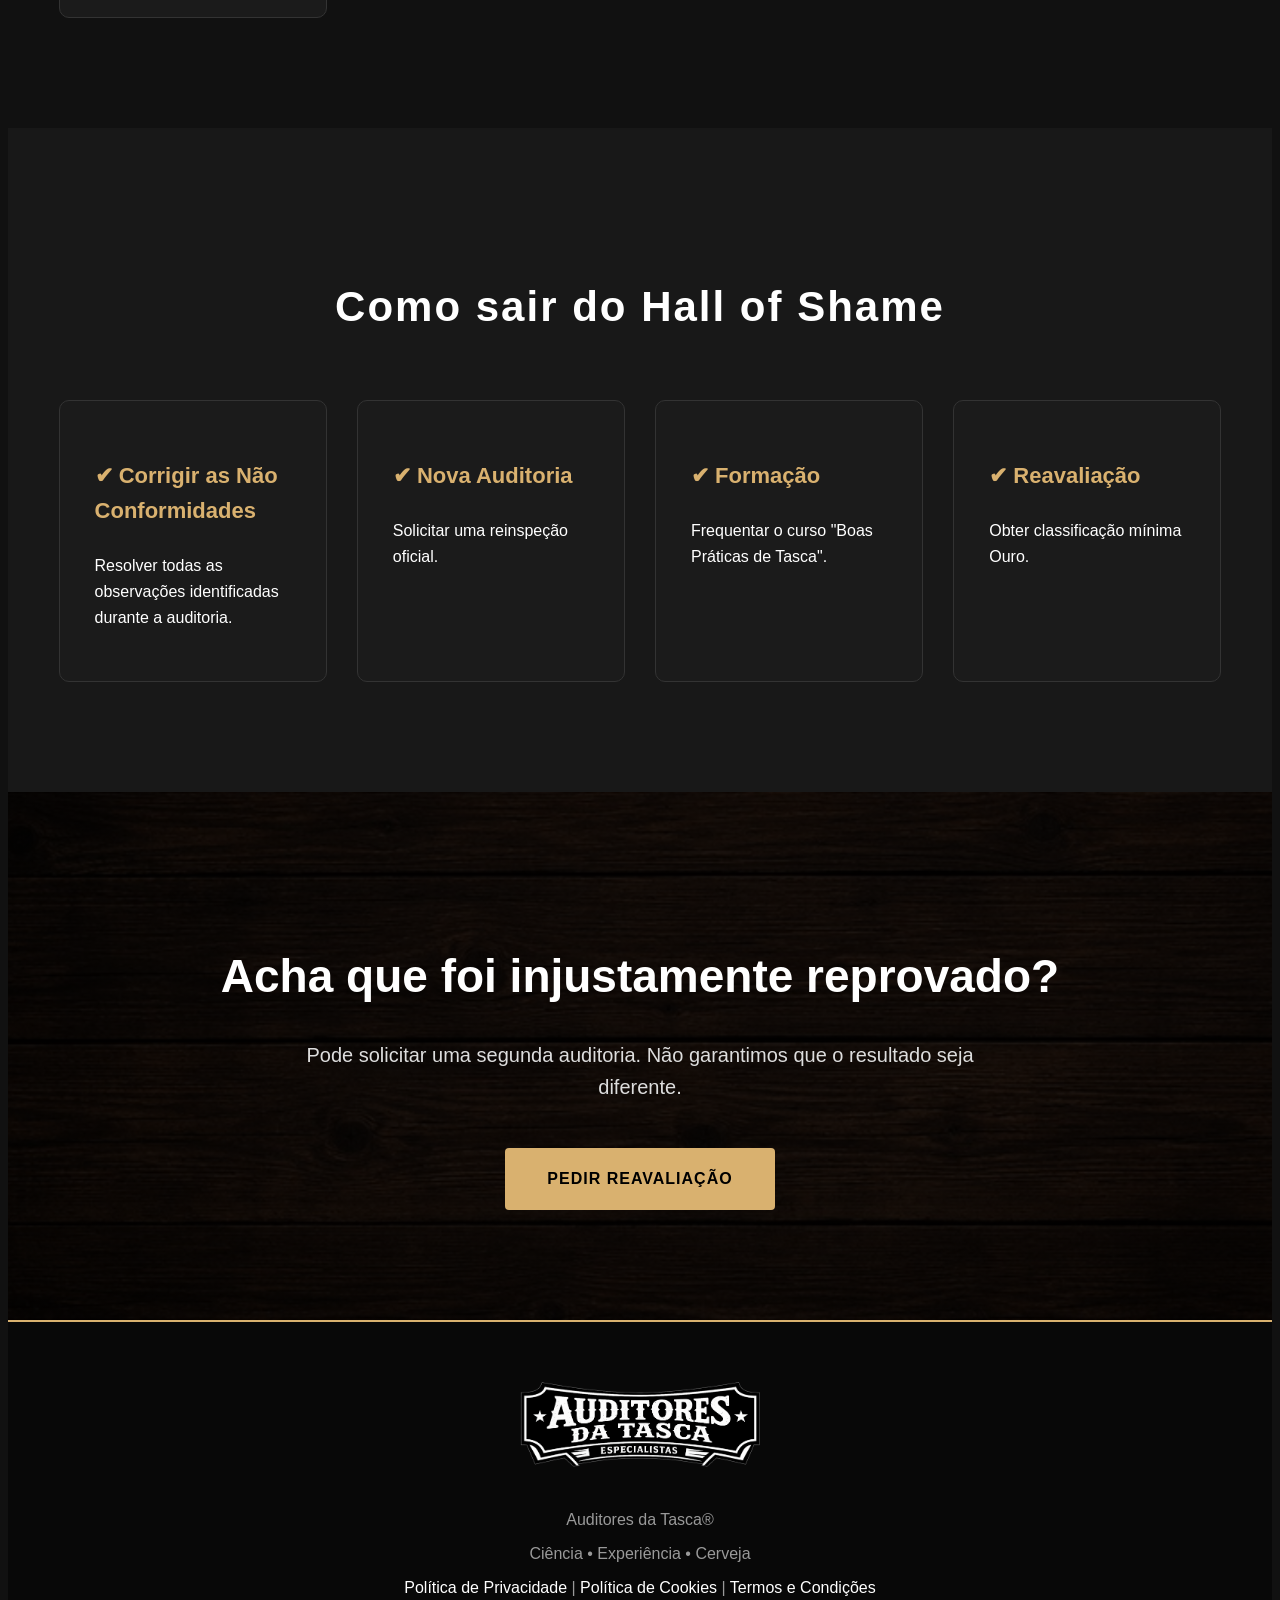
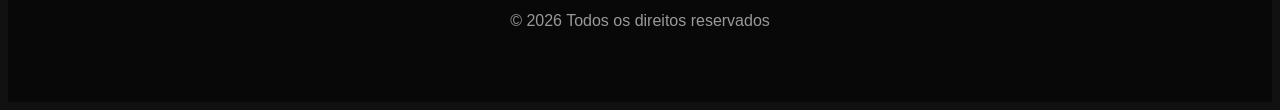
<file: hall-of-shame.html>
<!DOCTYPE html>
<html lang="pt-PT">

<head>

<meta charset="UTF-8">
<meta name="viewport" content="width=device-width, initial-scale=1.0">

<title>Hall of Shame | Auditores da Tasca</title>
<link rel="icon" href="/favicon.ico" type="image/x-icon">
<link rel="stylesheet" href="assets/css/style.css">

</head>

<body>

<header>

    <div class="container header-wrapper">

        <a href="index.html" class="brand">
            <img src="assets/img/logo-horizontal.png" alt="Auditores da Tasca">
        </a>

        <nav id="mainNav">

            <a href="quem-somos.html">Quem Somos</a>
            <a href="certificacoes.html">Certificações</a>
            <a href="ensaios.html">Ensaios</a>
            <a href="hall-of-fame.html">Hall of Fame</a>
            <a href="hall-of-shame.html">Hall of Shame</a>
            <a href="merchandising.html">Coleção ATA</a>
            <a href="contactos.html">Contactos</a>

        </nav>

    </div>

</header>

<section class="hero">

<div class="hero-overlay"></div>

<div class="hero-content">

<img src="assets/img/logo-circular.png" class="hero-logo" alt="Logo">

<h1>HALL OF SHAME</h1>

<h2>Não conformidades críticas detetadas pelos Auditores da Tasca</h2>

<p>

Nem todos os estabelecimentos passam na auditoria...

</p>

</div>

</section>

<section class="section">

<div class="container">

<h2>Infrações Graves</h2>

<div class="cards">

<div class="card">

<h3>🍺 Cerveja Quente</h3>

<p>

<strong>Nível:</strong> Crítico

</p>

<p>

Temperatura superior a 12 ºC.

</p>

<p>

Resultado:

❌ Reprovado

</p>

</div>

<div class="card">

<h3>🍷 Vinho Branco à Temperatura Ambiente</h3>

<p>

<strong>Nível:</strong> Muito Grave

</p>

<p>

Servido sem refrigeração.

</p>

<p>

Resultado:

❌ Reprovado

</p>

</div>

<div class="card">

<h3>🏍 Machine Parking</h3>

<p>

<strong>Nível:</strong> Crítico

</p>

<p>

Motociclo estacionado a 27 metros da esplanada.

</p>

<p>

Resultado:

❌ Reprovado

</p>

</div>

<div class="card">

<h3>🍖 Moelas</h3>

<p>

<strong>Nível:</strong> Grave

</p>

<p>

Consistência incompatível com mastigação humana.

</p>

<p>

Resultado:

❌ Reprovado

</p>

</div>

</div>

</div>

</section>

<section class="section dark">

<div class="container">

<h2>Lista Oficial de Não Conformidades</h2>

<table>

<tr>

<th>Código</th>

<th>Descrição</th>

<th>Gravidade</th>

<th>Estado</th>

</tr>

<tr>

<td>AT-001</td>

<td>Imperial sem espuma</td>

<td>Alta</td>

<td>❌</td>

</tr>

<tr>

<td>AT-002</td>

<td>Copo quente</td>

<td>Alta</td>

<td>❌</td>

</tr>

<tr>

<td>AT-003</td>

<td>Vinho branco quente</td>

<td>Crítica</td>

<td>❌</td>

</tr>

<tr>

<td>AT-004</td>

<td>Caracóis fora de época</td>

<td>Média</td>

<td>❌</td>

</tr>

<tr>

<td>AT-005</td>

<td>Machine Parking superior a 20 m</td>

<td>Crítica</td>

<td>❌</td>

</tr>

<tr>

<td>AT-006</td>

<td>Moelas demasiado picantes</td>

<td>Média</td>

<td>❌</td>

</tr>

<tr>

<td>AT-007</td>

<td>Falta de tremoços</td>

<td>Muito Alta</td>

<td>❌</td>

</tr>

</table>

</div>

</section>

<section class="section">

<div class="container">

<h2>Top 5 Motivos de Reprovação</h2>

<div class="cards">

<div class="card">

<h3>🥇 1.º</h3>

<p>Cerveja quente.</p>

</div>

<div class="card">

<h3>🥈 2.º</h3>

<p>Imperial mal tirada.</p>

</div>

<div class="card">

<h3>🥉 3.º</h3>

<p>Estacionamento demasiado longe da mesa.</p>

</div>

<div class="card">

<h3>🏅 4.º</h3>

<p>Ausência de tremoços.</p>

</div>

<div class="card">

<h3>🎖 5.º</h3>

<p>Vinho branco servido em copo de plástico.</p>

</div>

</div>

</div>

</section>

<section class="section dark">

<div class="container">

<h2>Como sair do Hall of Shame</h2>

<div class="cards">

<div class="card">

<h3>✔ Corrigir as Não Conformidades</h3>

<p>

Resolver todas as observações identificadas durante a auditoria.

</p>

</div>

<div class="card">

<h3>✔ Nova Auditoria</h3>

<p>

Solicitar uma reinspeção oficial.

</p>

</div>

<div class="card">

<h3>✔ Formação</h3>

<p>

Frequentar o curso "Boas Práticas de Tasca".

</p>

</div>

<div class="card">

<h3>✔ Reavaliação</h3>

<p>

Obter classificação mínima Ouro.

</p>

</div>

</div>

</div>

</section>

<section class="cta">

<div class="container">

<h2>

Acha que foi injustamente reprovado?

</h2>

<p>

Pode solicitar uma segunda auditoria. Não garantimos que o resultado seja diferente.

</p>

<a href="contactos.html" class="btn">

Pedir Reavaliação

</a>

</div>

</section>

<footer>

<div class="container">

<img src="assets/img/logo-horizontal.png" alt="Logo">

<p>

Auditores da Tasca®

</p>

<p>

Ciência • Experiência • Cerveja

</p>

<p>
<a href="privacidade.html">Política de Privacidade</a> |
<a href="cookies.html">Política de Cookies</a> |
<a href="termos.html">Termos e Condições</a>
</p>
    
<p>

© 2026 Todos os direitos reservados

</p>

</div>

</footer>

<script src="assets/js/main.js"></script>

</body>

</html>
</file>
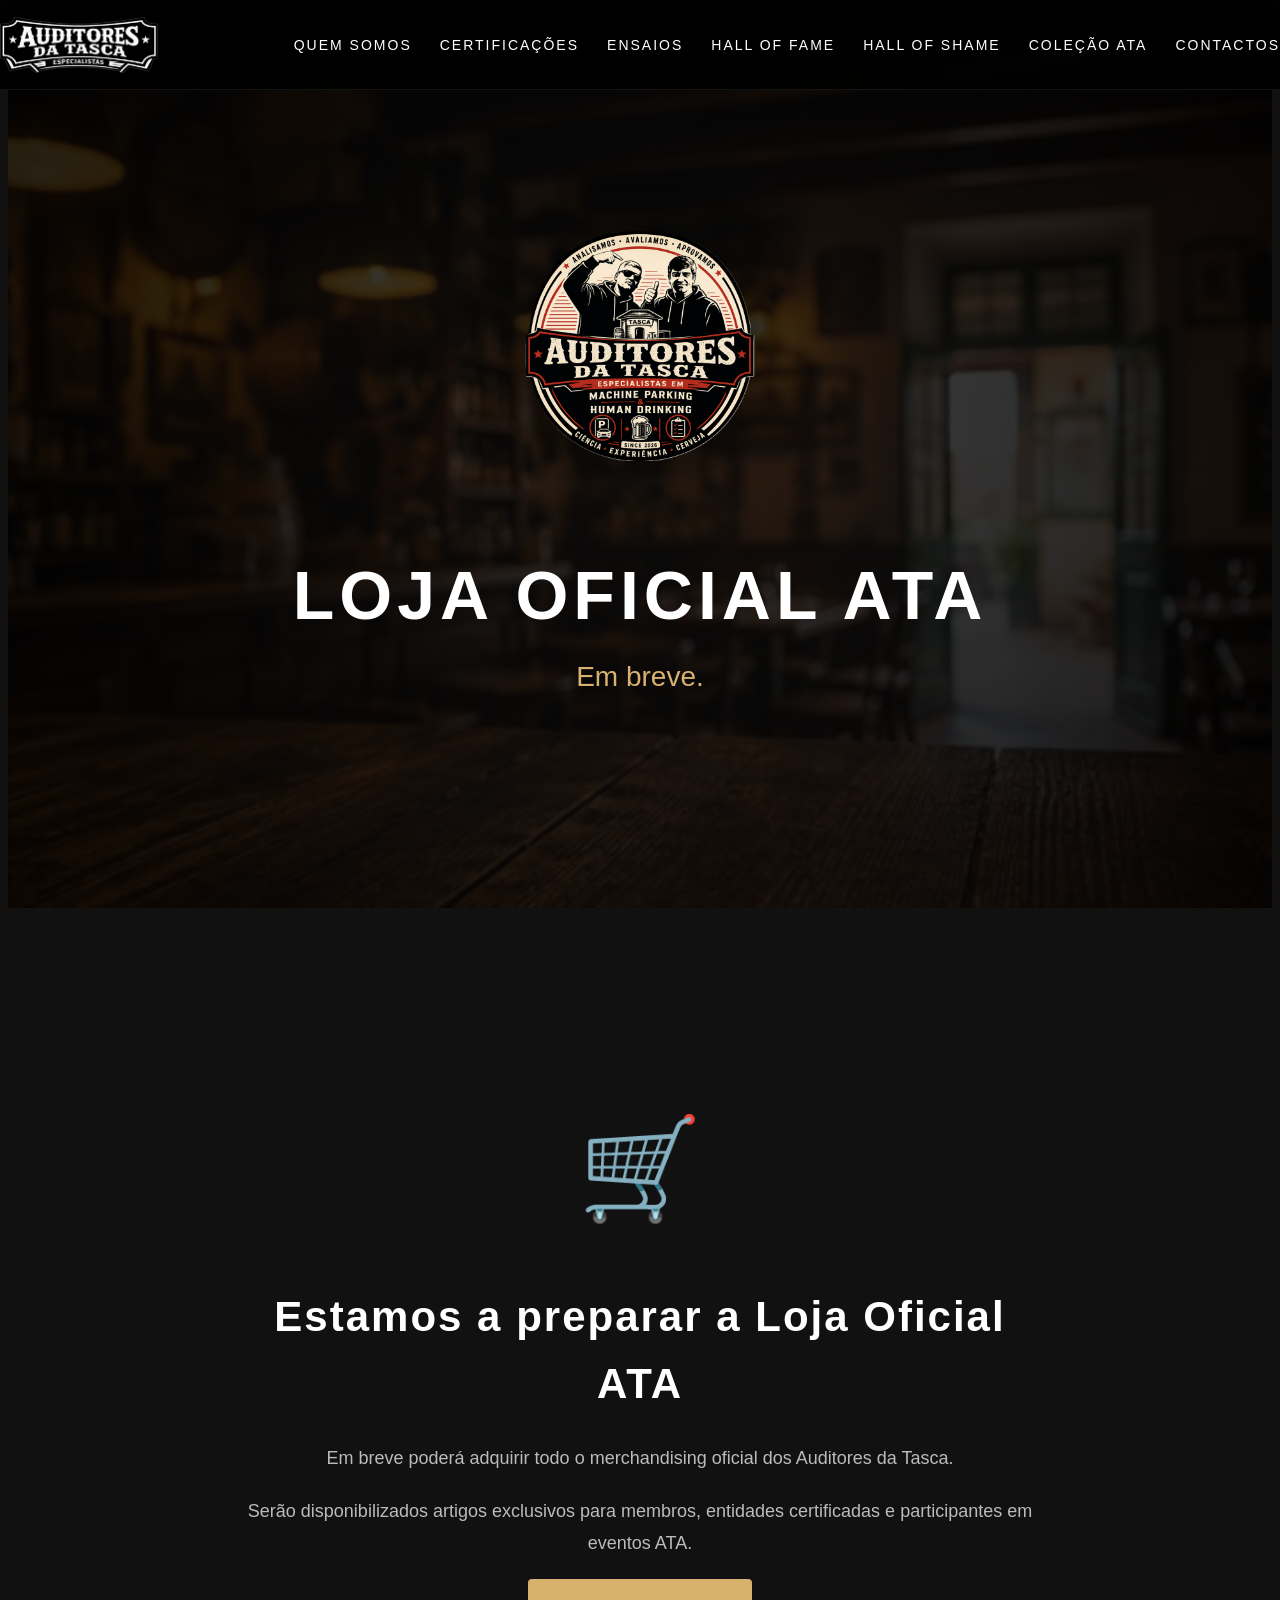
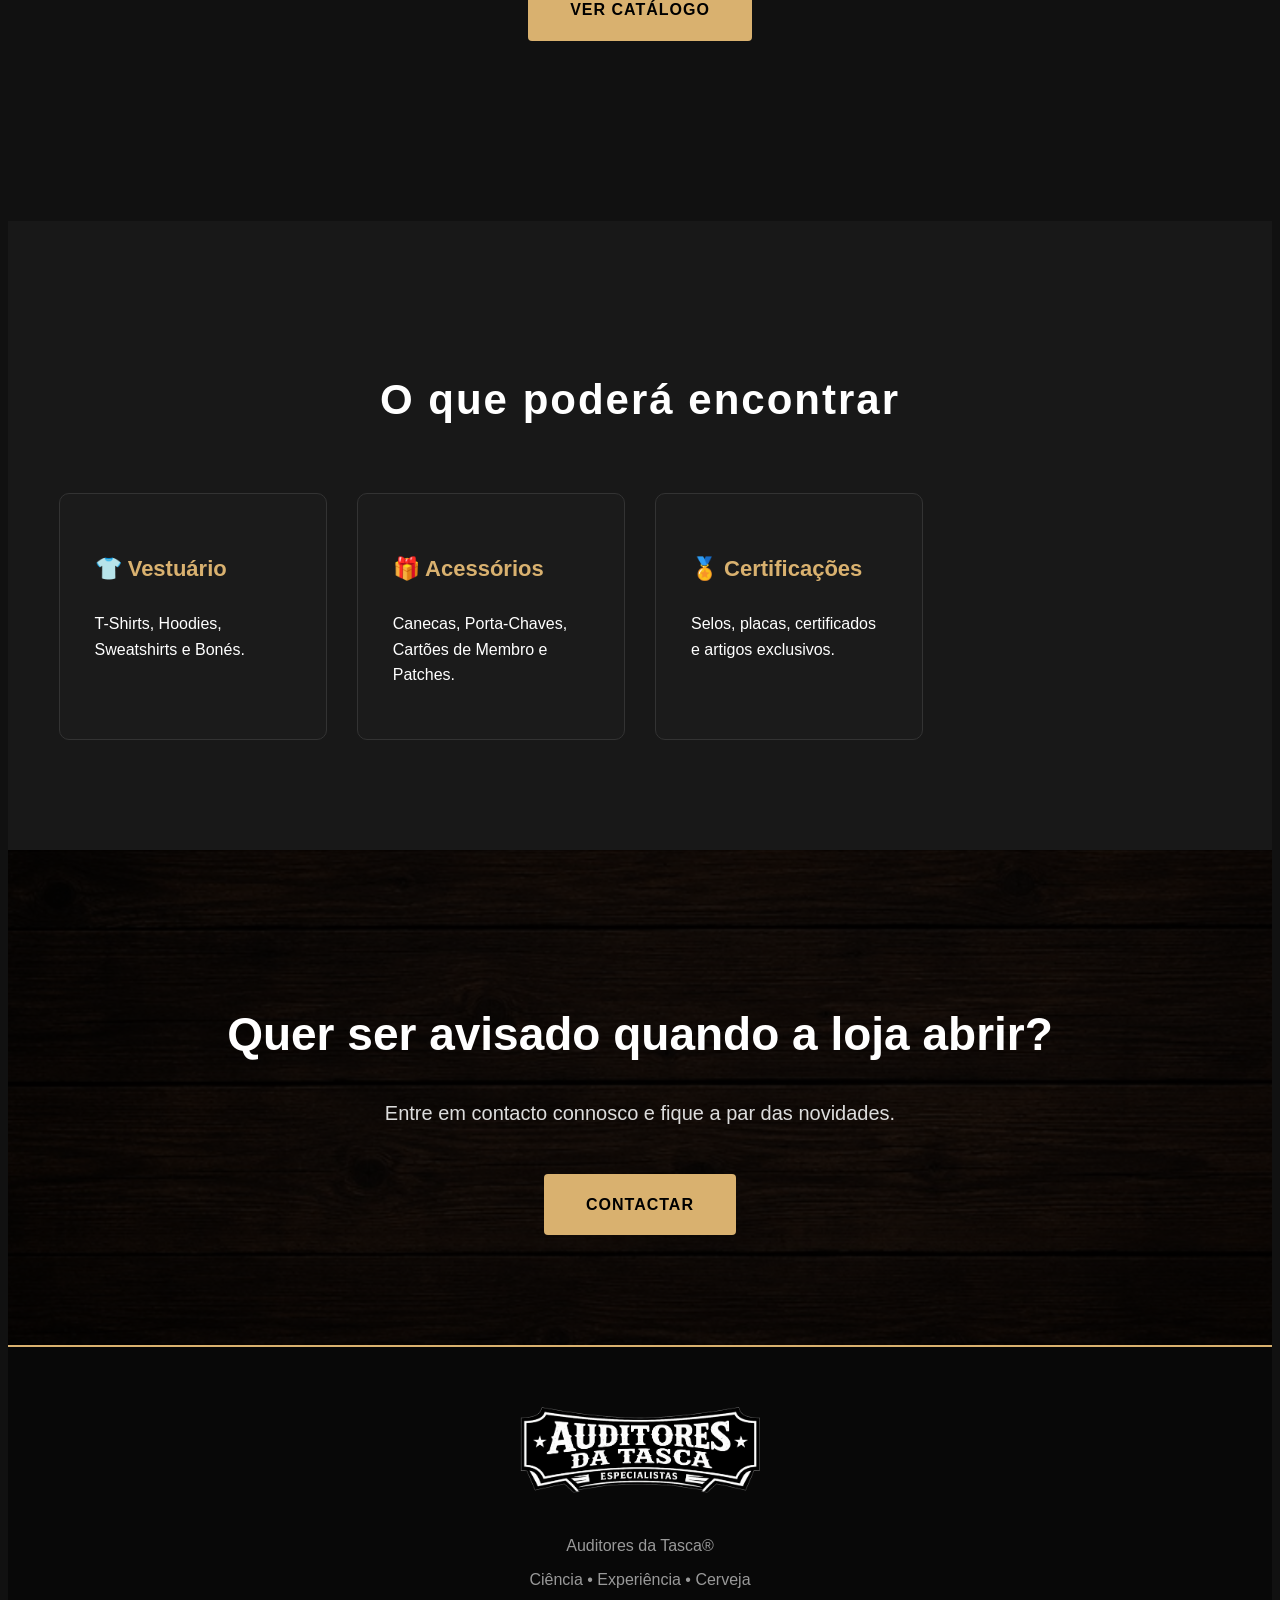
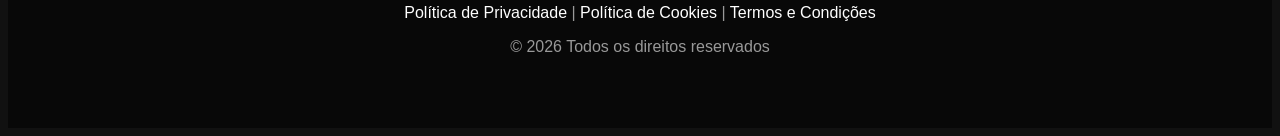
<file: loja.html>
<!DOCTYPE html>
<html lang="pt">

<head>

<meta charset="UTF-8">
<meta name="viewport" content="width=device-width, initial-scale=1.0">

<title>Loja Oficial ATA | Auditores da Tasca</title>

<meta name="description" content="Loja Oficial dos Auditores da Tasca.">

<link rel="stylesheet" href="assets/css/style.css">
<link rel="icon" href="/favicon.ico">

</head>

<body>

<header>

    <div class="container header-wrapper">

        <a href="index.html" class="brand">
            <img src="assets/img/logo-horizontal.png" alt="Auditores da Tasca">
        </a>

        <nav id="mainNav">

            <a href="quem-somos.html">Quem Somos</a>
            <a href="certificacoes.html">Certificações</a>
            <a href="ensaios.html">Ensaios</a>
            <a href="hall-of-fame.html">Hall of Fame</a>
            <a href="hall-of-shame.html">Hall of Shame</a>
            <a href="merchandising.html">Coleção ATA</a>
            <a href="contactos.html">Contactos</a>

        </nav>

    </div>

</header>

<section class="hero hero-small">
    
    <div class="hero-overlay"></div>

    <div class="hero-content">

        <img src="assets/img/logo-circular.png" class="hero-logo" alt="Logo">

<div class="container">

<h1>LOJA OFICIAL ATA</h1>

<h2>

Em breve.

</h2>

</div>
            </div>

</section>
<section class="section">

<div class="container">

<div class="store-placeholder">

<div class="store-icon">

🛒

</div>

<h2>Estamos a preparar a Loja Oficial ATA</h2>

<p>

Em breve poderá adquirir todo o merchandising oficial dos Auditores da Tasca.

</p>

<p>

Serão disponibilizados artigos exclusivos para membros, entidades certificadas e participantes em eventos ATA.

</p>

<a href="merchandising.html" class="btn">

Ver Catálogo

</a>

</div>

</div>

</section>

<section class="section dark">

<div class="container">

<h2>O que poderá encontrar</h2>

<div class="cards">

<div class="card">

<h3>👕 Vestuário</h3>

<p>

T-Shirts, Hoodies, Sweatshirts e Bonés.

</p>

</div>

<div class="card">

<h3>🎁 Acessórios</h3>

<p>

Canecas, Porta-Chaves, Cartões de Membro e Patches.

</p>

</div>

<div class="card">

<h3>🏅 Certificações</h3>

<p>

Selos, placas, certificados e artigos exclusivos.

</p>

</div>

</div>

</div>

</section>

<section class="cta">

<div class="container">

<h2>Quer ser avisado quando a loja abrir?</h2>

<p>

Entre em contacto connosco e fique a par das novidades.

</p>

<a href="contactos.html" class="btn">

Contactar

</a>

</div>

</section>
<footer>

<div class="container">

<img src="assets/img/logo-horizontal.png" alt="Logo">

<p>

Auditores da Tasca®

</p>

<p>

Ciência • Experiência • Cerveja

</p>

<p>
<a href="privacidade.html">Política de Privacidade</a> |
<a href="cookies.html">Política de Cookies</a> |
<a href="termos.html">Termos e Condições</a>
</p>
    
<p>

© 2026 Todos os direitos reservados

</p>

</div>

</footer>

<script src="assets/js/main.js"></script>

</body>

</html>
</file>
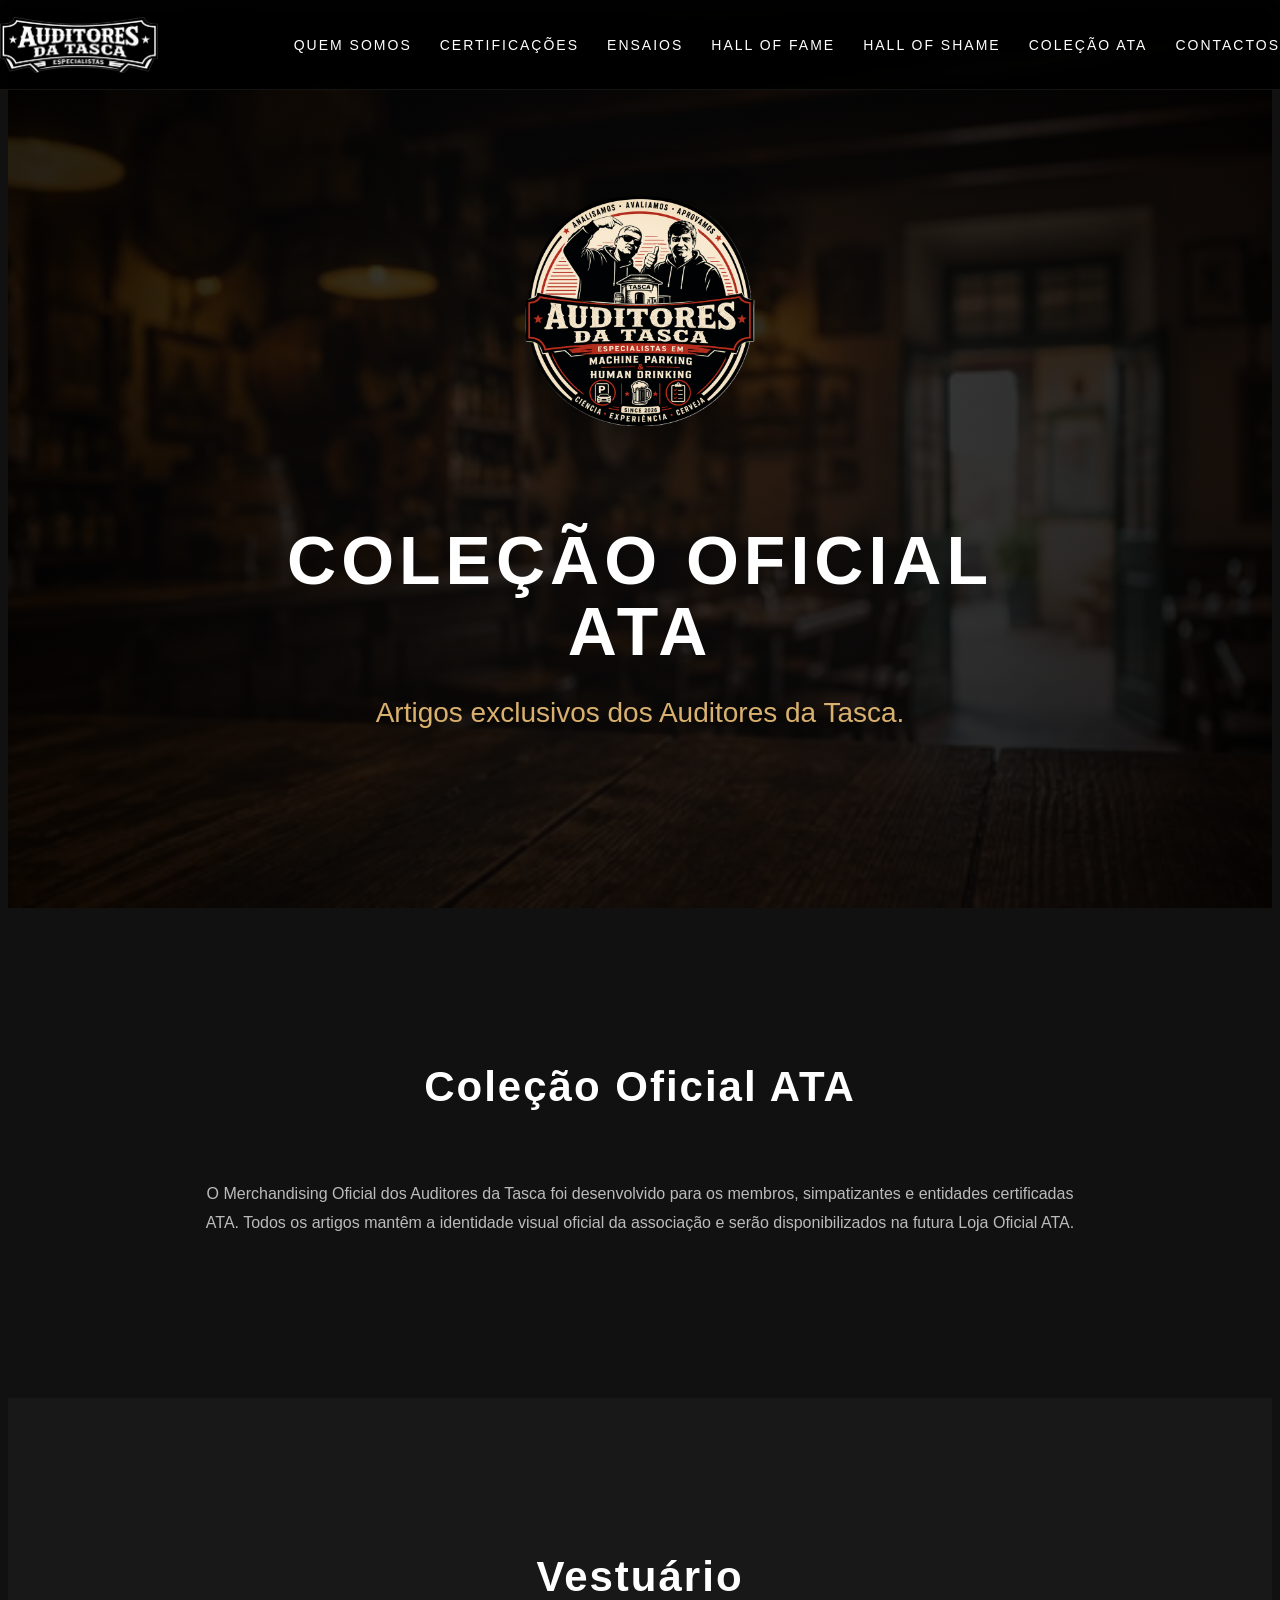
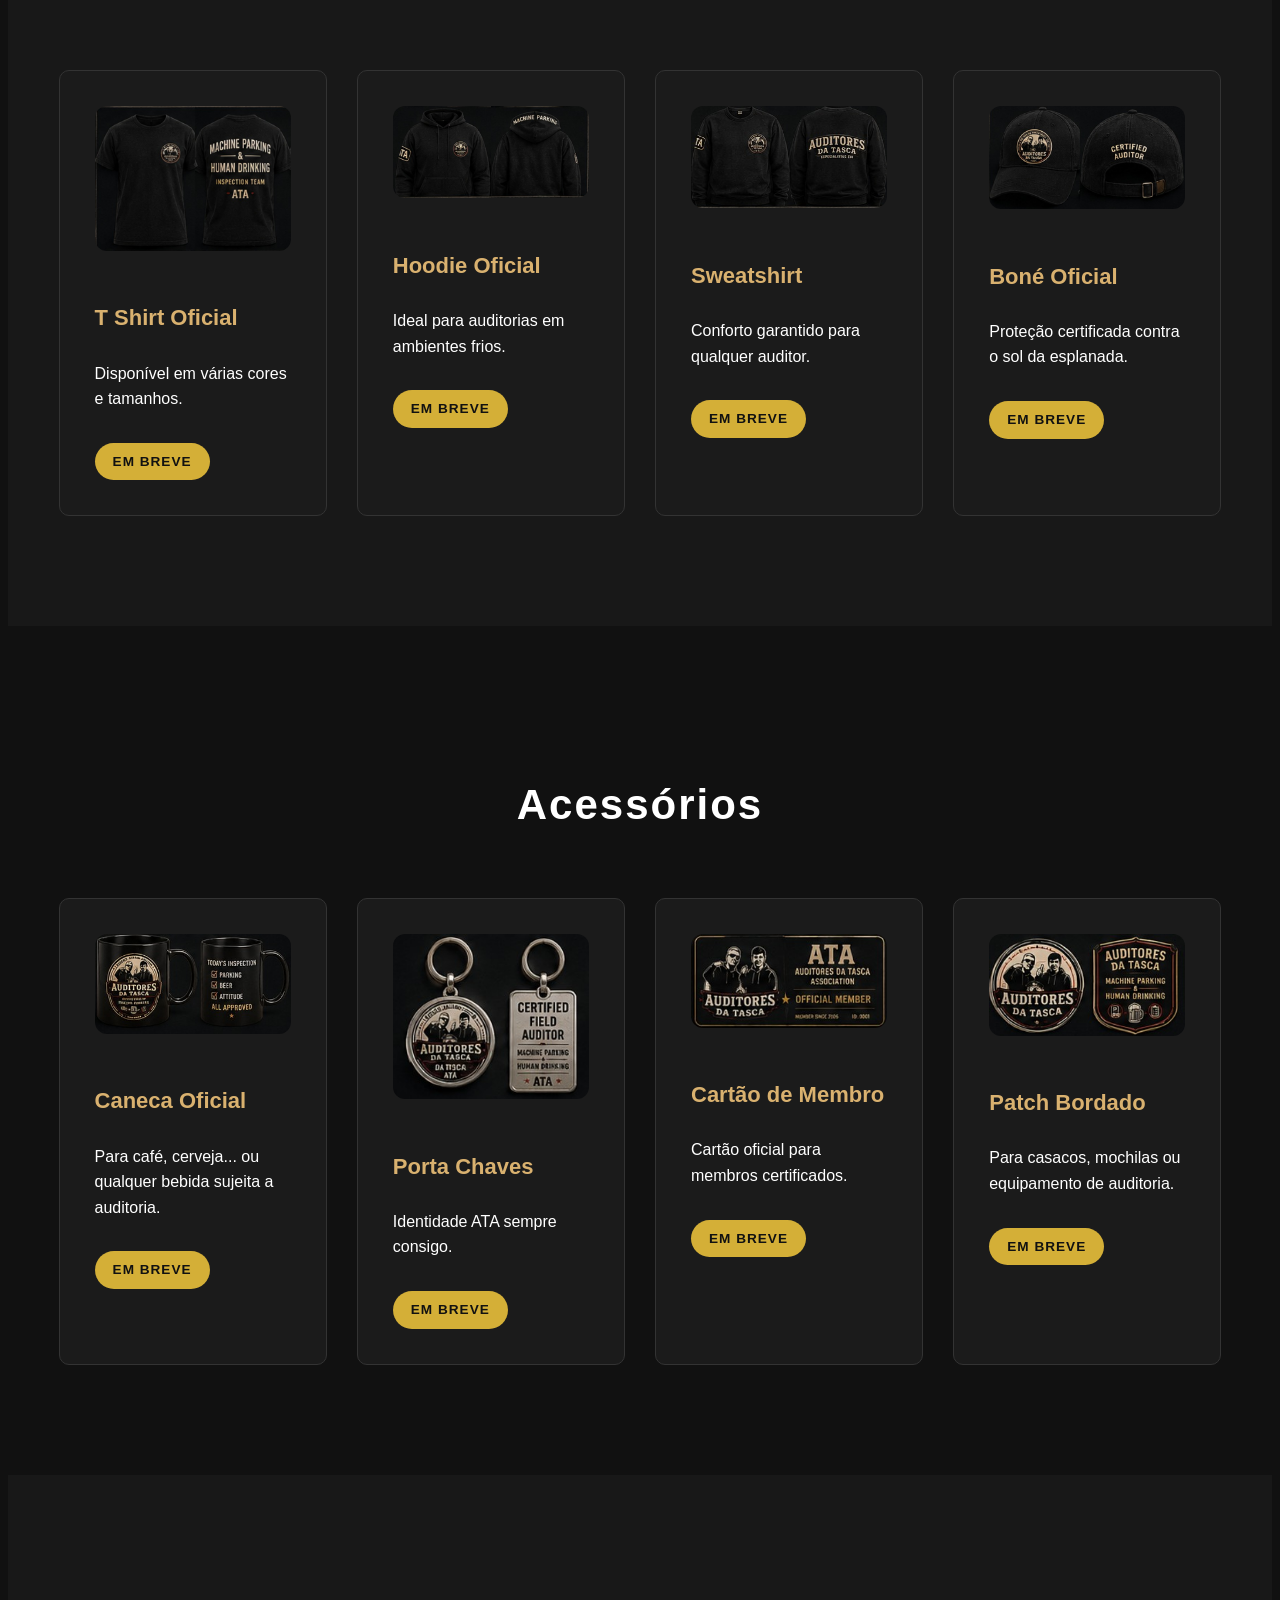
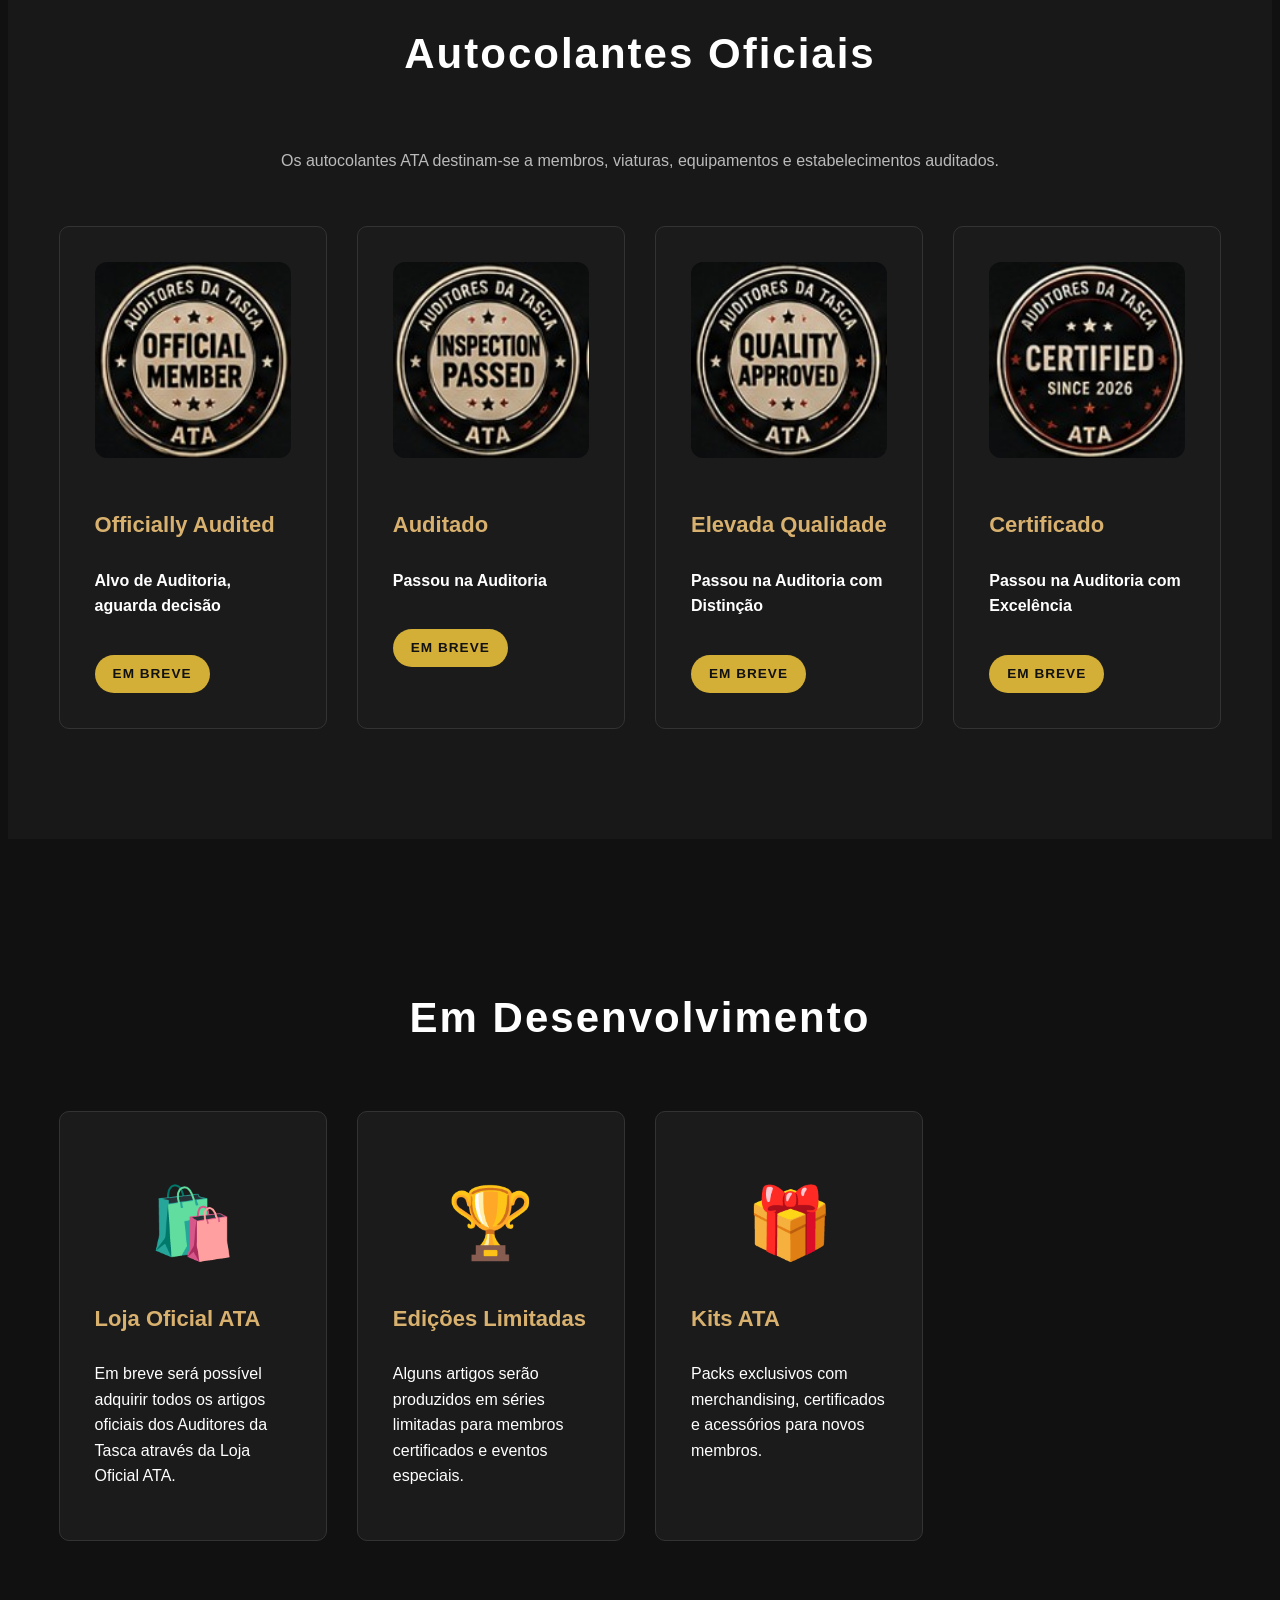
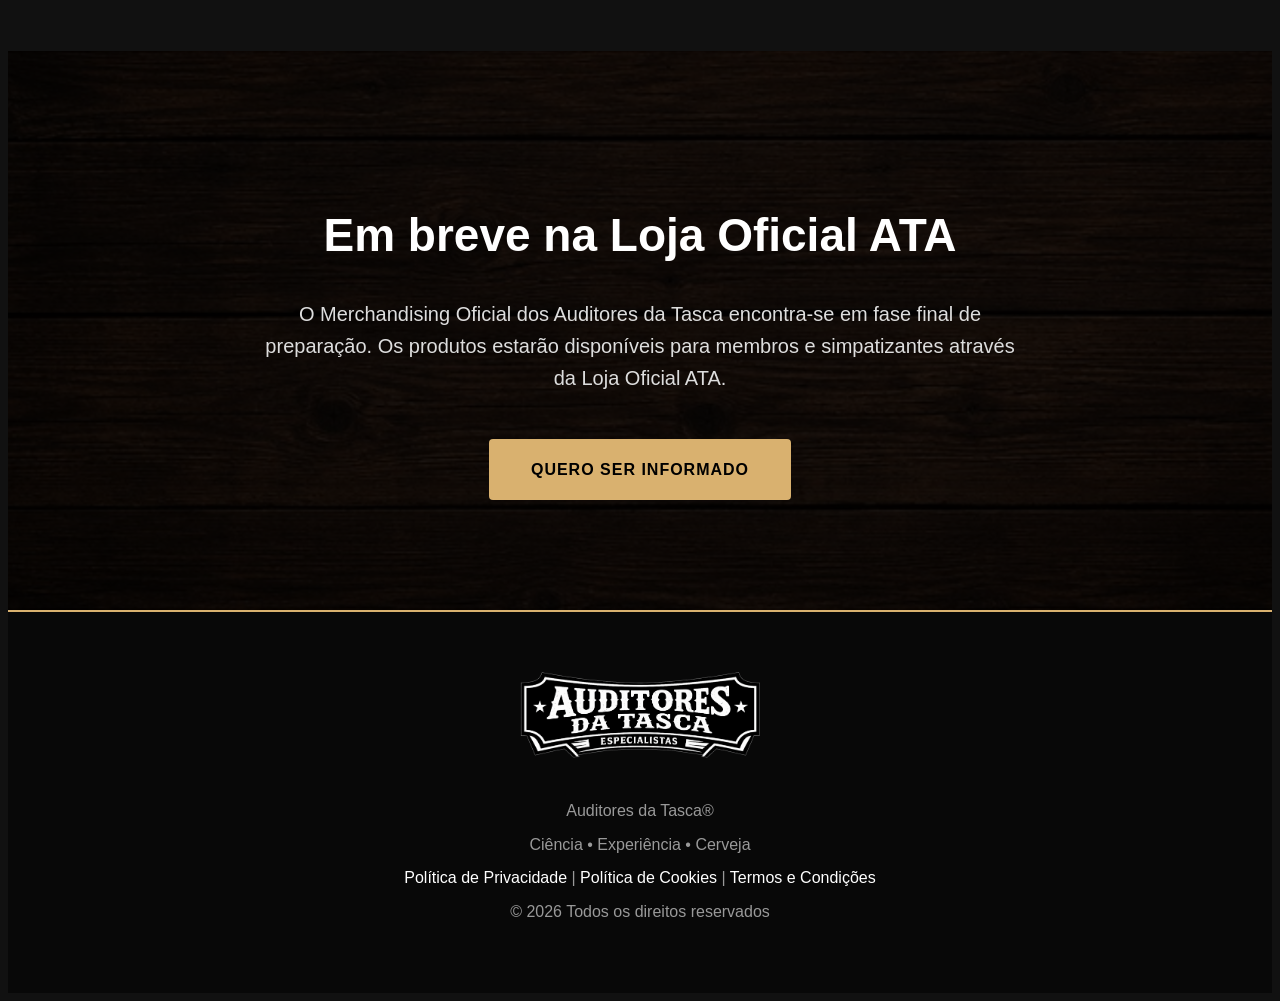
<file: merchandising.html>
<!DOCTYPE html>
<html lang="pt">

<head>

<meta charset="UTF-8">
<meta name="viewport" content="width=device-width, initial-scale=1.0">

<title>Coleção Oficial ATA | Auditores da Tasca</title>

<meta name="description" content="Coleção Oficial dos Auditores da Tasca.">

<link rel="stylesheet" href="assets/css/style.css">
<link rel="icon" href="/favicon.ico">

</head>

<body>

<header>

    <div class="container header-wrapper">

        <a href="index.html" class="brand">
            <img src="assets/img/logo-horizontal.png" alt="Auditores da Tasca">
        </a>

        <nav id="mainNav">

            <a href="quem-somos.html">Quem Somos</a>
            <a href="certificacoes.html">Certificações</a>
            <a href="ensaios.html">Ensaios</a>
            <a href="hall-of-fame.html">Hall of Fame</a>
            <a href="hall-of-shame.html">Hall of Shame</a>
            <a href="merchandising.html">Coleção ATA</a>
            <a href="contactos.html">Contactos</a>

        </nav>

    </div>

</header>

<section class="hero hero-small">
        <div class="hero-overlay"></div>

    <div class="hero-content">

        <img src="assets/img/logo-circular.png" class="hero-logo" alt="Logo">

<div class="container">

<h1>COLEÇÃO OFICIAL ATA</h1>

<h2>

Artigos exclusivos dos Auditores da Tasca.

</h2>

</div>
        </div>

</section>
<section class="section">

    <div class="container">

        <h2>Coleção Oficial ATA</h2>

        <p class="section-intro">

            O Merchandising Oficial dos Auditores da Tasca foi desenvolvido para os membros,
            simpatizantes e entidades certificadas ATA.

            Todos os artigos mantêm a identidade visual oficial da associação e serão
            disponibilizados na futura Loja Oficial ATA.

        </p>

    </div>

</section>

<section class="section dark">

    <div class="container">

        <h2>Vestuário</h2>

        <div class="cards">

            <div class="card">

                <img src="assets/img/merch/tshirt.jpg" alt="T Shirt ATA">

                <h3>T Shirt Oficial</h3>

                <p>

                    Disponível em várias cores e tamanhos.

                </p>

                <span class="badge">Em breve</span>

            </div>

            <div class="card">

                <img src="assets/img/merch/hoodie.jpg" alt="Hoodie ATA">

                <h3>Hoodie Oficial</h3>

                <p>

                    Ideal para auditorias em ambientes frios.

                </p>

                <span class="badge">Em breve</span>

            </div>

            <div class="card">

                <img src="assets/img/merch/sweatshirt.jpg" alt="Sweatshirt ATA">

                <h3>Sweatshirt</h3>

                <p>

                    Conforto garantido para qualquer auditor.

                </p>

                <span class="badge">Em breve</span>

            </div>

            <div class="card">

                <img src="assets/img/merch/cap.jpg" alt="Boné ATA">

                <h3>Boné Oficial</h3>

                <p>

                    Proteção certificada contra o sol da esplanada.

                </p>

                <span class="badge">Em breve</span>

            </div>

        </div>

    </div>

</section>
  <section class="section">

    <div class="container">

        <h2>Acessórios</h2>

        <div class="cards">

            <div class="card">

                <img src="assets/img/merch/mug.jpg" alt="Caneca Oficial ATA">

                <h3>Caneca Oficial</h3>

                <p>

                    Para café, cerveja... ou qualquer bebida sujeita a auditoria.

                </p>

                <span class="badge">Em breve</span>

            </div>

            <div class="card">

                <img src="assets/img/merch/keyring.jpg" alt="Porta Chaves ATA">

                <h3>Porta Chaves</h3>

                <p>

                    Identidade ATA sempre consigo.

                </p>

                <span class="badge">Em breve</span>

            </div>

            <div class="card">

                <img src="assets/img/merch/card.jpg" alt="Cartão de Membro">

                <h3>Cartão de Membro</h3>

                <p>

                    Cartão oficial para membros certificados.

                </p>

                <span class="badge">Em breve</span>

            </div>

            <div class="card">

                <img src="assets/img/merch/patch.jpg" alt="Patch Bordado">

                <h3>Patch Bordado</h3>

                <p>

                    Para casacos, mochilas ou equipamento de auditoria.

                </p>

                <span class="badge">Em breve</span>

            </div>

        </div>

    </div>

</section>
  <section class="section dark">

    <div class="container">

        <h2>Autocolantes Oficiais</h2>

        <p class="section-intro">

            Os autocolantes ATA destinam-se a membros, viaturas, equipamentos e estabelecimentos auditados.

        </p>

        <div class="cards">

            <div class="card">

                <img src="assets/img/merch/sticker1.jpg" alt="Sticker ATA">

                <h3>Officially Audited</h3>
                <h4>Alvo de Auditoria, aguarda decisão</h4>

                <span class="badge">Em breve</span>

            </div>

            <div class="card">

                <img src="assets/img/merch/sticker2.jpg" alt="Sticker ATA">

                <h3>Auditado</h3>
                <h4>Passou na Auditoria</h4>

                <span class="badge">Em breve</span>

            </div>

            <div class="card">

                <img src="assets/img/merch/sticker3.jpg" alt="Sticker ATA">

                <h3>Elevada Qualidade</h3>
                <h4>Passou na Auditoria com Distinção</h4>

                <span class="badge">Em breve</span>

            </div>

            <div class="card">

                <img src="assets/img/merch/sticker4.jpg" alt="Sticker ATA">

                <h3>Certificado</h3>
                <h4>Passou na Auditoria com Excelência</h4>

                <span class="badge">Em breve</span>

            </div>

        </div>

    </div>

</section>
  <section class="section">

    <div class="container">

        <h2>Em Desenvolvimento</h2>

        <div class="cards">

<a href="loja.html" class="card-link">
    <div class="card">
        <div class="coming-icon">🛍️</div>

        <h3>Loja Oficial ATA</h3>

        <p>
            Em breve será possível adquirir todos os artigos oficiais dos
            Auditores da Tasca através da Loja Oficial ATA.
        </p>
    </div>
</a>

            <div class="card">

                <div class="coming-icon">🏆</div>

                <h3>Edições Limitadas</h3>

                <p>

                    Alguns artigos serão produzidos em séries limitadas para membros
                    certificados e eventos especiais.

                </p>

            </div>

            <div class="card">

                <div class="coming-icon">🎁</div>

                <h3>Kits ATA</h3>

                <p>

                    Packs exclusivos com merchandising, certificados e acessórios para
                    novos membros.

                </p>

            </div>

        </div>

    </div>

</section>
  <section class="cta">

    <div class="container">

        <h2>Em breve na Loja Oficial ATA</h2>

        <p>

            O Merchandising Oficial dos Auditores da Tasca encontra-se em fase final de preparação.
            Os produtos estarão disponíveis para membros e simpatizantes através da Loja Oficial ATA.

        </p>

        <a href="contactos.html" class="btn">

            Quero ser informado

        </a>

    </div>

</section>
<footer>

<div class="container">

<img src="assets/img/logo-horizontal.png" alt="Logo">

<p>

Auditores da Tasca®

</p>

<p>

Ciência • Experiência • Cerveja

</p>

<p>
<a href="privacidade.html">Política de Privacidade</a> |
<a href="cookies.html">Política de Cookies</a> |
<a href="termos.html">Termos e Condições</a>
</p>
    
<p>

© 2026 Todos os direitos reservados

</p>

</div>

</footer>

<script src="assets/js/main.js"></script>

</body>
</html>
</file>
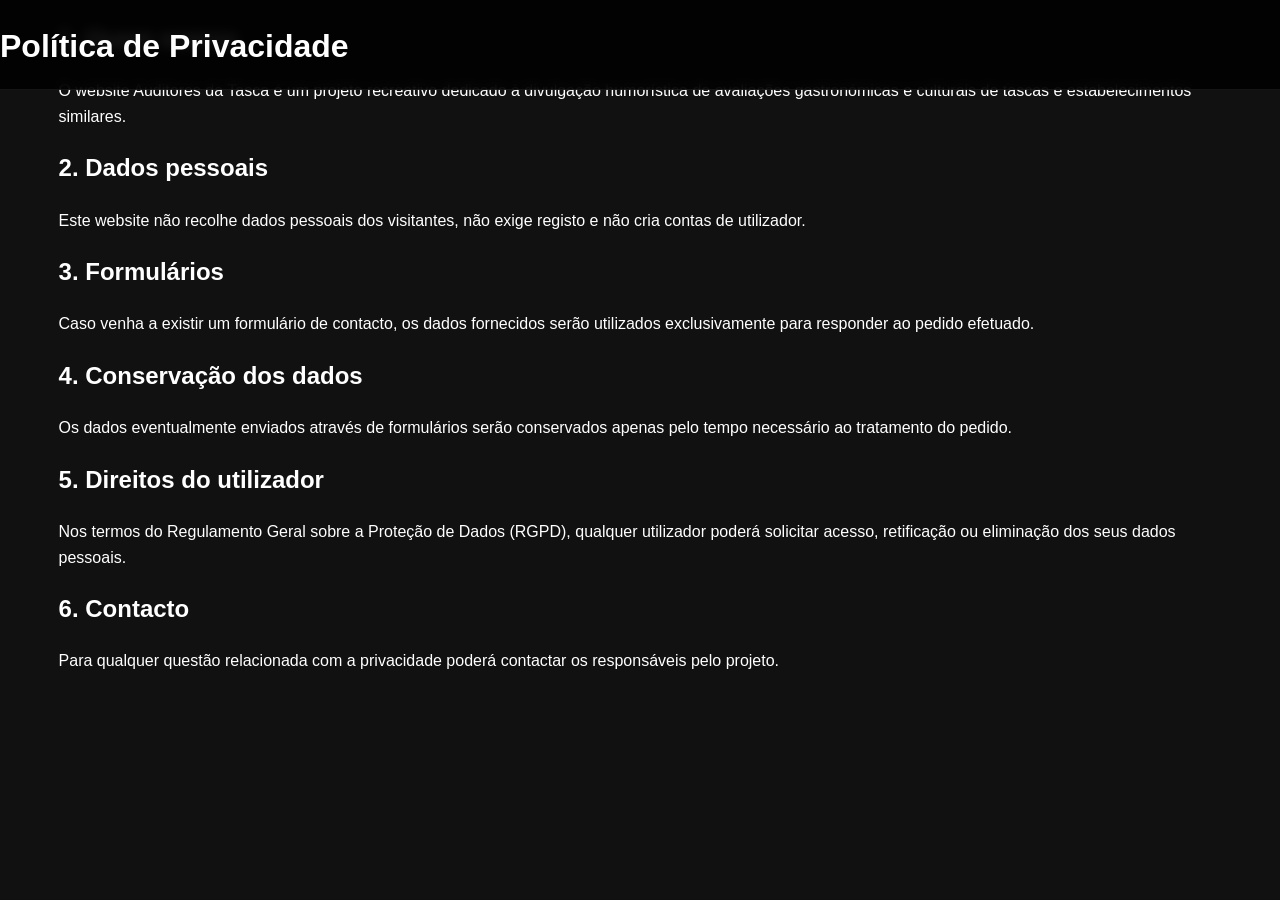
<file: privacidade.html>
<!DOCTYPE html>
<html lang="pt">
<head>
<meta charset="UTF-8">
<meta name="viewport" content="width=device-width, initial-scale=1.0">
<title>Política de Privacidade | Auditores da Tasca</title>
  <link rel="icon" href="/favicon.ico" type="image/x-icon">
<link rel="stylesheet" href="assets/css/style.css">
</head>

<body>

<header>
<h1>Política de Privacidade</h1>
</header>

<main class="container">

<h2>1. Quem somos</h2>

<p>
O website Auditores da Tasca é um projeto recreativo dedicado à divulgação humorística de avaliações gastronómicas e culturais de tascas e estabelecimentos similares.
</p>

<h2>2. Dados pessoais</h2>

<p>
Este website não recolhe dados pessoais dos visitantes, não exige registo e não cria contas de utilizador.
</p>

<h2>3. Formulários</h2>

<p>
Caso venha a existir um formulário de contacto, os dados fornecidos serão utilizados exclusivamente para responder ao pedido efetuado.
</p>

<h2>4. Conservação dos dados</h2>

<p>
Os dados eventualmente enviados através de formulários serão conservados apenas pelo tempo necessário ao tratamento do pedido.
</p>

<h2>5. Direitos do utilizador</h2>

<p>
Nos termos do Regulamento Geral sobre a Proteção de Dados (RGPD), qualquer utilizador poderá solicitar acesso, retificação ou eliminação dos seus dados pessoais.
</p>

<h2>6. Contacto</h2>

<p>
Para qualquer questão relacionada com a privacidade poderá contactar os responsáveis pelo projeto.
</p>

</main>

</body>
</html>
</file>
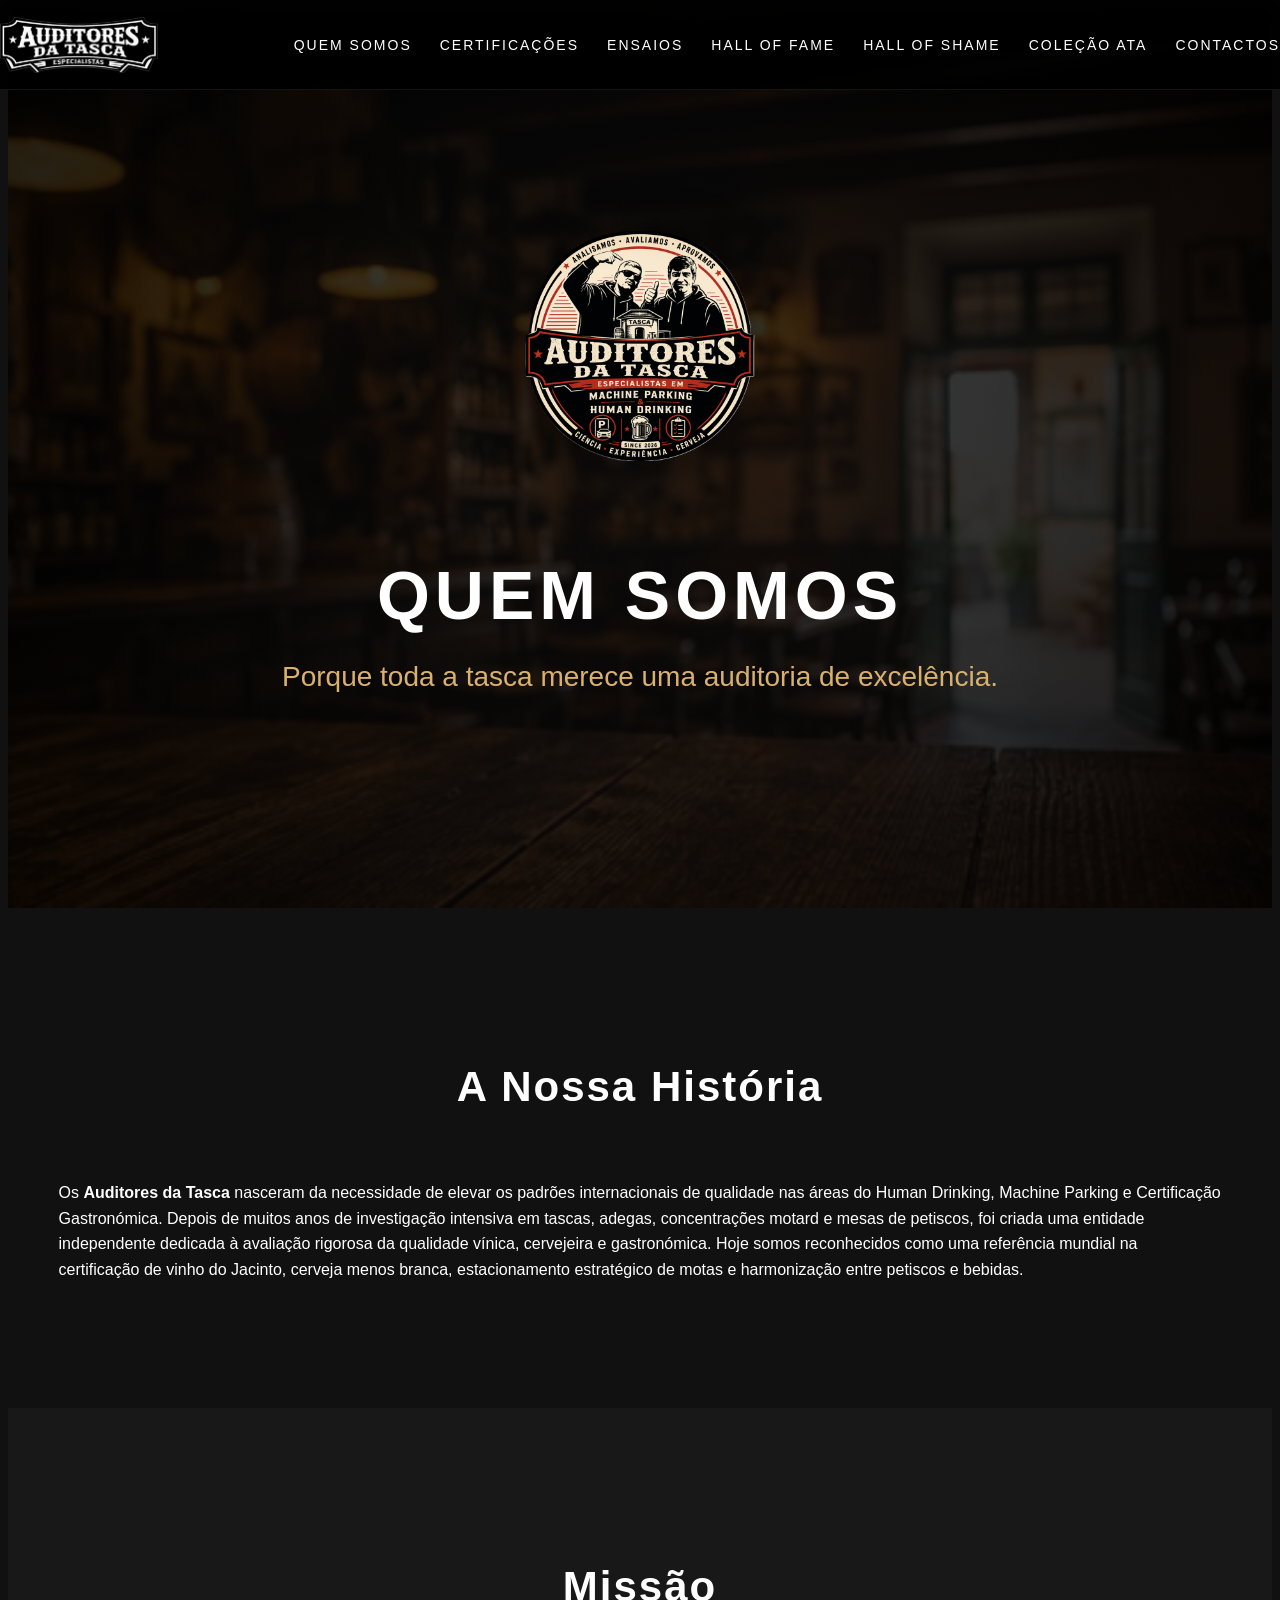
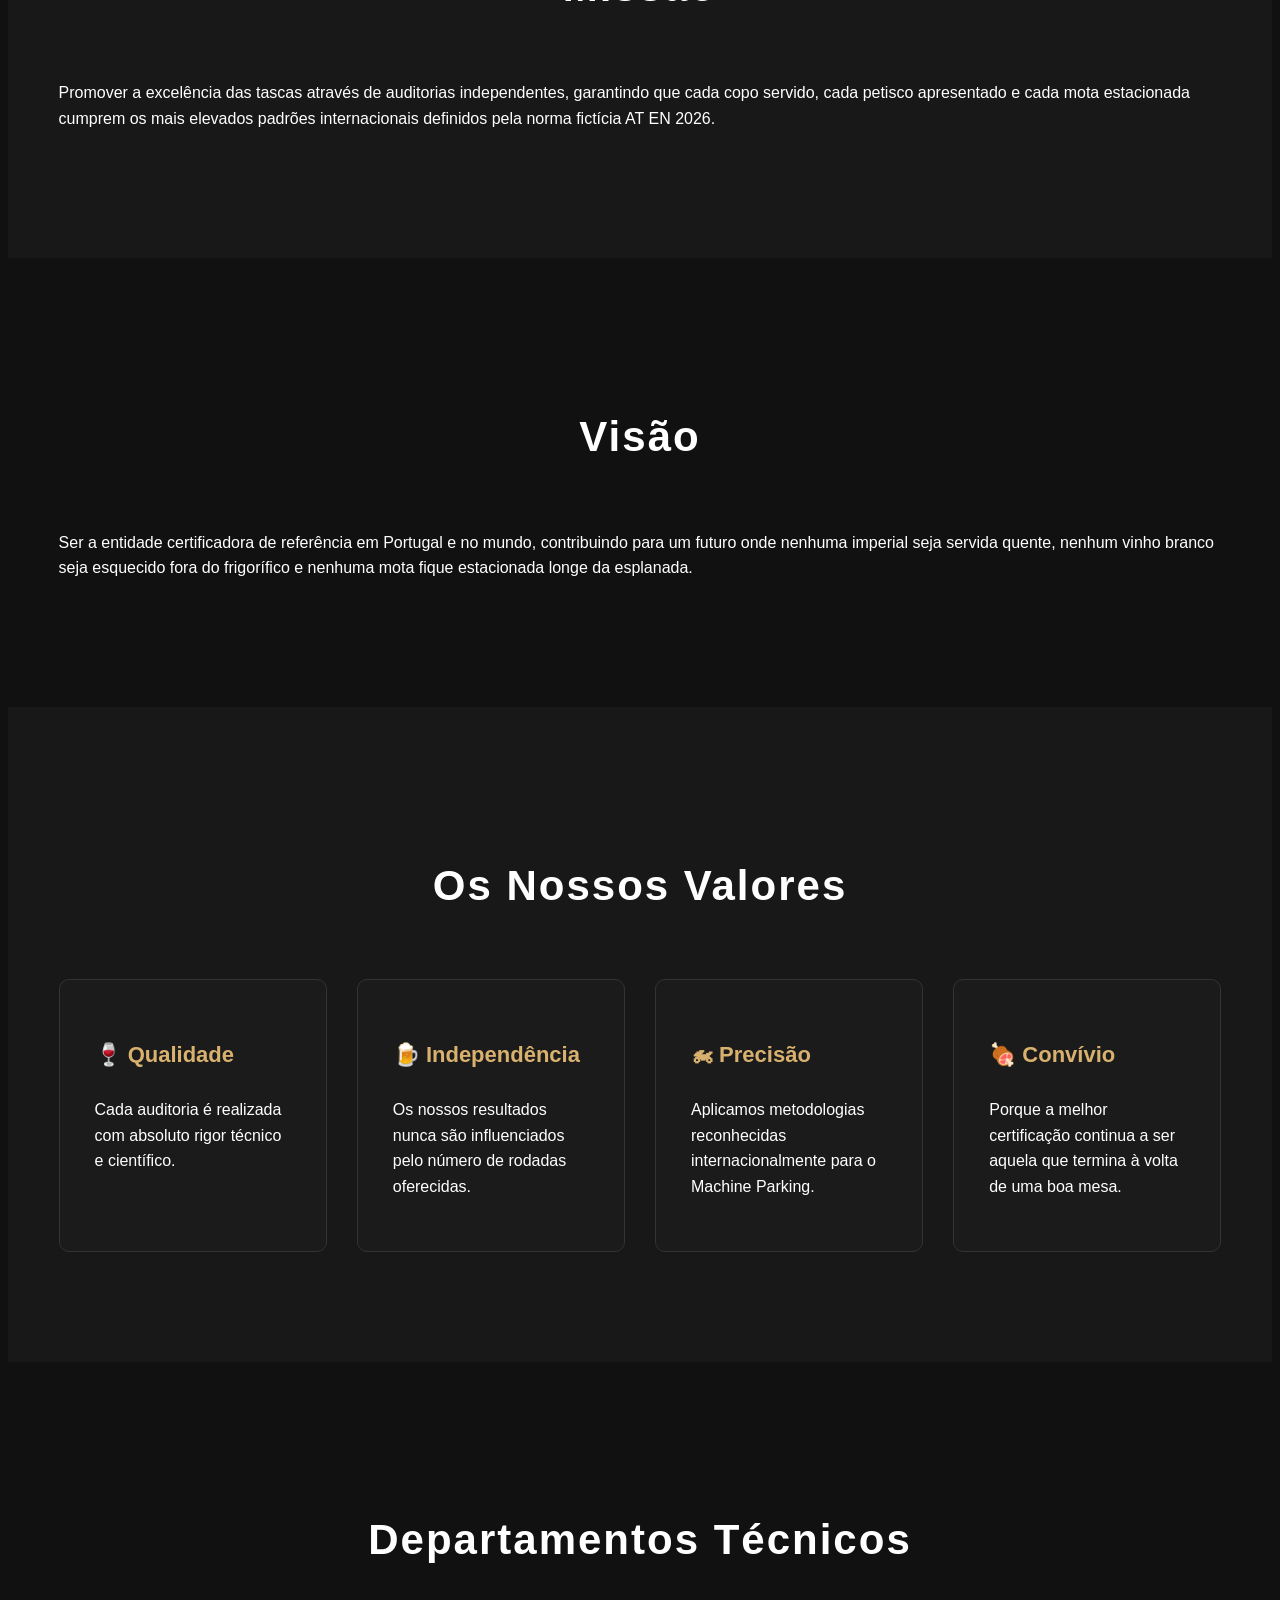
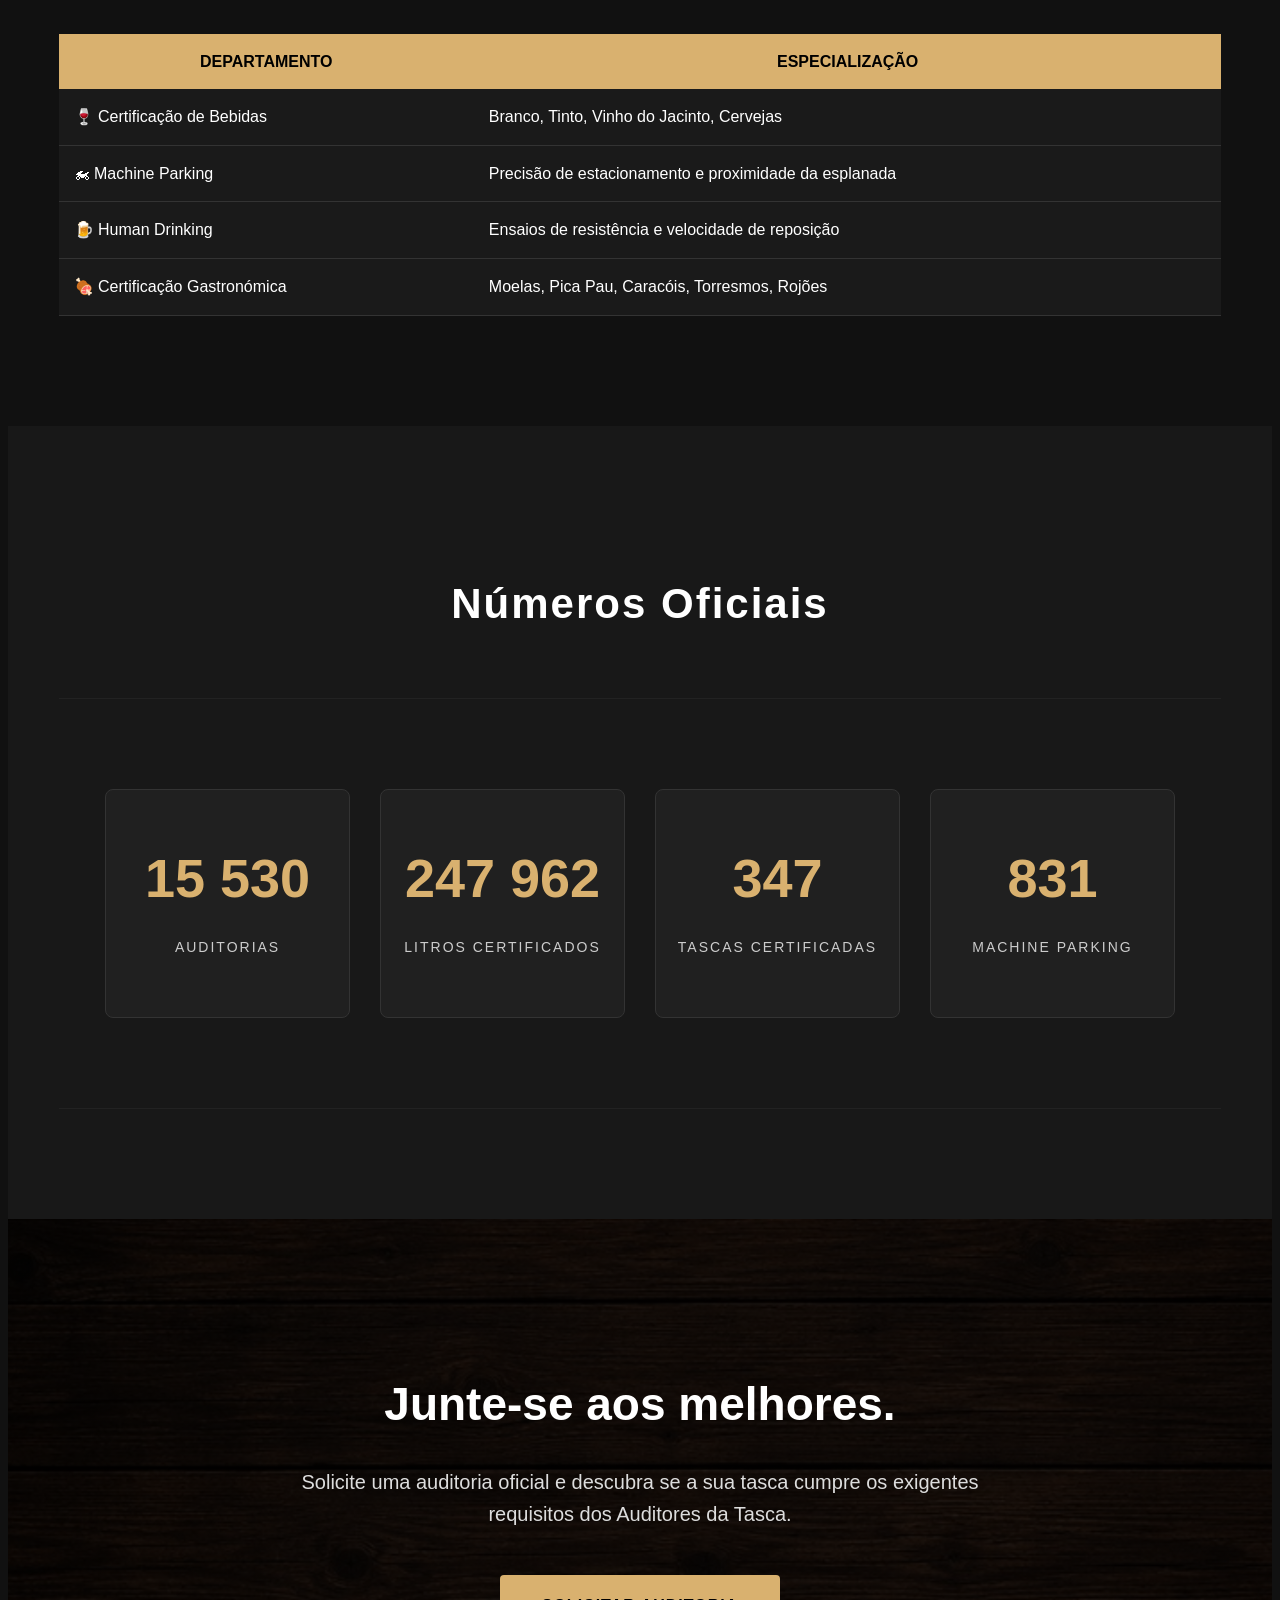
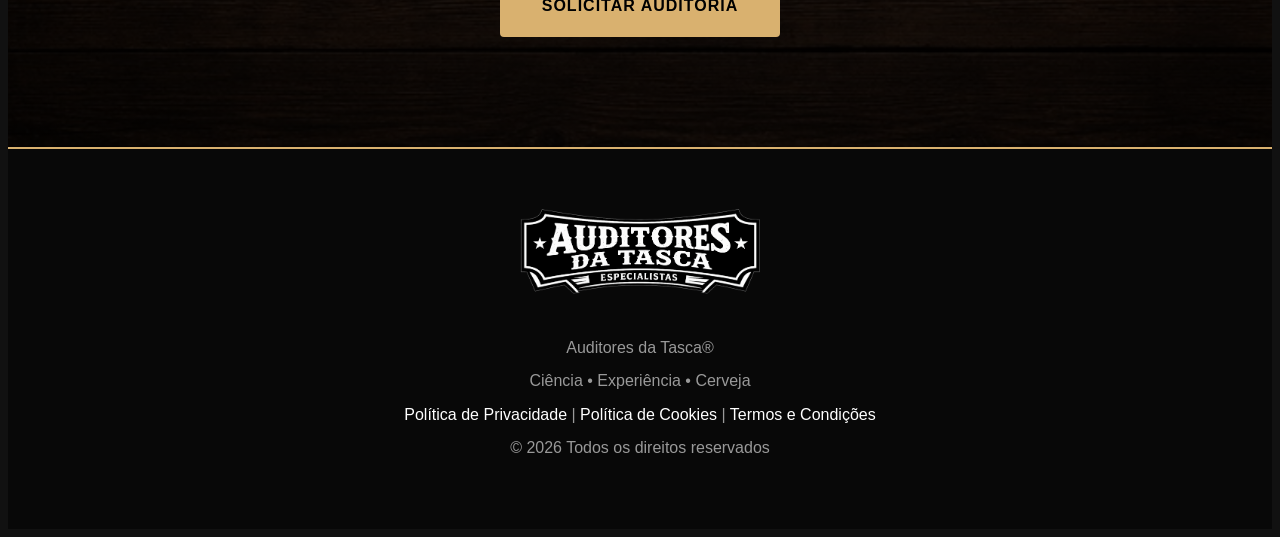
<file: quem-somos.html>
<!DOCTYPE html>
<html lang="pt-PT">

<head>

    <meta charset="UTF-8">
    <meta name="viewport" content="width=device-width, initial-scale=1.0">

    <title>Quem Somos | Auditores da Tasca</title>
<link rel="icon" href="/favicon.ico" type="image/x-icon">
    <link rel="stylesheet" href="assets/css/style.css">

</head>

<body>

<header>

    <div class="container header-wrapper">

        <a href="index.html" class="brand">
            <img src="assets/img/logo-horizontal.png" alt="Auditores da Tasca">
        </a>

        <nav id="mainNav">

            <a href="quem-somos.html">Quem Somos</a>
            <a href="certificacoes.html">Certificações</a>
            <a href="ensaios.html">Ensaios</a>
            <a href="hall-of-fame.html">Hall of Fame</a>
            <a href="hall-of-shame.html">Hall of Shame</a>
            <a href="merchandising.html">Coleção ATA</a>
            <a href="contactos.html">Contactos</a>

        </nav>

    </div>

</header>

<section class="hero">

    <div class="hero-overlay"></div>

    <div class="hero-content">

        <img src="assets/img/logo-circular.png" class="hero-logo" alt="Logo">

        <h1>QUEM SOMOS</h1>

        <h2>Porque toda a tasca merece uma auditoria de excelência.</h2>

    </div>

</section>

<section class="section">

<div class="container">

<h2>A Nossa História</h2>

<p>

Os <strong>Auditores da Tasca</strong> nasceram da necessidade de elevar os padrões internacionais de qualidade nas áreas do Human Drinking, Machine Parking e Certificação Gastronómica.

Depois de muitos anos de investigação intensiva em tascas, adegas, concentrações motard e mesas de petiscos, foi criada uma entidade independente dedicada à avaliação rigorosa da qualidade vínica, cervejeira e gastronómica.

Hoje somos reconhecidos como uma referência mundial na certificação de vinho do Jacinto, cerveja menos branca, estacionamento estratégico de motas e harmonização entre petiscos e bebidas.

</p>

</div>

</section>

<section class="section dark">

<div class="container">

<h2>Missão</h2>

<p>

Promover a excelência das tascas através de auditorias independentes, garantindo que cada copo servido, cada petisco apresentado e cada mota estacionada cumprem os mais elevados padrões internacionais definidos pela norma fictícia AT EN 2026.

</p>

</div>

</section>

<section class="section">

<div class="container">

<h2>Visão</h2>

<p>

Ser a entidade certificadora de referência em Portugal e no mundo, contribuindo para um futuro onde nenhuma imperial seja servida quente, nenhum vinho branco seja esquecido fora do frigorífico e nenhuma mota fique estacionada longe da esplanada.

</p>

</div>

</section>

<section class="section dark">

<div class="container">

<h2>Os Nossos Valores</h2>

<div class="cards">

<div class="card">

<h3>🍷 Qualidade</h3>

<p>

Cada auditoria é realizada com absoluto rigor técnico e científico.

</p>

</div>

<div class="card">

<h3>🍺 Independência</h3>

<p>

Os nossos resultados nunca são influenciados pelo número de rodadas oferecidas.

</p>

</div>

<div class="card">

<h3>🏍 Precisão</h3>

<p>

Aplicamos metodologias reconhecidas internacionalmente para o Machine Parking.

</p>

</div>

<div class="card">

<h3>🍖 Convívio</h3>

<p>

Porque a melhor certificação continua a ser aquela que termina à volta de uma boa mesa.

</p>

</div>

</div>

</div>

</section>

<section class="section">

<div class="container">

<h2>Departamentos Técnicos</h2>

<table>

<tr>

<th>Departamento</th>

<th>Especialização</th>

</tr>

<tr>

<td>🍷 Certificação de Bebidas</td>

<td>Branco, Tinto, Vinho do Jacinto, Cervejas</td>

</tr>

<tr>

<td>🏍 Machine Parking</td>

<td>Precisão de estacionamento e proximidade da esplanada</td>

</tr>

<tr>

<td>🍺 Human Drinking</td>

<td>Ensaios de resistência e velocidade de reposição</td>

</tr>

<tr>

<td>🍖 Certificação Gastronómica</td>

<td>Moelas, Pica Pau, Caracóis, Torresmos, Rojões</td>

</tr>

</table>

</div>

</section>

<section class="section dark">

<div class="container">

<h2>Números Oficiais</h2>

<div class="stats">

<div class="container">

<div class="stat">

<span class="counter" data-target="18452">0</span>

<p>Auditorias</p>

</div>

<div class="stat">

<span class="counter" data-target="294611">0</span>

<p>Litros Certificados</p>

</div>

<div class="stat">

<span class="counter" data-target="412">0</span>

<p>Tascas Certificadas</p>

</div>

<div class="stat">

<span class="counter" data-target="987">0</span>

<p>Machine Parking</p>

</div>

</div>

</div>

</div>

</section>

<section class="cta">

<div class="container">

<h2>

Junte-se aos melhores.

</h2>

<p>

Solicite uma auditoria oficial e descubra se a sua tasca cumpre os exigentes requisitos dos Auditores da Tasca.

</p>

<a href="contactos.html" class="btn">

Solicitar Auditoria

</a>

</div>

</section>

<footer>

<div class="container">

<img src="assets/img/logo-horizontal.png" alt="Logo">

<p>

Auditores da Tasca®

</p>

<p>

Ciência • Experiência • Cerveja

</p>

<p>
<a href="privacidade.html">Política de Privacidade</a> |
<a href="cookies.html">Política de Cookies</a> |
<a href="termos.html">Termos e Condições</a>
</p>
    
<p>

© 2026 Todos os direitos reservados

</p>

</div>

</footer>

<script src="assets/js/main.js"></script>

</body>

</html>
</file>
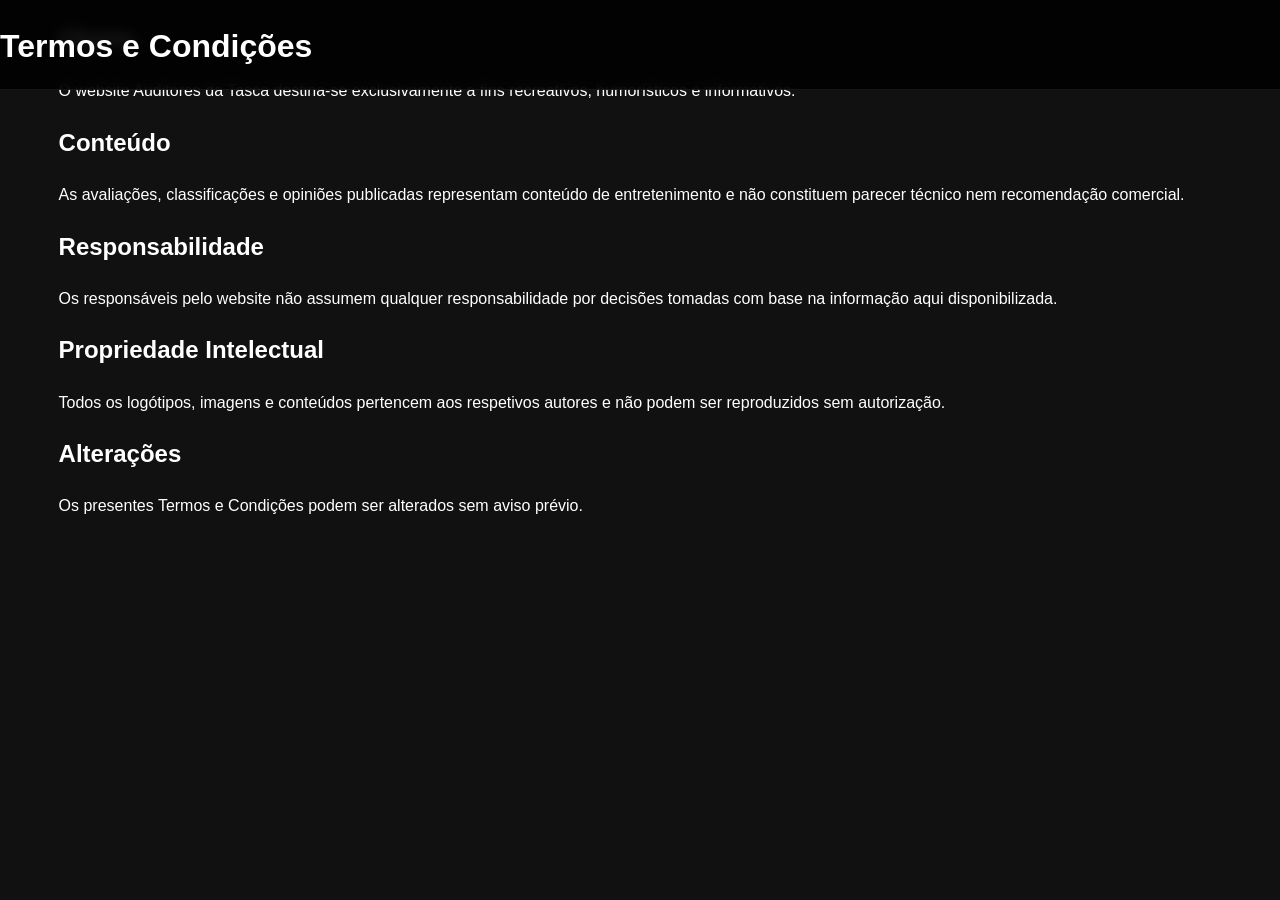
<file: termos.html>
<!DOCTYPE html>
<html lang="pt">
<head>
<meta charset="UTF-8">
<meta name="viewport" content="width=device-width, initial-scale=1.0">
<title>Termos e Condições | Auditores da Tasca</title>
  <link rel="icon" href="/favicon.ico" type="image/x-icon">
<link rel="stylesheet" href="assets/css/style.css">
</head>

<body>

<header>
<h1>Termos e Condições</h1>
</header>

<main class="container">

<h2>Objeto</h2>

<p>
O website Auditores da Tasca destina-se exclusivamente a fins recreativos, humorísticos e informativos.
</p>

<h2>Conteúdo</h2>

<p>
As avaliações, classificações e opiniões publicadas representam conteúdo de entretenimento e não constituem parecer técnico nem recomendação comercial.
</p>

<h2>Responsabilidade</h2>

<p>
Os responsáveis pelo website não assumem qualquer responsabilidade por decisões tomadas com base na informação aqui disponibilizada.
</p>

<h2>Propriedade Intelectual</h2>

<p>
Todos os logótipos, imagens e conteúdos pertencem aos respetivos autores e não podem ser reproduzidos sem autorização.
</p>

<h2>Alterações</h2>

<p>
Os presentes Termos e Condições podem ser alterados sem aviso prévio.
</p>

</main>

</body>
</html>
</file>
<file: assets/css/style.css>
/* =====================================================
   AUDITORES DA TASCA — STYLE.CSS
===================================================== */

/* ---------- BASE E VARIÁVEIS ---------- */

:root {
  --black: #0f0f0f;
  --black2: #181818;
  --black3: #222222;
  --white: #ffffff;
  --gold: #d9b16f;
  --gold-strong: #d4af37;
  --grey: #999999;
  --border: #333333;
  --shadow: 0 15px 35px rgba(0, 0, 0, 0.35);
  --radius: 10px;
  --transition: 0.3s ease;
}

*,
*::before,
*::after {
  box-sizing: border-box;
}

html {
  scroll-behavior: smooth;
}

body {
  min-width: 320px;
  overflow-x: hidden;
  background: #111111;
  color: var(--white);
  font-family: Arial, Helvetica, sans-serif;
  line-height: 1.6;
}

img {
  max-width: 100%;
  height: auto;
}

a {
  color: var(--white);
  text-decoration: none;
}

button,
input,
select,
textarea {
  font: inherit;
}

button {
  border: 0;
  cursor: pointer;
}

:focus-visible {
  outline: 3px solid var(--gold);
  outline-offset: 4px;
}

/* ---------- ESTRUTURA ---------- */

.container {
  width: min(92%, 1350px);
  margin-inline: auto;
}

.section {
  padding: 110px 0;
}

.section h2 {
  margin-bottom: 60px;
  text-align: center;
  font-size: clamp(2rem, 4vw, 2.625rem);
  letter-spacing: 2px;
}

.dark {
  background: var(--black2);
}

/* ---------- HEADER E NAVEGAÇÃO ---------- */

header {
  position: fixed;
  z-index: 999;
  top: 0;
  left: 0;
  width: 100%;
  height: 90px;
  border-bottom: 1px solid rgba(255, 255, 255, 0.08);
  background: rgba(0, 0, 0, 0.88);
  backdrop-filter: blur(6px);
  transition: height var(--transition), background var(--transition),
    box-shadow var(--transition);
}

header.scrolled {
  height: 78px;
  background: #000000;
  box-shadow: 0 10px 30px rgba(0, 0, 0, 0.45);
}

.header-wrapper {
  position: relative;
  display: flex;
  align-items: center;
  justify-content: space-between;
  width: 100%;
  min-height: 90px;
  gap: 30px;
}

.brand {
  display: flex;
  flex-shrink: 0;
  align-items: center;
}

.brand img {
  display: block;
  width: auto;
  height: 56px;
  transition: transform var(--transition);
}

.brand img:hover {
  transform: scale(1.03);
}

nav,
#mainNav {
  display: flex;
  align-items: center;
  gap: 28px;
}

nav a,
#mainNav a {
  position: relative;
  color: var(--white);
  font-size: 14px;
  letter-spacing: 2px;
  text-transform: uppercase;
  white-space: nowrap;
  transition: color var(--transition);
}

nav a::after,
#mainNav a::after {
  position: absolute;
  bottom: -8px;
  left: 0;
  width: 0;
  height: 2px;
  background: var(--gold);
  content: "";
  transition: width var(--transition);
}

nav a:hover,
#mainNav a:hover {
  color: var(--gold);
}

nav a:hover::after,
#mainNav a:hover::after {
  width: 100%;
}

.menu-toggle {
  display: none;
  padding: 5px;
  background: transparent;
  color: var(--white);
  font-size: 34px;
}

/* ---------- HERO ---------- */

.hero {
  position: relative;
  display: flex;
  min-height: 100vh;
  align-items: center;
  justify-content: center;
  padding: 120px 20px 80px;
  background:
    linear-gradient(rgba(0, 0, 0, 0.75), rgba(0, 0, 0, 0.8)),
    url("../img/hero.jpg") center / cover;
  text-align: center;
}

.hero-overlay {
  position: absolute;
  inset: 0;
  background: radial-gradient(
    circle at center,
    rgba(255, 255, 255, 0.04),
    rgba(0, 0, 0, 0.45)
  );
}

.hero-content {
  position: relative;
  z-index: 1;
  width: min(90%, 900px);
}

.hero-logo {
  width: min(230px, 60vw);
  margin-bottom: 35px;
  filter: drop-shadow(0 10px 25px rgba(0, 0, 0, 0.5));
}

.hero h1 {
  margin-bottom: 20px;
  font-size: clamp(2.25rem, 7vw, 4.25rem);
  font-weight: 900;
  letter-spacing: clamp(2px, 0.5vw, 5px);
  line-height: 1.05;
}

.hero h2 {
  margin-bottom: 25px;
  color: var(--gold);
  font-size: clamp(1.2rem, 3vw, 1.75rem);
  font-weight: 300;
}

.hero p {
  margin-bottom: 45px;
  color: #dddddd;
  font-size: clamp(1rem, 2vw, 1.25rem);
}

/* ---------- BOTÕES ---------- */

.buttons {
  display: flex;
  flex-wrap: wrap;
  justify-content: center;
  gap: 20px;
}

.btn {
  display: inline-block;
  padding: 18px 42px;
  border-radius: 4px;
  background: var(--gold);
  color: #000000;
  font-weight: 700;
  letter-spacing: 1px;
  text-align: center;
  text-transform: uppercase;
  transition: transform var(--transition), box-shadow var(--transition),
    background var(--transition), color var(--transition);
}

.btn:hover {
  transform: translateY(-4px);
  box-shadow: 0 12px 25px rgba(0, 0, 0, 0.35);
}

.btn-outline {
  border: 2px solid var(--white);
  background: transparent;
  color: var(--white);
}

.btn-outline:hover {
  background: var(--white);
  color: #000000;
}

/* ---------- ESTATÍSTICAS ---------- */

.stats {
  padding: 90px 0;
  border-top: 1px solid #222222;
  border-bottom: 1px solid #222222;
  background: var(--black2);
}

.stats .container {
  display: grid;
  grid-template-columns: repeat(4, 1fr);
  gap: 30px;
}

.stat {
  padding: 45px 20px;
  border: 1px solid var(--border);
  border-radius: 8px;
  background: #202020;
  text-align: center;
  transition: transform var(--transition), border-color var(--transition),
    box-shadow var(--transition);
}

.stat:hover {
  transform: translateY(-8px);
  border-color: var(--gold);
  box-shadow: var(--shadow);
}

.counter {
  display: block;
  margin-bottom: 15px;
  color: var(--gold);
  font-size: clamp(2.5rem, 5vw, 3.375rem);
  font-weight: 700;
}

.stat p {
  color: #cccccc;
  font-size: 14px;
  letter-spacing: 2px;
  text-transform: uppercase;
}

/* ---------- CARTÕES E NOTÍCIAS ---------- */

.cards {
  display: grid;
  grid-template-columns: repeat(4, 1fr);
  gap: 30px;
}

.card {
  overflow: hidden;
  padding: 35px;
  border: 1px solid var(--border);
  border-radius: var(--radius);
  background: #1b1b1b;
  transition: transform var(--transition), border-color var(--transition),
    box-shadow var(--transition);
}

.card:hover {
  transform: translateY(-10px);
  border-color: var(--gold);
  box-shadow: 0 20px 40px rgba(0, 0, 0, 0.4);
}

.card h3 {
  margin-bottom: 25px;
  color: var(--gold);
  font-size: 22px;
}

.card img {
  width: 100%;
  margin-bottom: 20px;
  border-radius: 12px;
  transition: transform var(--transition);
}

.card:hover img {
  transform: scale(1.03);
}

.card ul {
  list-style: none;
}

.card li {
  padding: 12px 0;
  border-bottom: 1px solid #2d2d2d;
  color: #dddddd;
}

.card li:last-child {
  border-bottom: 0;
}

.card-link {
  display: block;
  color: inherit;
  text-decoration: none;
}

.news {
  display: grid;
  grid-template-columns: repeat(3, 1fr);
  gap: 30px;
}

.news div {
  padding: 35px;
  border-left: 5px solid var(--gold);
  border-radius: 8px;
  background: #1d1d1d;
  transition: transform var(--transition), background var(--transition);
}

.news div:hover {
  transform: translateY(-8px);
  background: #242424;
}

.news h3 {
  margin-bottom: 15px;
  color: var(--gold);
}

.news p {
  color: #dddddd;
}

/* ---------- CTA E FOOTER ---------- */

.cta {
  padding: 110px 0;
  background:
    linear-gradient(rgba(0, 0, 0, 0.82), rgba(0, 0, 0, 0.82)),
    url("../img/wood.jpg") center / cover;
  text-align: center;
}

.cta h2 {
  margin-bottom: 25px;
  font-size: clamp(2rem, 5vw, 2.875rem);
}

.cta p {
  max-width: 750px;
  margin: 0 auto 45px;
  color: #dddddd;
  font-size: 20px;
}

footer {
  padding: 60px 0;
  border-top: 2px solid var(--gold);
  background: #080808;
  text-align: center;
}

footer img {
  width: min(240px, 70vw);
  margin-bottom: 25px;
}

footer p {
  margin: 8px 0;
  color: var(--grey);
}

/* ---------- ANIMAÇÕES DE ENTRADA ---------- */

.card,
.stat,
.news div,
.member {
  opacity: 0;
  transform: translateY(40px);
  transition: opacity 0.8s ease, transform 0.8s ease;
}

.card.show,
.stat.show,
.news div.show,
.member.show {
  opacity: 1;
  transform: translateY(0);
}

/* ---------- BOTÃO TOPO ---------- */

#backToTop {
  position: fixed;
  z-index: 9999;
  right: 25px;
  bottom: 25px;
  display: grid;
  width: 55px;
  height: 55px;
  place-items: center;
  border-radius: 50%;
  background: var(--gold);
  color: #000000;
  font-size: 22px;
  opacity: 0;
  pointer-events: none;
  transform: translateY(10px);
  transition: opacity var(--transition), transform var(--transition),
    box-shadow var(--transition);
}

#backToTop.show {
  opacity: 1;
  pointer-events: auto;
  transform: translateY(0);
}

#backToTop:hover {
  transform: translateY(-5px);
  box-shadow: 0 10px 25px rgba(0, 0, 0, 0.4);
}

/* ---------- TABELAS, FORMULÁRIOS E BADGES ---------- */

table,
.cert-table {
  width: 100%;
  margin-top: 30px;
  border-collapse: collapse;
}

table th,
.cert-table th {
  padding: 15px;
  background: var(--gold);
  color: #000000;
  text-transform: uppercase;
}

table td,
.cert-table td {
  padding: 15px;
  border-bottom: 1px solid var(--border);
  background: #1a1a1a;
}

table tr:hover td {
  background: var(--black3);
}

.cert-table {
  margin-bottom: 70px;
}

.cert-table th,
.cert-table td {
  padding: 18px;
}

.cert-table td {
  border-bottom-color: rgba(255, 255, 255, 0.08);
}

.cert-table tr:hover {
  background: rgba(255, 255, 255, 0.03);
}

.badge {
  display: inline-block;
  margin-top: 15px;
  padding: 8px 18px;
  border-radius: 25px;
  background: var(--gold-strong);
  color: #111111;
  font-size: 0.85rem;
  font-weight: 700;
  letter-spacing: 1px;
  text-transform: uppercase;
}

form {
  max-width: 900px;
  margin-inline: auto;
}

label {
  display: block;
  margin-bottom: 8px;
  color: var(--gold);
  font-weight: 700;
}

input,
select,
textarea {
  width: 100%;
  margin-bottom: 20px;
  padding: 15px;
  border: 1px solid #444444;
  border-radius: 8px;
  background: #1a1a1a;
  color: var(--white);
  font-size: 16px;
  transition: border-color var(--transition), box-shadow var(--transition);
}

input:focus,
select:focus,
textarea:focus {
  border-color: var(--gold);
  box-shadow: 0 0 10px rgba(214, 181, 107, 0.3);
  outline: 0;
}

.consentimento-rgpd {
  margin: 25px 0;
  padding: 15px;
  border: 1px solid #444444;
  border-left: 4px solid var(--gold);
  border-radius: 8px;
  background: #1d1d1d;
  font-size: 14px;
  line-height: 1.6;
}

.consentimento-rgpd label {
  display: flex;
  align-items: flex-start;
  gap: 10px;
  cursor: pointer;
}

.consentimento-rgpd input {
  width: auto;
  margin-top: 4px;
  margin-bottom: 0;
}

.consentimento-rgpd a {
  color: var(--gold);
  font-weight: 700;
}

.consentimento-rgpd a:hover {
  text-decoration: underline;
}

/* ---------- MEMBROS ---------- */

.member {
  padding: 30px;
  border: 1px solid var(--border);
  border-radius: var(--radius);
  background: #1c1c1c;
  text-align: center;
  transition: opacity 0.8s ease, transform 0.8s ease,
    border-color var(--transition);
}

.member:hover {
  transform: translateY(-8px);
  border-color: var(--gold);
}

.member img {
  width: 130px;
  height: 130px;
  margin-bottom: 20px;
  border: 3px solid var(--gold);
  border-radius: 50%;
  object-fit: cover;
}

.member h3 {
  margin-bottom: 10px;
  color: var(--gold);
}

/* ---------- CERTIFICAÇÕES ---------- */

.certification-card {
  border: 1px solid rgba(255, 255, 255, 0.08);
  text-align: center;
  transition: transform var(--transition), box-shadow var(--transition);
}

.certification-card:hover {
  transform: translateY(-8px);
  box-shadow: var(--shadow);
}

.cert-img {
  display: block;
  width: 160px;
  margin: 0 auto 25px;
}

.certification-card h3 {
  margin: 20px 0 15px;
}

.certification-card p {
  margin-bottom: 20px;
}

.certification-card .btn {
  width: 100%;
}

.cert-panel {
  display: none;
  margin: 40px 0;
  padding: 35px;
  border: 1px solid rgba(255, 255, 255, 0.08);
  border-radius: 18px;
  background: var(--black2);
}

.cert-panel.active {
  display: block;
  animation: fadePanel 0.35s ease;
}

.cert-panel h3 {
  margin-bottom: 25px;
  color: var(--gold-strong);
}

.cert-panel ul {
  margin: 20px 0 20px 20px;
}

.cert-panel li {
  margin-bottom: 10px;
}

.cert-panel .btn {
  margin-top: 20px;
}

.section-intro {
  max-width: 900px;
  margin: 0 auto 50px;
  color: #bbbbbb;
  line-height: 1.8;
  text-align: center;
}

.process-grid {
  display: grid;
  grid-template-columns: repeat(auto-fit, minmax(230px, 1fr));
  gap: 30px;
  margin-top: 60px;
}

.process-card {
  padding: 35px;
  border: 1px solid rgba(255, 255, 255, 0.08);
  border-radius: 18px;
  background: var(--black2);
  text-align: center;
  transition: transform var(--transition), box-shadow var(--transition);
}

.process-card:hover {
  transform: translateY(-8px);
  box-shadow: var(--shadow);
}

.process-number {
  display: grid;
  width: 70px;
  height: 70px;
  margin: 0 auto 25px;
  place-items: center;
  border-radius: 50%;
  background: var(--gold-strong);
  color: #111111;
  font-size: 28px;
  font-weight: 700;
}

.process-card h3 {
  margin-bottom: 15px;
}

.process-card p {
  color: #bbbbbb;
}

.process-card-full {
  grid-column: 1 / -1;
  max-width: 700px;
  margin-inline: auto;
}

.process-action {
  margin-top: 50px;
  text-align: center;
}

.process-button {
  display: inline-block;
  margin-top: 20px;
  padding: 12px 28px;
  border-radius: 30px;
  background: var(--gold-strong);
  color: #111111;
  font-weight: 700;
  transition: transform var(--transition), box-shadow var(--transition),
    background var(--transition);
}

.process-button:hover {
  transform: translateY(-2px);
  background: #e3c04b;
  box-shadow: 0 8px 20px rgba(212, 175, 55, 0.3);
}

.coming-icon {
  margin: 20px auto;
  font-size: 70px;
  text-align: center;
}

/* ---------- LOJA ---------- */

.store-placeholder {
  max-width: 850px;
  margin-inline: auto;
  padding: 70px 30px;
  text-align: center;
}

.store-icon {
  margin-bottom: 30px;
  font-size: 100px;
}

.store-placeholder h2 {
  margin-bottom: 25px;
}

.store-placeholder p {
  margin-bottom: 20px;
  color: #bbbbbb;
  font-size: 18px;
  line-height: 1.8;
}

/* ---------- VERIFICAÇÃO E CERTIFICADO ---------- */

.verify-box {
  display: flex;
  max-width: 700px;
  gap: 15px;
  margin: 40px auto;
}

.verify-box input {
  flex: 1;
  margin-bottom: 0;
  padding: 18px;
  border: 0;
  border-radius: 10px;
  font-size: 16px;
}

.cert-result {
  margin-top: 50px;
  padding: 40px;
  border: 1px solid rgba(255, 255, 255, 0.08);
  border-radius: 20px;
  background: var(--black2);
}

.cert-header {
  display: flex;
  align-items: center;
  justify-content: space-between;
  gap: 25px;
  margin-bottom: 40px;
  flex-wrap: wrap;
}

.cert-grid {
  display: grid;
  grid-template-columns: repeat(auto-fit, minmax(250px, 1fr));
  gap: 25px;
}

.cert-grid div {
  padding: 20px;
  border-radius: 12px;
  background: var(--black3);
}

.cert-grid strong {
  display: block;
  margin-bottom: 10px;
  color: var(--gold-strong);
}

.cert-grid span {
  font-size: 18px;
}

/* Certificado apresentado no browser e usado para exportação PDF */
.certificate {
  max-width: 950px;
  margin-inline: auto;
  padding: 50px;
  border: 8px solid var(--gold-strong);
  border-radius: 15px;
  background: #ffffff;
  color: #222222;
}

.certificate h1 {
  margin-bottom: 40px;
  font-size: 42px;
  text-align: center;
}

.certificate p {
  margin: 15px 0;
  font-size: 18px;
}

.certificate hr {
  margin: 30px 0;
}

.certificate-top {
  display: flex;
  align-items: center;
  gap: 30px;
  margin-bottom: 30px;
  flex-wrap: wrap;
}

.certificate-logo {
  width: 90px;
}

.certificate-top h2 {
  margin-bottom: 10px;
}

.certificate-header {
  margin-bottom: 40px;
  text-align: center;
}

.certificate-header h2 {
  margin: 20px 0 10px;
  color: #111111;
}

.certificate-header p {
  color: #777777;
  font-size: 18px;
  font-weight: 700;
  letter-spacing: 2px;
}

.certificate-status {
  margin-bottom: 40px;
  text-align: center;
}

.certificate-status h3 {
  margin-bottom: 15px;
  color: #111111;
}

.certificate-body {
  display: grid;
  grid-template-columns: repeat(auto-fit, minmax(250px, 1fr));
  gap: 25px;
  margin: 40px 0;
}

.certificate-item {
  padding: 20px;
  border-radius: 12px;
  background: #f5f5f5;
}

.certificate-item strong {
  display: block;
  margin-bottom: 8px;
  color: #555555;
}

.certificate-item span {
  color: #111111;
  font-weight: 700;
}

.certificate-footer {
  margin-top: 40px;
  text-align: center;
}

.certificate-qr {
  display: flex;
  width: 160px;
  height: 160px;
  align-items: center;
  justify-content: center;
  margin: 0 auto 30px;
  padding: 10px;
  border-radius: 8px;
  background: #ffffff;
  overflow: hidden;
}

/*
  QRCode.js pode usar canvas, imagem ou table consoante o browser.
  Por defeito, mostra uma única versão. Durante PDF, a imagem temporária
  recebe a classe .qr-pdf-temporario e é mostrada pelo JavaScript.
*/
#qrCode canvas,
#qrCode img.qr-pdf-temporario,
#qrCode table {
  display: block;
  max-width: 140px;
  max-height: 140px;
  margin: 0 auto;
}

#qrCode img:not(.qr-pdf-temporario) {
  display: none;
}

.badge-image {
  display: block;
  width: 180px;
  margin: 20px auto;
}

/* ---------- SCROLLBAR E SELEÇÃO ---------- */

::-webkit-scrollbar {
  width: 10px;
}

::-webkit-scrollbar-track {
  background: #111111;
}

::-webkit-scrollbar-thumb {
  border-radius: 20px;
  background: var(--gold);
}

::selection {
  background: var(--gold);
  color: #000000;
}

/* ---------- ANIMAÇÕES ---------- */

@keyframes fadePanel {
  from {
    opacity: 0;
    transform: translateY(20px);
  }

  to {
    opacity: 1;
    transform: translateY(0);
  }
}

/* ---------- RESPONSIVIDADE ---------- */

@media (max-width: 1200px) {
  .cards {
    grid-template-columns: repeat(2, 1fr);
  }

  .news {
    grid-template-columns: repeat(2, 1fr);
  }

  .stats .container {
    grid-template-columns: repeat(2, 1fr);
  }
}

@media (max-width: 900px) {
  header {
    height: auto;
    min-height: 80px;
  }

  header.scrolled {
    height: auto;
  }

  .header-wrapper {
    min-height: 80px;
    padding: 8px 0;
    flex-wrap: wrap;
    justify-content: center;
    gap: 6px 15px;
  }

  .brand img {
    height: 60px;
  }

  nav,
  #mainNav {
    width: 100%;
    justify-content: center;
    gap: 6px 8px;
    padding: 0 6px;
    flex-wrap: wrap;
  }

  nav a,
  #mainNav a {
    width: auto;
    padding: 4px 0;
    border: 0;
    font-size: 8px;
    letter-spacing: 1px;
  }

  nav a::after,
  #mainNav a::after {
    bottom: -3px;
  }

  .hero {
    min-height: 85vh;
    padding-top: 160px;
  }

  .hero-logo {
    width: 170px;
    margin-bottom: 30px;
  }

  .hero h1 {
    margin: 0;
    font-size: 2.4rem;
  }

  .hero h2 {
    margin: 25px 0 15px;
    font-size: 1.2rem;
  }

  .hero p {
    margin-bottom: 35px;
    font-size: 1rem;
  }

  .section {
    padding: 70px 0;
  }

  .section h2 {
    margin-bottom: 40px;
  }

  .buttons {
    width: 100%;
    flex-direction: column;
    gap: 15px;
  }

  .buttons .btn {
    width: 100%;
  }

  .cards,
  .news,
  .members,
  .stats .container,
  .cert-grid,
  .products-grid {
    grid-template-columns: 1fr;
    gap: 20px;
  }

  .card,
  .member,
  .product-card,
  .stat {
    width: 100%;
  }

  .certificate {
    padding: 25px;
  }

  .certificate-header h2 {
    font-size: 1.8rem;
  }

  .certificate-body {
    grid-template-columns: 1fr;
  }

  .badge-image {
    width: 140px;
  }

  .verify-box {
    flex-direction: column;
  }

  .cert-img {
    width: 120px;
  }

  .cert-panel {
    padding: 25px;
  }
}

@media (max-width: 700px) {
  .btn {
    width: min(280px, 100%);
  }

  footer img {
    width: 180px;
  }

  .cert-result {
    padding: 25px 20px;
  }

  .certificate-top {
    justify-content: center;
    text-align: center;
  }
}

@media (max-width: 500px) {
  .hero-logo {
    width: 150px;
  }

  .hero h1 {
    font-size: 34px;
  }

  .hero h2 {
    font-size: 18px;
  }

  .hero p {
    font-size: 16px;
  }

  .certificate {
    padding: 18px;
    border-width: 5px;
  }

  .certificate-header p {
    font-size: 14px;
    letter-spacing: 1px;
  }

  .certificate-qr {
    margin-bottom: 20px;
  }

  #backToTop {
    right: 16px;
    bottom: 16px;
    width: 48px;
    height: 48px;
  }
}

/* ---------- ACESSIBILIDADE E IMPRESSÃO ---------- */

@media (prefers-reduced-motion: reduce) {
  html {
    scroll-behavior: auto;
  }

  *,
  *::before,
  *::after {
    animation-duration: 0.01ms !important;
    animation-iteration-count: 1 !important;
    scroll-behavior: auto !important;
    transition-duration: 0.01ms !important;
  }
}

@media print {
  header,
  footer,
  .btn,
  #backToTop,
  .no-print {
    display: none !important;
  }

  body {
    background: #ffffff;
    color: #000000;
  }

  .certificate {
    padding: 20px;
    border: 0;
  }
}
</file>
